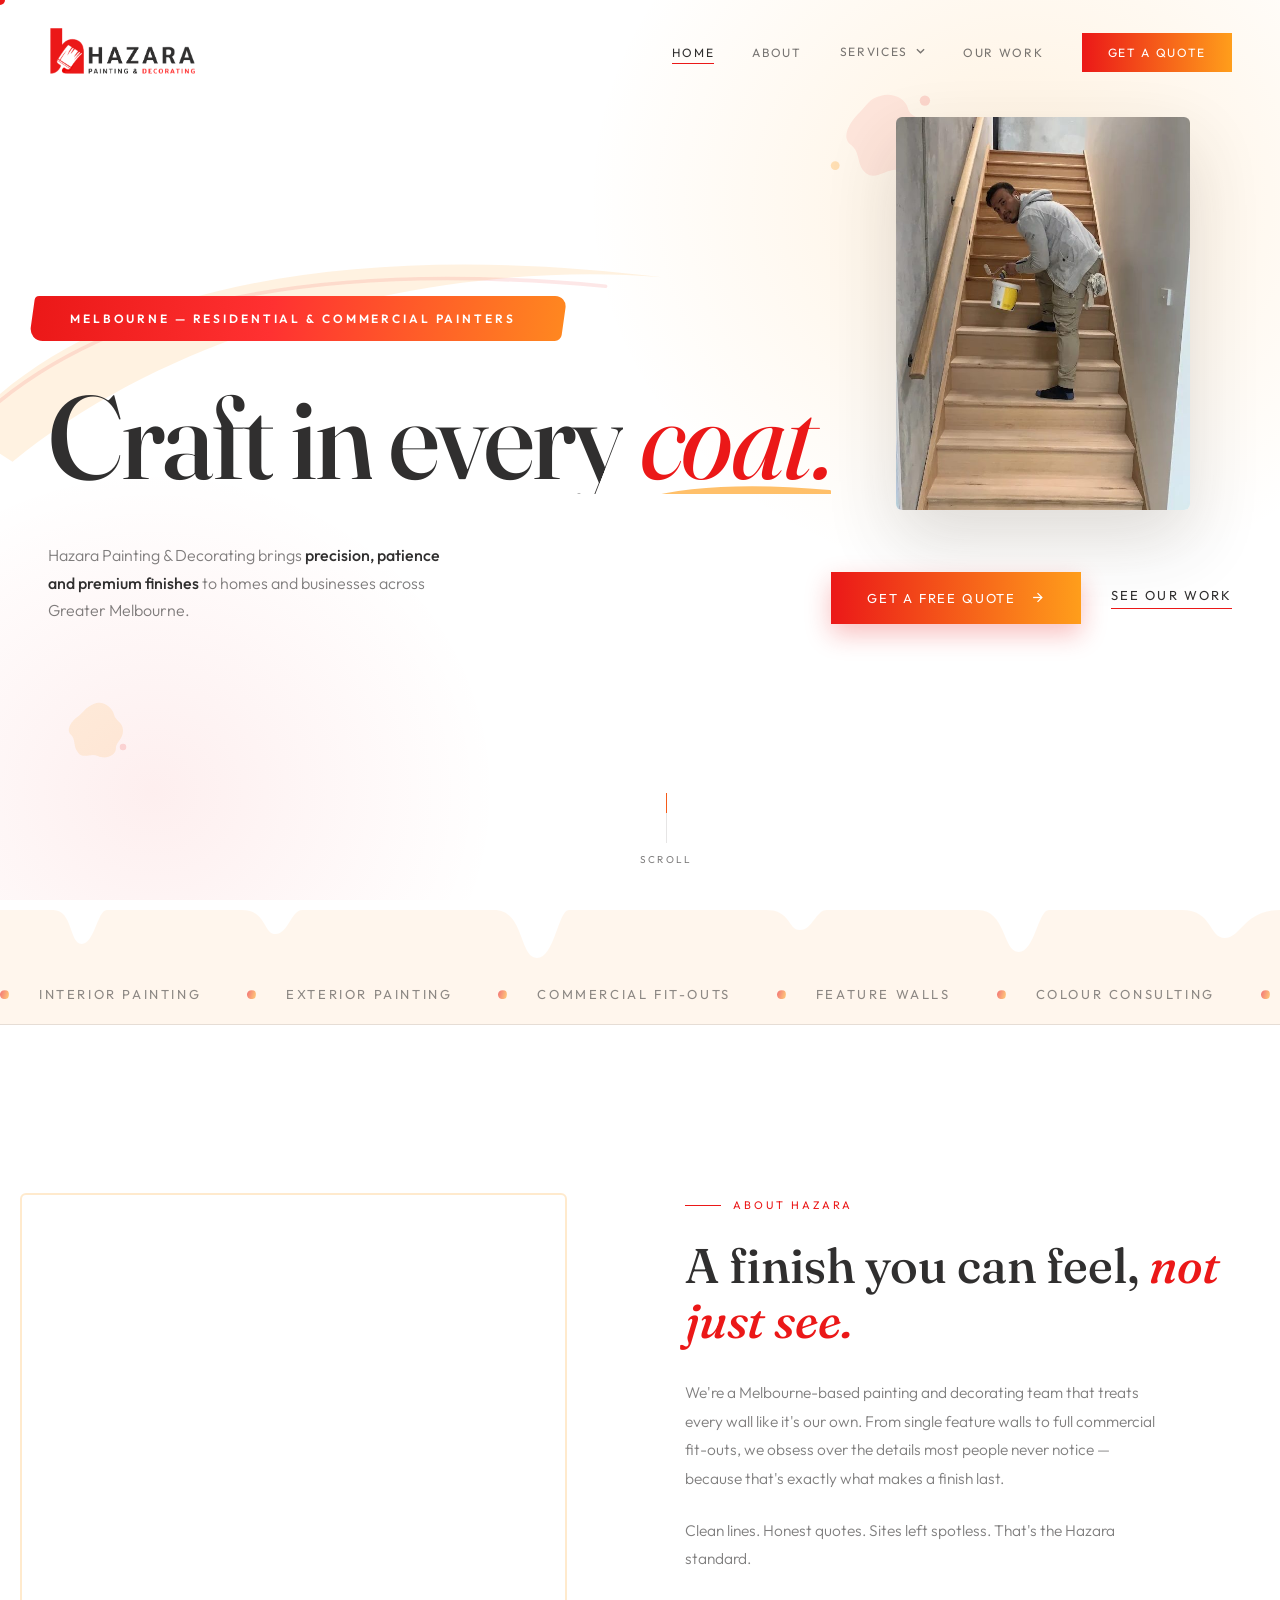
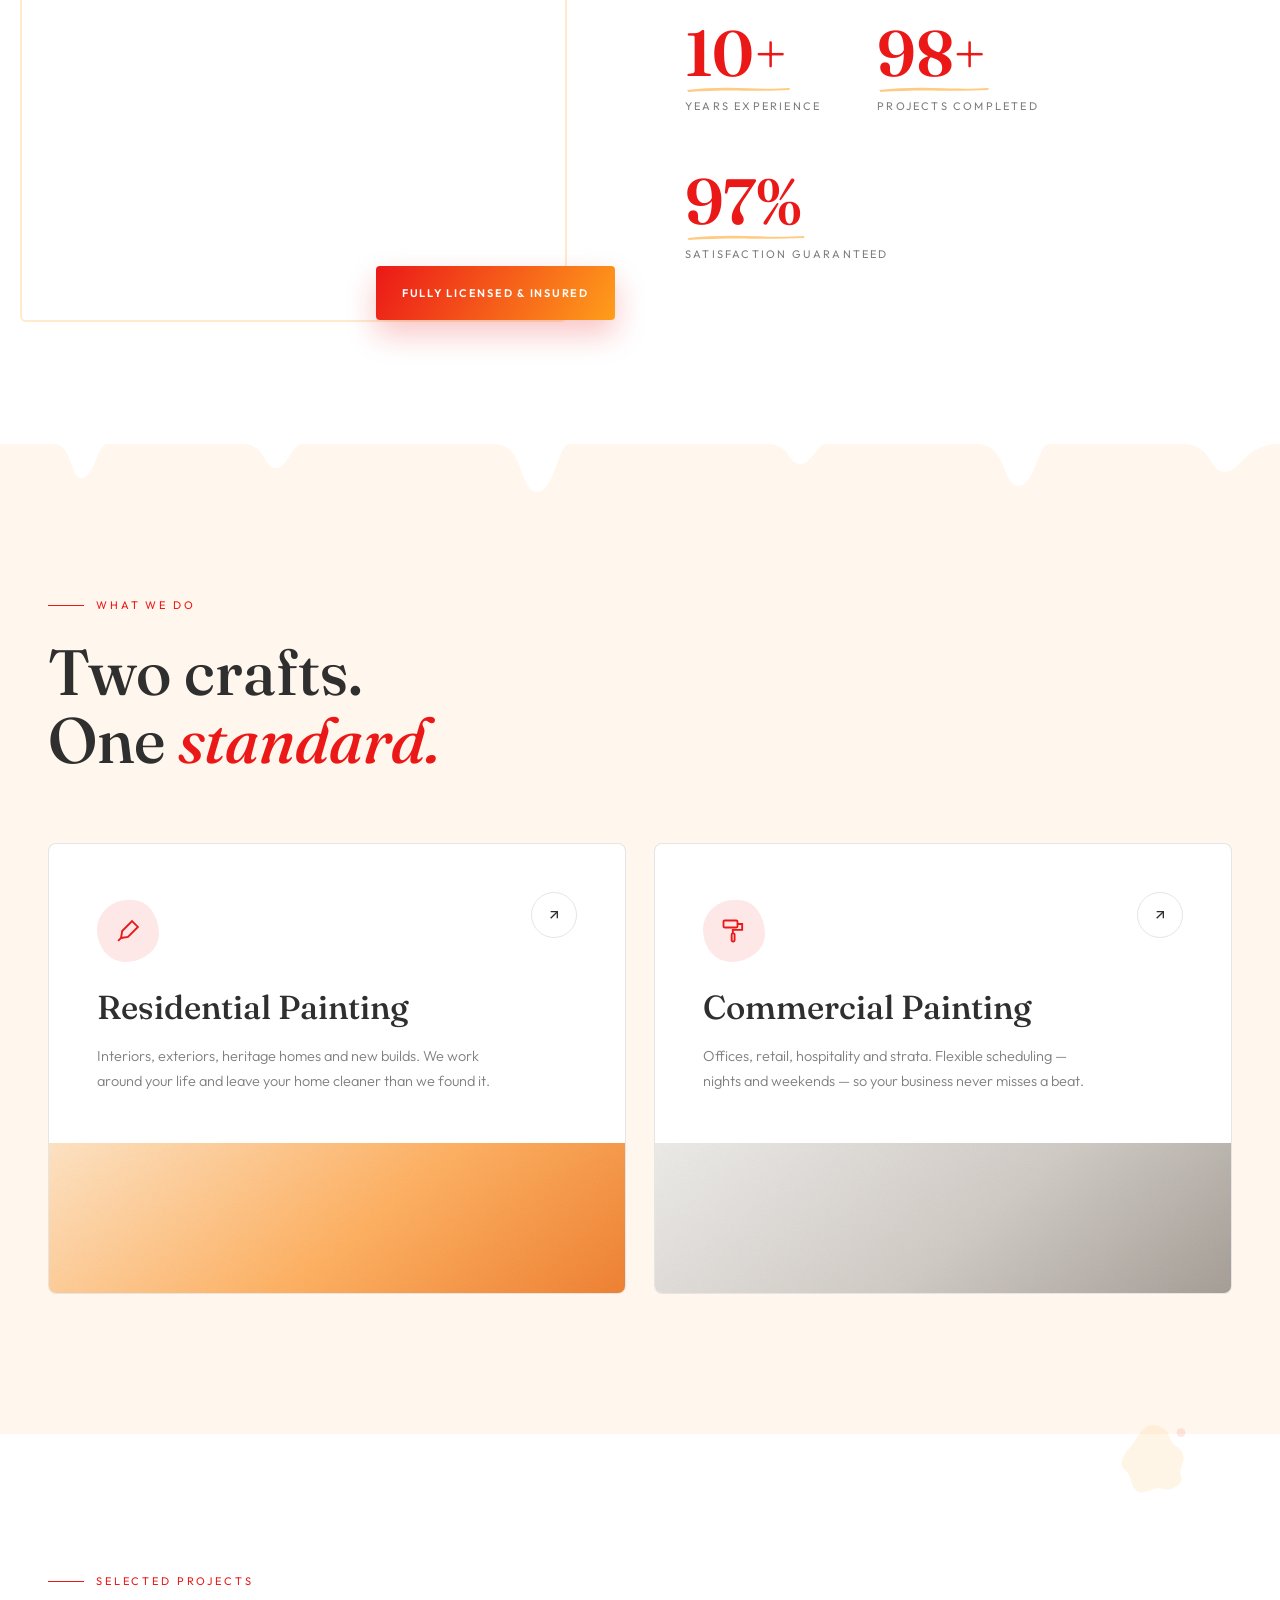
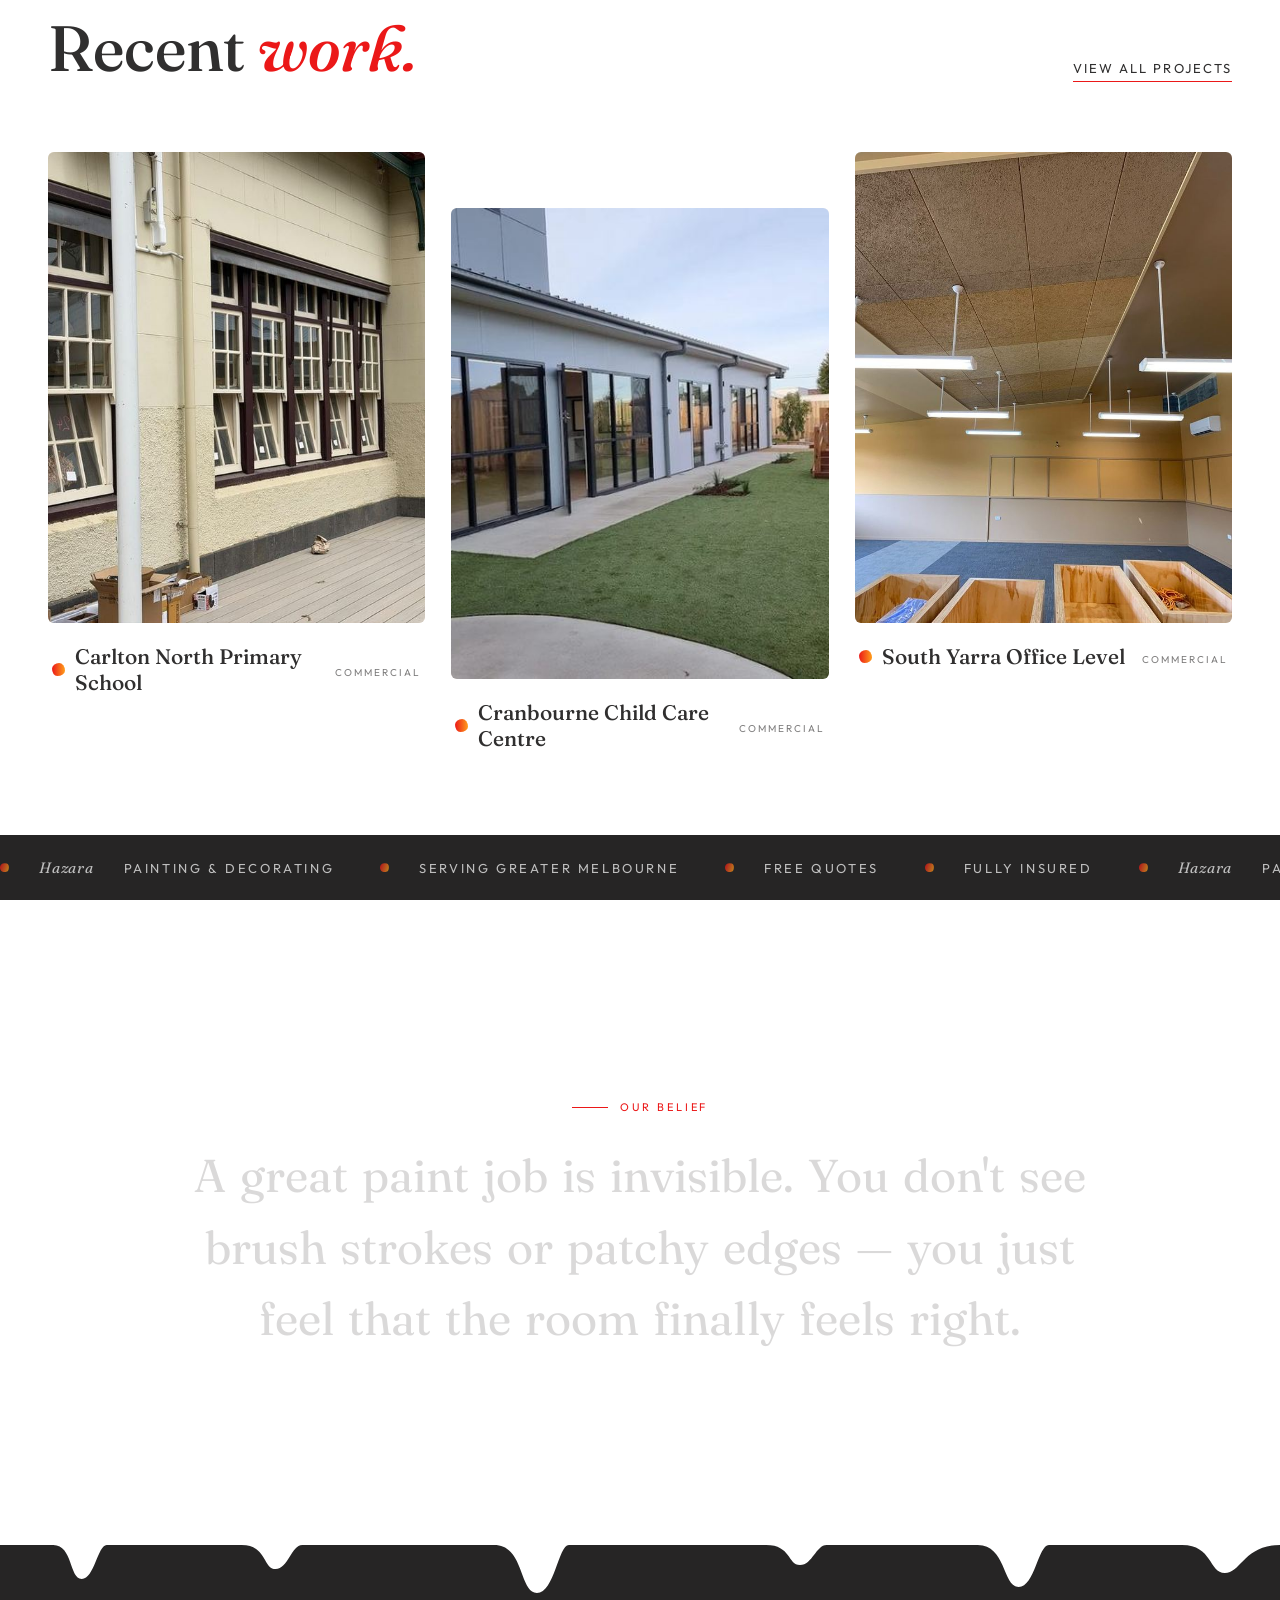
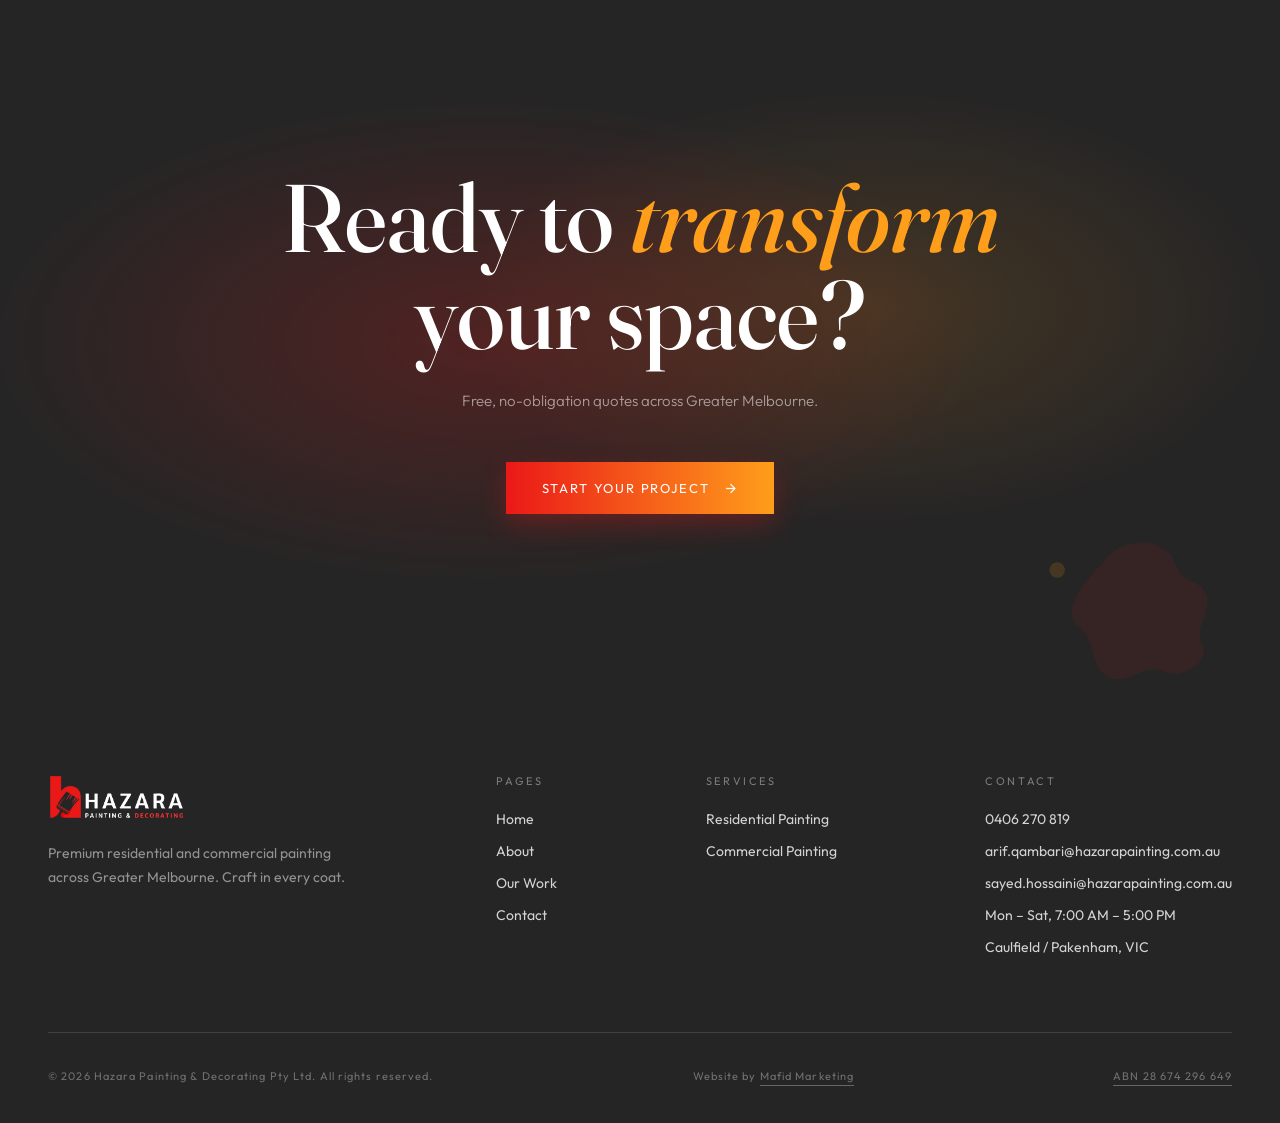
<file: index.html>
<!DOCTYPE html>
<html lang="en">
<head>
<meta charset="UTF-8">
<meta name="viewport" content="width=device-width, initial-scale=1.0">
<title>Hazara Painting &amp; Decorating — Melbourne Painters</title>
<meta name="description" content="Premium residential and commercial painting across Greater Melbourne. Craft in every coat.">
<meta name="theme-color" content="#EB1818">
<link rel="icon" type="image/png" href="/assets/favicon.png">
<link rel="apple-touch-icon" sizes="180x180" href="/assets/apple-touch-icon.png">
<link rel="icon" type="image/png" sizes="32x32" href="/assets/favicon-32.png">
<link rel="canonical" href="https://hazarapainting.com.au/">
<meta property="og:url" content="https://hazarapainting.com.au/">
<meta property="og:type" content="website">
<meta property="og:site_name" content="Hazara Painting &amp; Decorating">
<meta property="og:title" content="Hazara Painting &amp; Decorating — Melbourne Painters">
<meta property="og:description" content="Premium residential and commercial painting across Greater Melbourne. Craft in every coat.">
<meta property="og:image" content="https://hazarapainting.com.au/assets/og-image.jpg">
<meta name="twitter:card" content="summary_large_image">
<meta name="twitter:title" content="Hazara Painting &amp; Decorating — Melbourne Painters">
<meta name="twitter:description" content="Premium residential and commercial painting across Greater Melbourne. Craft in every coat.">
<meta name="twitter:image" content="https://hazarapainting.com.au/assets/og-image.jpg">
<link rel="preconnect" href="https://fonts.googleapis.com">
<link href="https://fonts.googleapis.com/css2?family=Fraunces:ital,opsz,wght@0,9..144,400;0,9..144,500;0,9..144,600;1,9..144,400;1,9..144,500&family=Outfit:wght@300;400;500;600;700&display=swap" rel="stylesheet">
<link rel="stylesheet" href="/css/style.css">
<link rel="stylesheet" href="/css/home-red.css">
<style>
  /* ── HERO ── */
  #hero {
    min-height: 100vh;
    display: flex; flex-direction: column; justify-content: center;
    padding: 130px 48px 110px;
    overflow: hidden;
  }
  .hero-wash {
    position: absolute; inset: 0; pointer-events: none;
    background:
      radial-gradient(ellipse 55% 70% at 80% 22%, rgba(255, 158, 27, 0.14) 0%, transparent 62%),
      radial-gradient(ellipse 45% 60% at 12% 88%, rgba(235, 24, 24, 0.07) 0%, transparent 60%);
  }
  .hero-swoosh {
    position: absolute; left: -60px; top: 22%;
    width: min(58vw, 760px); height: auto;
    transform: rotate(-4deg); z-index: 0;
    pointer-events: none;
  }

  /* (painted stripe + roller styles live in css/home-red.css — shared by all pages) */

  .hero-headline {
    font-family: var(--serif); font-weight: 500;
    font-size: clamp(54px, 9.2vw, 134px);
    line-height: 0.98; letter-spacing: -0.02em;
    position: relative; z-index: 1;
  }
  .hero-headline em {
    font-style: italic; font-weight: 400; color: var(--red);
    position: relative;
  }
  .coat-stroke {
    position: absolute; left: -3%; bottom: -0.1em;
    width: 106%; height: 0.36em;
    overflow: visible; pointer-events: none;
  }
  .coat-stroke path {
    stroke: var(--amber); stroke-width: 11;
    stroke-linecap: round; fill: none; opacity: .65;
    stroke-dasharray: 1; stroke-dashoffset: 1;
    animation: drawStroke .7s 2.6s var(--ease-out) forwards;
  }
  @keyframes drawStroke { to { stroke-dashoffset: 0; } }

  .hero-sub {
    display: flex; justify-content: space-between; align-items: flex-end;
    gap: 40px; flex-wrap: wrap;
    margin-top: 48px; position: relative; z-index: 1;
  }
  .hero-desc {
    max-width: 400px; font-size: 16px; line-height: 1.7;
    color: var(--ink-soft); font-weight: 300;
  }
  .hero-desc strong { color: var(--ink); font-weight: 500; }
  .hero-actions { display: flex; align-items: center; gap: 30px; flex-wrap: wrap; }

  .hero-swatch {
    position: absolute; top: 13%; right: 7%;
    width: clamp(200px, 23vw, 360px); aspect-ratio: 3/4;
    z-index: 0; opacity: 0;
    animation: fadeUp 1.2s 1.9s var(--ease-out) forwards;
    box-shadow: 0 30px 70px rgba(48,47,47,.16);
    border-radius: 6px; overflow: hidden;
  }
  .hero-swatch .ph-inner { position: absolute; inset: 0; }
  .hero-swatch .ph-tag { bottom: auto; top: 12px; }
  .hero-splat-1 { top: 8%; right: 26%; width: 130px; animation: floatY 6s ease-in-out infinite; }
  .hero-splat-2 { bottom: 14%; left: 4%; width: 90px; animation: floatY 7s 1s ease-in-out infinite; }

  .scroll-hint {
    position: absolute; bottom: 34px; left: 50%; transform: translateX(-50%);
    display: flex; flex-direction: column; align-items: center; gap: 10px;
    font-size: 10px; letter-spacing: 0.22em; text-transform: uppercase;
    color: var(--ink-soft); opacity: 0;
    animation: fadeUp 1s 2.9s forwards;
  }
  .scroll-hint-line {
    width: 1px; height: 50px; overflow: hidden; position: relative;
    background: var(--line);
  }
  .scroll-hint-line::after {
    content: ''; position: absolute; top: 0; left: 0; width: 100%; height: 40%;
    background: var(--grad);
    animation: scrollDrop 1.8s var(--ease-inout) infinite;
  }
  @keyframes scrollDrop {
    0% { transform: translateY(-100%); }
    60%, 100% { transform: translateY(260%); }
  }

  /* ── INTRO ── */
  #intro {
    display: grid; grid-template-columns: 1fr 1fr; gap: 90px;
    align-items: center;
  }
  .intro-img { aspect-ratio: 3/4; position: relative; }
  .intro-img .ph { position: absolute; inset: 0; border-radius: 6px; }
  .intro-frame {
    position: absolute; top: 28px; left: -28px; right: 28px; bottom: -28px;
    border: 2px solid var(--amber-soft); border-radius: 6px; z-index: -1;
  }
  .intro-tag {
    position: absolute; bottom: -26px; right: -20px;
    background: linear-gradient(120deg, var(--red), var(--amber));
    color: #fff;
    font-size: 11px; letter-spacing: .16em; text-transform: uppercase; font-weight: 600;
    padding: 20px 26px; z-index: 2; border-radius: 4px;
    box-shadow: 0 14px 30px rgba(235,24,24,.25);
  }
  .intro-headline {
    font-family: var(--serif); font-weight: 500;
    font-size: clamp(36px, 3.8vw, 56px); line-height: 1.12;
    margin-bottom: 28px;
  }
  .intro-headline em { font-style: italic; color: var(--red); }
  .intro-text {
    font-size: 15.5px; line-height: 1.85; color: var(--ink-soft);
    font-weight: 300; margin-bottom: 20px; max-width: 480px;
  }
  .stats-row { display: flex; gap: 56px; margin-top: 48px; flex-wrap: wrap; }
  .stat-num { color: var(--red); position: relative; display: inline-block; padding-bottom: 6px; }
  .stat-num::after {
    content: ''; position: absolute; left: 0; right: -6px; bottom: -2px; height: 8px;
    background: url("data:image/svg+xml,%3Csvg xmlns='http://www.w3.org/2000/svg' viewBox='0 0 200 24' preserveAspectRatio='none'%3E%3Cpath d='M4 15 C40 8 78 7 118 10 C150 12 178 11 196 9 L195 15 C170 17 140 18 108 17 C72 16 36 18 6 21 Z' fill='%23FF9E1B' fill-opacity='0.55'/%3E%3C/svg%3E") no-repeat center / 100% 100%;
  }

  /* ── SERVICES TEASER ── */
  #services-teaser { background: var(--bg-deep); }
  .st-header { display: flex; align-items: flex-end; justify-content: space-between; gap: 30px; flex-wrap: wrap; margin-bottom: 70px; }
  .st-headline {
    font-family: var(--serif); font-weight: 500;
    font-size: clamp(38px, 5vw, 72px); line-height: 1.05;
  }
  .st-headline em { font-style: italic; color: var(--red); }
  .st-grid { display: grid; grid-template-columns: 1fr 1fr; gap: 28px; }
  .st-card {
    position: relative; display: block; text-decoration: none; color: var(--ink);
    background: var(--bg); border: 1px solid var(--line); border-radius: 8px;
    padding: 56px 48px 200px; overflow: hidden;
    transition: border-color .4s, transform .5s var(--ease-out), box-shadow .5s;
  }
  .st-card:hover {
    border-color: rgba(235,24,24,.4);
    transform: translateY(-8px);
    box-shadow: 0 24px 50px rgba(48,47,47,.12);
  }
  .st-icon {
    width: 62px; height: 62px; margin-bottom: 24px;
    border-radius: 50% 42% 55% 45% / 48% 55% 45% 52%;
    background: var(--accent-soft);
    display: flex; align-items: center; justify-content: center;
    transition: transform .5s var(--ease-out), background .4s;
  }
  .st-card:hover .st-icon { transform: rotate(-10deg) scale(1.08); background: var(--amber-soft); }
  .st-icon svg { width: 28px; height: 28px; stroke: var(--red); fill: none; stroke-width: 1.6; }
  .st-card h3 {
    font-family: var(--serif); font-weight: 500;
    font-size: clamp(26px, 2.6vw, 38px); margin-bottom: 16px;
    transition: color .3s;
  }
  .st-card:hover h3 { color: var(--red); }
  .st-card p { font-size: 14.5px; line-height: 1.75; color: var(--ink-soft); font-weight: 300; max-width: 400px; }
  .st-card-arrow {
    position: absolute; top: 48px; right: 48px;
    width: 46px; height: 46px; border: 1px solid var(--line); border-radius: 50%;
    display: flex; align-items: center; justify-content: center;
    transition: background .35s, border-color .35s, transform .45s var(--ease-out);
  }
  .st-card:hover .st-card-arrow {
    background: linear-gradient(120deg, var(--red), var(--amber));
    border-color: transparent;
    transform: rotate(45deg);
  }
  .st-card-arrow svg { width: 16px; height: 16px; stroke: var(--ink); transition: stroke .3s; }
  .st-card:hover .st-card-arrow svg { stroke: #fff; }
  .st-card-strip {
    position: absolute; left: 0; right: 0; bottom: 0; height: 150px;
    transition: height .5s var(--ease-out);
  }
  .st-card:hover .st-card-strip { height: 170px; }

  /* ── FEATURED WORK ── */
  #featured-work { position: relative; }
  .fw-header { display: flex; align-items: flex-end; justify-content: space-between; gap: 30px; flex-wrap: wrap; margin-bottom: 70px; }
  .fw-headline {
    font-family: var(--serif); font-weight: 500;
    font-size: clamp(38px, 5vw, 72px); line-height: 1.05;
  }
  .fw-headline em { font-style: italic; color: var(--red); }
  .fw-grid { display: grid; grid-template-columns: repeat(3, 1fr); gap: 26px; }
  .fw-card { text-decoration: none; color: var(--ink); display: block; }
  .fw-card .ph { aspect-ratio: 4/5; border-radius: 6px; }
  .fw-card:nth-child(2) { transform: translateY(56px); }
  .fw-meta { padding: 20px 4px 0; display: flex; justify-content: space-between; align-items: baseline; gap: 12px; }
  .fw-title { font-family: var(--serif); font-size: 21px; font-weight: 500; display: flex; align-items: center; gap: 10px; }
  .fw-title .swatch {
    width: 13px; height: 13px; flex-shrink: 0;
    background: var(--grad);
    border-radius: 55% 45% 60% 40% / 45% 60% 40% 55%;
  }
  .fw-cat { font-size: 10px; letter-spacing: .2em; text-transform: uppercase; color: var(--ink-soft); white-space: nowrap; }
  .fw-splat { top: -30px; right: 6%; width: 110px; }

  /* ── BELIEF ── */
  #belief { text-align: center; padding-top: 200px; padding-bottom: 180px; }
  .belief-headline {
    font-family: var(--serif); font-weight: 400;
    font-size: clamp(26px, 3.6vw, 50px); line-height: 1.55;
    max-width: 920px; margin: 0 auto;
  }
  .belief-headline .w { color: rgba(48,47,47,0.18); transition: color .35s, background .35s; padding: 0 2px; }
  .belief-headline .w.lit {
    color: var(--ink);
    background: linear-gradient(transparent 58%, var(--amber-soft) 58%, var(--amber-soft) 94%, transparent 94%);
  }
  .belief-headline .w.accent.lit { color: var(--red); font-style: italic; }

  /* ── CTA ── */
  #cta {
    background: #262525; color: #fff;
    text-align: center; overflow: hidden;
    padding: 170px 48px;
  }
  .cta-glow {
    position: absolute; inset: 0;
    background:
      radial-gradient(ellipse 55% 50% at 38% 50%, rgba(235,24,24,.22) 0%, transparent 70%),
      radial-gradient(ellipse 45% 45% at 68% 45%, rgba(255,158,27,.14) 0%, transparent 70%);
    animation: pulseSoft 5s ease-in-out infinite;
  }
  .cta-headline {
    font-family: var(--serif); font-weight: 500;
    font-size: clamp(44px, 7.5vw, 110px); line-height: 1.02;
    margin-bottom: 24px; position: relative;
  }
  .cta-headline em { font-style: italic; color: var(--amber); }
  .cta-sub { font-size: 15px; color: rgba(255,255,255,.55); margin-bottom: 52px; font-weight: 300; position: relative; }
  #cta .btn { position: relative; }
  .cta-splat { bottom: -40px; right: 3%; width: 220px; opacity: .5; }

  @media (max-width: 900px) {
    #hero { padding: 120px 24px 110px; }
    .hero-swatch, .hero-swoosh, .hero-splat-1 { display: none; }
    #intro { grid-template-columns: 1fr; gap: 0; }
    .intro-img { display: none; } /* placeholder panel hidden on mobile until a real photo exists */
    .st-grid { grid-template-columns: 1fr; }
    .st-card { padding: 44px 28px 190px; }
    .fw-grid { grid-template-columns: 1fr; }
    .fw-card:nth-child(2) { transform: none; }
  }
</style>
<script type="application/ld+json">
{
  "@context": "https://schema.org",
  "@type": "HousePainter",
  "name": "Hazara Painting & Decorating Pty Ltd",
  "image": "https://hazarapainting.com.au/assets/logo.png",
  "logo": "https://hazarapainting.com.au/assets/logo.png",
  "telephone": "+61 406 270 819",
  "email": "arif.qambari@hazarapainting.com.au",
  "url": "https://hazarapainting.com.au/",
  "taxID": "28674296649",
  "address": [
    { "@type": "PostalAddress", "addressLocality": "Caulfield", "addressRegion": "VIC", "addressCountry": "AU" },
    { "@type": "PostalAddress", "addressLocality": "Pakenham", "addressRegion": "VIC", "addressCountry": "AU" }
  ],
  "areaServed": "Greater Melbourne",
  "openingHoursSpecification": {
    "@type": "OpeningHoursSpecification",
    "dayOfWeek": ["Monday","Tuesday","Wednesday","Thursday","Friday","Saturday"],
    "opens": "07:00",
    "closes": "17:00"
  },
  "priceRange": "$"
}
</script>
</head>
<body>
<a class="skip-link" href="#hero">Skip to content</a>

<div id="wipe">
  <span class="wipe-word"><img src="/assets/mark.png" alt="" class="wipe-mark"></span>
  <div class="wipe-col"></div>
  <div class="wipe-col"></div>
  <div class="wipe-col"></div>
  <div class="wipe-col"></div>
</div>
<div id="cursor"><span class="cursor-label"></span></div>
<div id="cursor-ring"></div>

<nav>
  <a href="/" class="nav-logo" aria-label="Hazara Painting & Decorating — home">
    <img src="/assets/logo.png" alt="Hazara Painting & Decorating" class="nav-logo-img">
  </a>
  <button class="nav-burger" aria-label="Menu"><span></span><span></span><span></span></button>
  <ul class="nav-links">
    <li><a href="/" class="active">Home</a></li>
    <li><a href="/about/">About</a></li>
    <li class="nav-drop">
      <span class="nav-drop-label">Services
        <svg viewBox="0 0 10 6" fill="none" stroke-width="1.5"><polyline points="1 1 5 5 9 1"/></svg>
      </span>
      <ul class="nav-drop-menu">
        <li><a href="/residential/">Residential Painting</a></li>
        <li><a href="/commercial/">Commercial Painting</a></li>
      </ul>
    </li>
    <li><a href="/work/">Our Work</a></li>
    <li><a href="/contact/" class="nav-cta">Get a Quote</a></li>
  </ul>
</nav>

<!-- ═══ HERO ═══ -->
<section id="hero">
  <div class="hero-wash"></div>

  <svg class="hero-swoosh" viewBox="0 0 600 220" fill="none">
    <path d="M14 168 C120 62 330 34 586 84 C420 58 200 92 52 196 Z" fill="#FF9E1B" opacity="0.13"/>
    <path d="M40 150 C150 70 320 52 540 88" stroke="#EB1818" stroke-opacity="0.10" stroke-width="3" stroke-linecap="round"/>
  </svg>

  <svg class="splat hero-splat-1" viewBox="0 0 100 100">
    <path d="M50 18c8-2 18 2 20 10s12 6 14 14-6 14-2 22-10 16-18 12-18 8-26 2-4-16-12-22 0-18 6-24 8-12 18-14z" fill="#EB1818" opacity=".08"/>
    <circle cx="83" cy="22" r="4" fill="#EB1818" opacity=".14"/>
    <circle cx="14" cy="72" r="3.4" fill="#FF9E1B" opacity=".28"/>
  </svg>
  <svg class="splat hero-splat-2" viewBox="0 0 100 100">
    <path d="M48 22c10-4 20 4 22 12s10 8 10 18-8 12-8 20-12 12-20 8-16 4-22-4-2-14-8-20 2-16 8-20 8-10 18-14z" fill="#FF9E1B" opacity=".13"/>
    <circle cx="80" cy="70" r="3.6" fill="#EB1818" opacity=".14"/>
  </svg>

  <div class="hero-swatch">
    <img src="/assets/hero-painter.jpg" class="ph-img" alt="Hazara painter working on a staircase with a roller">
  </div>

  <!-- roller paints the stripe, then the eyebrow appears on it -->
  <div class="paint-stripe">
    <div class="stripe-fill">
      <svg class="stripe-roller" viewBox="0 0 90 130">
        <defs>
          <linearGradient id="rollGrad" x1="0" y1="0" x2="0" y2="1">
            <stop offset="0" stop-color="#FF3131"/>
            <stop offset="1" stop-color="#FF9E1B"/>
          </linearGradient>
        </defs>
        <path d="M52 44 L76 20 L84 28 L62 52" fill="none" stroke="#5B5757" stroke-width="7" stroke-linejoin="round"/>
        <rect x="66" y="2" width="30" height="13" rx="6.5" transform="rotate(42 81 8)" fill="#302F2F"/>
        <rect x="28" y="36" width="27" height="80" rx="13" fill="url(#rollGrad)" stroke="#B80F0F" stroke-width="1.5"/>
        <rect x="33" y="42" width="6" height="68" rx="3" fill="rgba(255,255,255,.4)"/>
      </svg>
    </div>
    <span class="stripe-text">Melbourne — Residential &amp; Commercial Painters</span>
  </div>

  <h1 class="hero-headline word-reveal">
    <span class="word"><span>Craft</span></span>
    <span class="word"><span>in</span></span>
    <span class="word"><span>every</span></span>
    <span class="word"><span><em>coat.<svg class="coat-stroke" viewBox="0 0 220 30" preserveAspectRatio="none"><path d="M8 20 C60 11 130 9 212 14" pathLength="1"/></svg></em></span></span>
  </h1>

  <div class="hero-sub">
    <p class="hero-desc fade-up-load d1">Hazara Painting &amp; Decorating brings <strong>precision, patience and premium finishes</strong> to homes and businesses across Greater Melbourne.</p>
    <div class="hero-actions fade-up-load d2">
      <a href="/contact/" class="btn btn-grad" data-magnetic>
        <span>Get a Free Quote</span>
        <svg viewBox="0 0 24 24" fill="none" stroke="currentColor" stroke-width="2"><line x1="5" y1="12" x2="19" y2="12"/><polyline points="12 5 19 12 12 19"/></svg>
      </a>
      <a href="/work/" class="link-underline">See Our Work</a>
    </div>
  </div>

  <div class="scroll-hint">
    <div class="scroll-hint-line"></div>
    Scroll
  </div>
</section>

<!-- drip: hero white drips onto the warm marquee band -->
<div class="drip-sep" style="background: var(--bg-deep);">
  <svg viewBox="0 0 1440 64" preserveAspectRatio="none">
    <path fill="#FFFFFF" d="M0 0 H1440 V10 C1400 10 1396 38 1378 38 C1360 38 1364 10 1330 10 H1180 C1168 10 1164 52 1146 52 C1128 52 1132 10 1100 10 H930 C918 10 914 30 900 30 C886 30 890 10 862 10 H640 C628 10 624 58 604 58 C584 58 590 10 556 10 H340 C328 10 324 34 310 34 C296 34 300 10 272 10 H120 C110 10 106 44 92 44 C78 44 82 10 60 10 H0 Z"/>
  </svg>
</div>

<!-- ═══ MARQUEE ═══ -->
<div class="marquee-wrap" style="border-top: none;">
  <div class="marquee-track">
    <div class="marquee-item"><span class="marquee-dot"></span> Interior Painting</div>
    <div class="marquee-item"><span class="marquee-dot"></span> Exterior Painting</div>
    <div class="marquee-item"><span class="marquee-dot"></span> Commercial Fit-Outs</div>
    <div class="marquee-item"><span class="marquee-dot"></span> Feature Walls</div>
    <div class="marquee-item"><span class="marquee-dot"></span> Colour Consulting</div>
    <div class="marquee-item"><span class="marquee-dot"></span> Wallpaper &amp; Finishes</div>
    <div class="marquee-item"><span class="marquee-dot"></span> Interior Painting</div>
    <div class="marquee-item"><span class="marquee-dot"></span> Exterior Painting</div>
    <div class="marquee-item"><span class="marquee-dot"></span> Commercial Fit-Outs</div>
    <div class="marquee-item"><span class="marquee-dot"></span> Feature Walls</div>
    <div class="marquee-item"><span class="marquee-dot"></span> Colour Consulting</div>
    <div class="marquee-item"><span class="marquee-dot"></span> Wallpaper &amp; Finishes</div>
  </div>
</div>

<!-- ═══ INTRO ═══ -->
<section id="intro" class="section-pad">
  <div class="intro-img reveal-left">
    <div class="intro-frame"></div>
    <div class="ph clip-reveal">
      <div class="ph-inner ph-fill-1"></div>
      <div class="ph-noise"></div>
    </div>
    <div class="intro-tag">Fully Licensed &amp; Insured</div>
  </div>

  <div class="intro-right">
    <p class="section-label roll-reveal">About Hazara</p>
    <h2 class="intro-headline roll-reveal">A finish you can feel, <em>not just see.</em></h2>
    <p class="intro-text roll-reveal">We're a Melbourne-based painting and decorating team that treats every wall like it's our own. From single feature walls to full commercial fit-outs, we obsess over the details most people never notice — because that's exactly what makes a finish last.</p>
    <p class="intro-text roll-reveal">Clean lines. Honest quotes. Sites left spotless. That's the Hazara standard.</p>
    <div class="stats-row reveal" data-delay="3">
      <div class="stat">
        <div class="stat-num" data-count="10" data-suffix="+">0</div>
        <div class="stat-label">Years Experience</div>
      </div>
      <div class="stat">
        <div class="stat-num" data-count="100" data-suffix="+">0</div>
        <div class="stat-label">Projects Completed</div>
      </div>
      <div class="stat">
        <div class="stat-num" data-count="100" data-suffix="%">0</div>
        <div class="stat-label">Satisfaction Guaranteed</div>
      </div>
    </div>
  </div>
</section>

<!-- drip: white intro drips onto the warm services band -->
<div class="drip-sep" style="background: var(--bg-deep);">
  <svg viewBox="0 0 1440 64" preserveAspectRatio="none">
    <path fill="#FFFFFF" d="M0 0 H1440 V10 C1400 10 1396 38 1378 38 C1360 38 1364 10 1330 10 H1180 C1168 10 1164 52 1146 52 C1128 52 1132 10 1100 10 H930 C918 10 914 30 900 30 C886 30 890 10 862 10 H640 C628 10 624 58 604 58 C584 58 590 10 556 10 H340 C328 10 324 34 310 34 C296 34 300 10 272 10 H120 C110 10 106 44 92 44 C78 44 82 10 60 10 H0 Z"/>
  </svg>
</div>

<!-- ═══ SERVICES TEASER ═══ -->
<section id="services-teaser" class="section-pad" style="padding-top: 100px;">
  <div class="st-header">
    <div>
      <p class="section-label roll-reveal">What We Do</p>
      <h2 class="st-headline roll-reveal">Two crafts.<br>One <em>standard.</em></h2>
    </div>
  </div>

  <div class="st-grid">
    <a href="/residential/" class="st-card reveal" data-delay="1" data-cursor="view" data-cursor-label="Explore">
      <div class="st-icon">
        <svg viewBox="0 0 24 24"><path d="M15.5 3.5l5 5-8.5 8.5-6 1 1-6 8.5-8.5z"/><path d="M7 17l-3.5 3.5"/></svg>
      </div>
      <h3>Residential Painting</h3>
      <p>Interiors, exteriors, heritage homes and new builds. We work around your life and leave your home cleaner than we found it.</p>
      <div class="st-card-arrow">
        <svg viewBox="0 0 24 24" fill="none" stroke-width="2"><line x1="7" y1="17" x2="17" y2="7"/><polyline points="7 7 17 7 17 17"/></svg>
      </div>
      <div class="st-card-strip ph">
        <div class="ph-inner ph-fill-3"></div>
        <div class="ph-noise"></div>
      </div>
    </a>

    <a href="/commercial/" class="st-card reveal" data-delay="2" data-cursor="view" data-cursor-label="Explore">
      <div class="st-icon">
        <svg viewBox="0 0 24 24"><rect x="3" y="3" width="12" height="6" rx="1"/><path d="M15 6h4v5h-8v3"/><rect x="10" y="14" width="2.5" height="7" rx="1"/></svg>
      </div>
      <h3>Commercial Painting</h3>
      <p>Offices, retail, hospitality and strata. Flexible scheduling — nights and weekends — so your business never misses a beat.</p>
      <div class="st-card-arrow">
        <svg viewBox="0 0 24 24" fill="none" stroke-width="2"><line x1="7" y1="17" x2="17" y2="7"/><polyline points="7 7 17 7 17 17"/></svg>
      </div>
      <div class="st-card-strip ph">
        <div class="ph-inner ph-fill-4"></div>
        <div class="ph-noise"></div>
      </div>
    </a>
  </div>
</section>

<!-- ═══ FEATURED WORK ═══ -->
<section id="featured-work" class="section-pad">
  <svg class="splat fw-splat" viewBox="0 0 100 100">
    <path d="M50 20c9-3 18 3 20 11s10 7 12 15-5 13-2 20-9 14-17 11-16 7-23 2-4-14-11-19 0-16 5-21 7-14 16-19z" fill="#FF9E1B" opacity=".1"/>
    <circle cx="80" cy="26" r="4" fill="#EB1818" opacity=".1"/>
  </svg>

  <div class="fw-header">
    <div>
      <p class="section-label roll-reveal">Selected Projects</p>
      <h2 class="fw-headline roll-reveal">Recent <em>work.</em></h2>
    </div>
    <a href="/work/" class="link-underline reveal" data-delay="2">View All Projects</a>
  </div>

  <div class="fw-grid">
    <a href="/work/" class="fw-card reveal" data-delay="1" data-cursor="view" data-cursor-label="View">
      <div class="ph"><img src="/assets/work-heritage.jpg" class="ph-img" alt="Carlton North Primary School — heritage exterior repaint" loading="lazy" decoding="async"></div>
      <div class="fw-meta">
        <span class="fw-title"><span class="swatch"></span>Carlton North Primary School</span>
        <span class="fw-cat">Commercial</span>
      </div>
    </a>
    <a href="/work/" class="fw-card reveal" data-delay="2" data-cursor="view" data-cursor-label="View">
      <div class="ph"><img src="/assets/work-childcare.jpg" class="ph-img" alt="Freshly painted child care centre and courtyard" loading="lazy" decoding="async"></div>
      <div class="fw-meta">
        <span class="fw-title"><span class="swatch"></span>Cranbourne Child Care Centre</span>
        <span class="fw-cat">Commercial</span>
      </div>
    </a>
    <a href="/work/" class="fw-card reveal" data-delay="3" data-cursor="view" data-cursor-label="View">
      <div class="ph"><img src="/assets/work-office.jpg" class="ph-img" alt="Commercial fit-out with acoustic ceiling panels" loading="lazy" decoding="async"></div>
      <div class="fw-meta">
        <span class="fw-title"><span class="swatch"></span>South Yarra Office Level</span>
        <span class="fw-cat">Commercial</span>
      </div>
    </a>
  </div>
</section>

<!-- ═══ MARQUEE 2 ═══ -->
<div class="marquee-wrap dark reverse">
  <div class="marquee-track">
    <div class="marquee-item"><span class="marquee-dot"></span> <em>Hazara</em> Painting &amp; Decorating</div>
    <div class="marquee-item"><span class="marquee-dot"></span> Serving Greater Melbourne</div>
    <div class="marquee-item"><span class="marquee-dot"></span> Free Quotes</div>
    <div class="marquee-item"><span class="marquee-dot"></span> Fully Insured</div>
    <div class="marquee-item"><span class="marquee-dot"></span> <em>Hazara</em> Painting &amp; Decorating</div>
    <div class="marquee-item"><span class="marquee-dot"></span> Serving Greater Melbourne</div>
    <div class="marquee-item"><span class="marquee-dot"></span> Free Quotes</div>
    <div class="marquee-item"><span class="marquee-dot"></span> Fully Insured</div>
  </div>
</div>

<!-- ═══ BELIEF ═══ -->
<section id="belief" class="section-pad">
  <p class="section-label reveal" style="justify-content:center;">Our Belief</p>
  <p class="belief-headline words-highlight">
    <span class="w">A</span> <span class="w">great</span> <span class="w">paint</span> <span class="w">job</span>
    <span class="w">is</span> <span class="w">invisible.</span>
    <span class="w">You</span> <span class="w">don't</span> <span class="w">see</span> <span class="w">brush</span> <span class="w">strokes</span>
    <span class="w">or</span> <span class="w">patchy</span> <span class="w">edges</span> <span class="w">—</span>
    <span class="w">you</span> <span class="w">just</span> <span class="w">feel</span>
    <span class="w">that</span> <span class="w">the</span> <span class="w">room</span>
    <span class="w accent">finally</span> <span class="w accent">feels</span> <span class="w accent">right.</span>
  </p>
</section>

<!-- drip: white belief section drips onto the charcoal CTA -->
<div class="drip-sep" style="background: #262525;">
  <svg viewBox="0 0 1440 64" preserveAspectRatio="none">
    <path fill="#FFFFFF" d="M0 0 H1440 V10 C1400 10 1396 38 1378 38 C1360 38 1364 10 1330 10 H1180 C1168 10 1164 52 1146 52 C1128 52 1132 10 1100 10 H930 C918 10 914 30 900 30 C886 30 890 10 862 10 H640 C628 10 624 58 604 58 C584 58 590 10 556 10 H340 C328 10 324 34 310 34 C296 34 300 10 272 10 H120 C110 10 106 44 92 44 C78 44 82 10 60 10 H0 Z"/>
  </svg>
</div>

<!-- ═══ CTA ═══ -->
<section id="cta">
  <div class="cta-glow"></div>
  <svg class="splat cta-splat" viewBox="0 0 100 100">
    <path d="M50 18c8-2 18 2 20 10s12 6 14 14-6 14-2 22-10 16-18 12-18 8-26 2-4-16-12-22 0-18 6-24 8-12 18-14z" fill="#EB1818" opacity=".16"/>
    <circle cx="16" cy="30" r="3.5" fill="#FF9E1B" opacity=".3"/>
  </svg>
  <h2 class="cta-headline roll-reveal">Ready to <em>transform</em><br>your space?</h2>
  <p class="cta-sub roll-reveal">Free, no-obligation quotes across Greater Melbourne.</p>
  <a href="/contact/" class="btn btn-grad reveal" data-delay="2" data-magnetic>
    <span>Start Your Project</span>
    <svg viewBox="0 0 24 24" fill="none" stroke="currentColor" stroke-width="2"><line x1="5" y1="12" x2="19" y2="12"/><polyline points="12 5 19 12 12 19"/></svg>
  </a>
</section>

<!-- ═══ FOOTER ═══ -->
<footer>
  <div class="footer-top">
    <div class="footer-brand">
      <img src="/assets/logo-white.png" alt="Hazara Painting & Decorating" class="footer-logo-img" loading="lazy" decoding="async">
      <p>Premium residential and commercial painting across Greater Melbourne. Craft in every coat.</p>
    </div>
    <div class="footer-col">
      <h4>Pages</h4>
      <ul>
        <li><a href="/">Home</a></li>
        <li><a href="/about/">About</a></li>
        <li><a href="/work/">Our Work</a></li>
        <li><a href="/contact/">Contact</a></li>
      </ul>
    </div>
    <div class="footer-col">
      <h4>Services</h4>
      <ul>
        <li><a href="/residential/">Residential Painting</a></li>
        <li><a href="/commercial/">Commercial Painting</a></li>
      </ul>
    </div>
    <div class="footer-col">
      <h4>Contact</h4>
      <ul>
        <li><a href="tel:+61406270819">0406 270 819</a></li>
        <li><a href="mailto:arif.qambari@hazarapainting.com.au">arif.qambari@hazarapainting.com.au</a></li>
        <li><a href="mailto:sayed.hossaini@hazarapainting.com.au">sayed.hossaini@hazarapainting.com.au</a></li>
        <li><span>Mon – Sat, 7:00 AM – 5:00 PM</span></li>
        <li><span>Caulfield / Pakenham, VIC</span></li>
      </ul>
    </div>
  </div>
  <div class="footer-bottom">
    <span>© 2026 Hazara Painting &amp; Decorating Pty Ltd. All rights reserved.</span>
    <span>Website by <a href="https://mafidmarketing.com.au/" target="_blank" rel="noopener">Mafid Marketing</a></span>
    <span><a href="https://abr.business.gov.au/ABN/View/28674296649" target="_blank" rel="noopener">ABN 28 674 296 649</a></span>
  </div>
</footer>

<script src="/js/main.js"></script>
<script>
// ── ROLLER TEXT REVEAL: mini roller paints text on as it scrolls into view ──
(function () {
  const els = document.querySelectorAll('.roll-reveal');
  if (!els.length) return;
  // fail-safe: no IntersectionObserver → never wrap, text stays plainly visible
  if (!('IntersectionObserver' in window)) return;

  const ROLLER_SVG =
    '<svg viewBox="0 0 90 130" aria-hidden="true">' +
    '<path d="M52 44 L76 20 L84 28 L62 52" fill="none" stroke="#5B5757" stroke-width="7" stroke-linejoin="round"/>' +
    '<rect x="66" y="2" width="30" height="13" rx="6.5" transform="rotate(42 81 8)" fill="#302F2F"/>' +
    '<rect x="28" y="36" width="27" height="80" rx="13" fill="#EB1818" stroke="#B80F0F" stroke-width="1.5"/>' +
    '<rect x="33" y="42" width="6" height="68" rx="3" fill="rgba(255,255,255,.45)"/>' +
    '</svg>';

  els.forEach(el => {
    // paragraphs spanning multiple lines get a full-height roller
    const lh = parseFloat(getComputedStyle(el).lineHeight) || 26;
    const tall = el.offsetHeight > lh * 1.7;

    // move the element's content into a clip wrapper (keeps the roller
    // itself outside the clipped region so it never gets cut off)
    const clip = document.createElement('span');
    clip.className = 'rr-clip';
    while (el.firstChild) clip.appendChild(el.firstChild);
    el.appendChild(clip);

    const r = document.createElement('span');
    r.className = 'rr-roller' + (tall ? ' rr-tall' : '');
    r.innerHTML = ROLLER_SVG;
    el.appendChild(r);
  });

  const io = new IntersectionObserver(entries => {
    entries.forEach(e => {
      if (e.isIntersecting) {
        e.target.classList.add('visible');
        io.unobserve(e.target);
      }
    });
  }, { threshold: 0.15 });

  els.forEach(el => io.observe(el));
})();
</script>
</body>
</html>
</file>
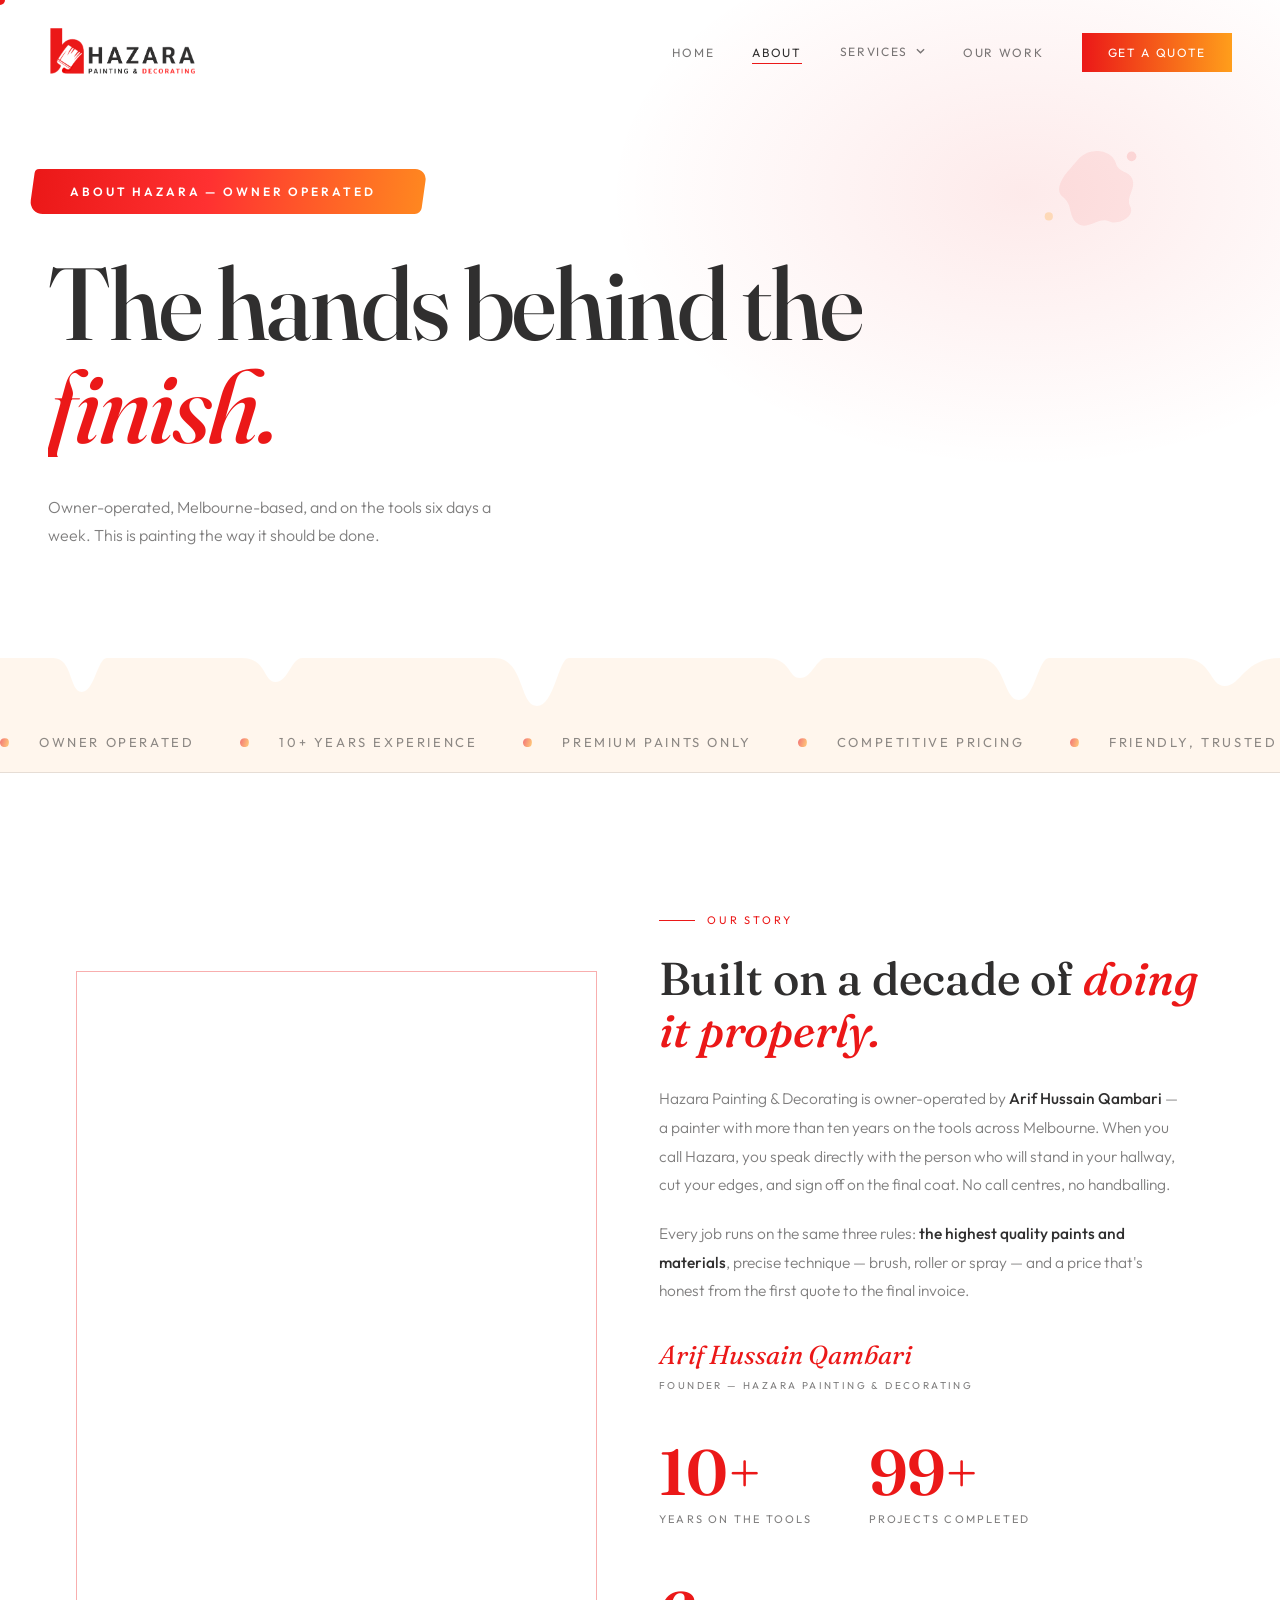
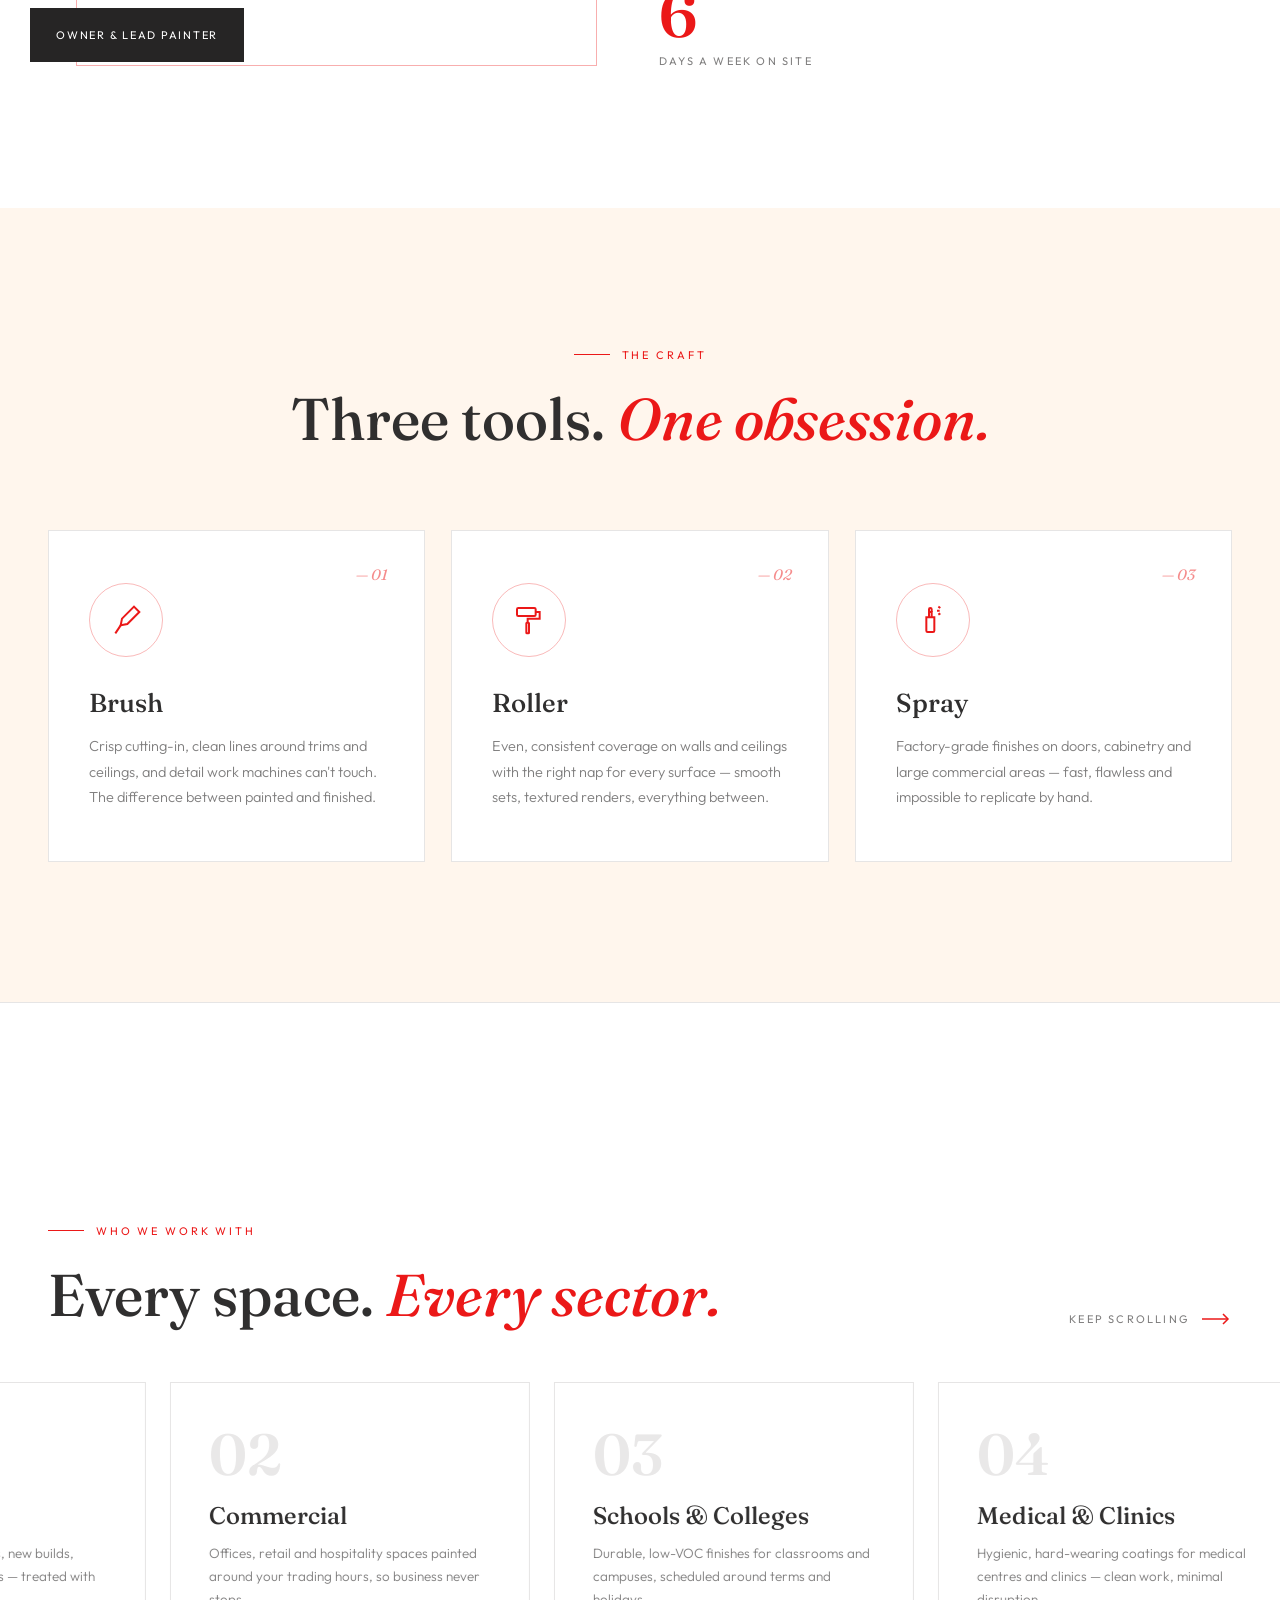
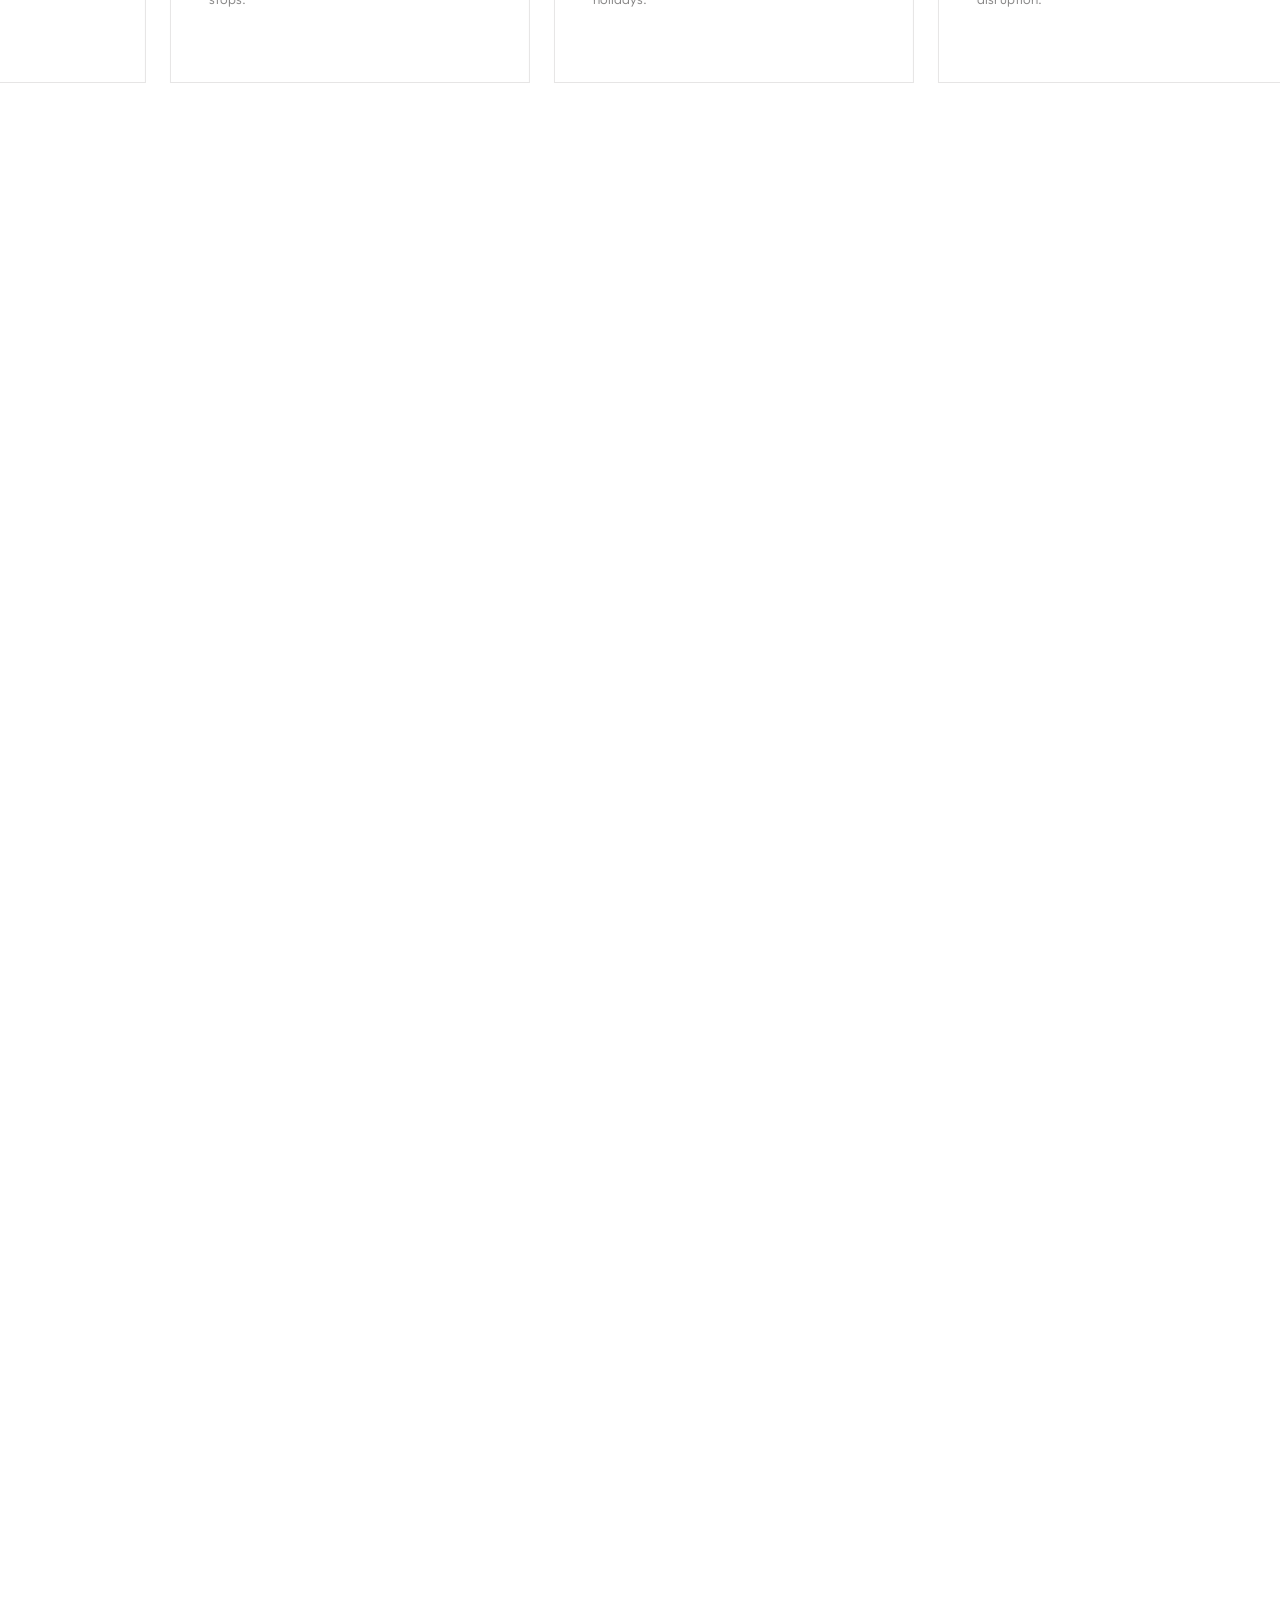
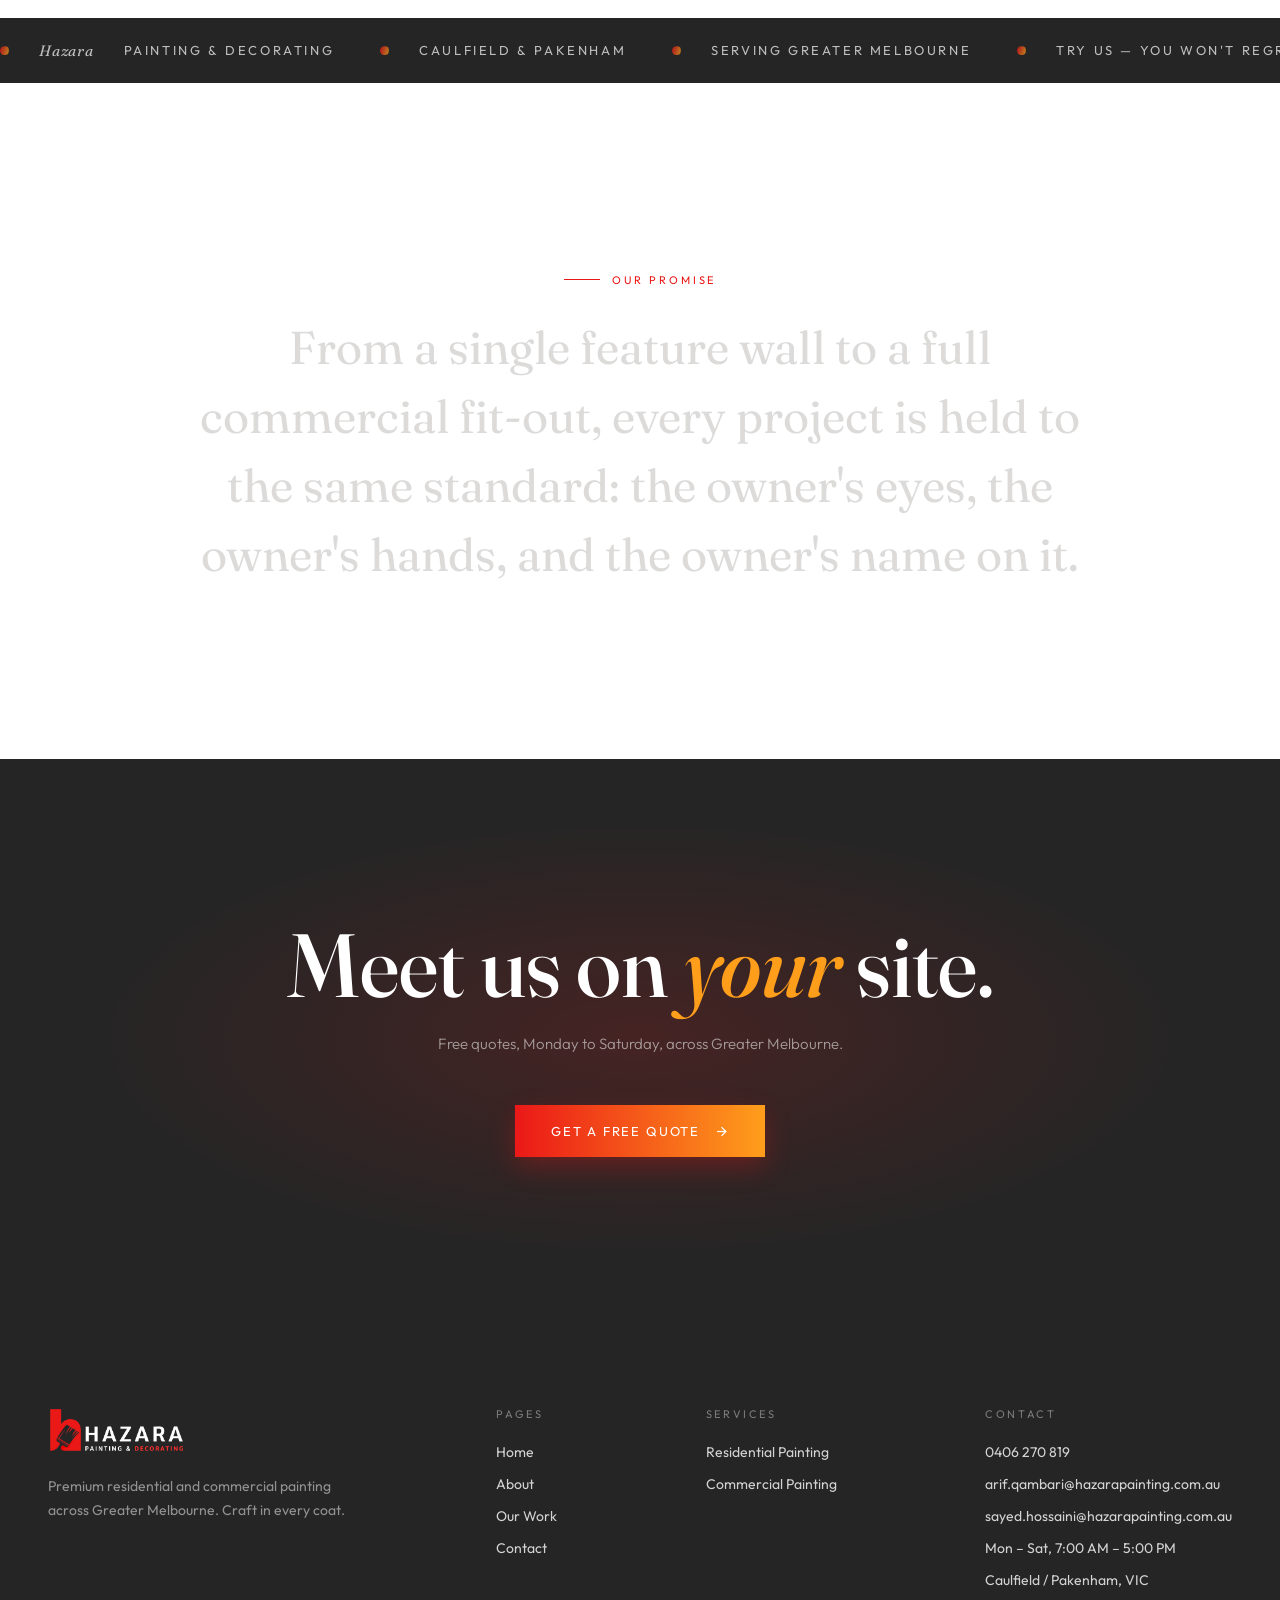
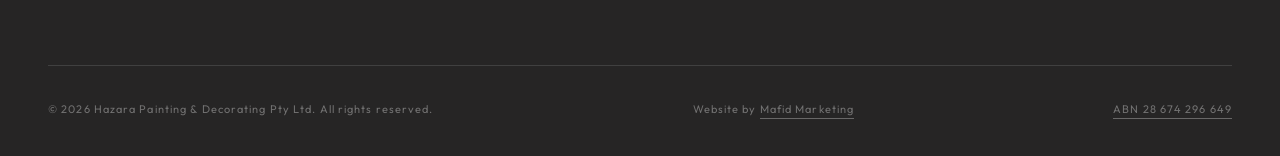
<file: about/index.html>
<!DOCTYPE html>
<html lang="en">
<head>
<meta charset="UTF-8">
<meta name="viewport" content="width=device-width, initial-scale=1.0">
<title>About — Hazara Painting &amp; Decorating</title>
<meta name="description" content="Owner-operated by Arif Hussain Qambari with over 10 years on the tools. Premium painting across Greater Melbourne.">
<link rel="preconnect" href="https://fonts.googleapis.com">
<link href="https://fonts.googleapis.com/css2?family=Fraunces:ital,opsz,wght@0,9..144,400;0,9..144,500;0,9..144,600;1,9..144,400;1,9..144,500&family=Outfit:wght@300;400;500;600&display=swap" rel="stylesheet">
<link rel="stylesheet" href="/css/style.css">
<link rel="stylesheet" href="/css/home-red.css">
<meta name="theme-color" content="#EB1818">
<link rel="icon" type="image/png" href="/assets/favicon.png">
<link rel="apple-touch-icon" sizes="180x180" href="/assets/apple-touch-icon.png">
<link rel="icon" type="image/png" sizes="32x32" href="/assets/favicon-32.png">
<link rel="canonical" href="https://hazarapainting.com.au/about/">
<meta property="og:url" content="https://hazarapainting.com.au/about/">
<meta property="og:type" content="website">
<meta property="og:site_name" content="Hazara Painting &amp; Decorating">
<meta property="og:title" content="About — Hazara Painting &amp; Decorating">
<meta property="og:description" content="Owner-operated by Arif Hussain Qambari with over 10 years on the tools. Premium painting across Greater Melbourne.">
<meta property="og:image" content="https://hazarapainting.com.au/assets/og-image.jpg">
<meta name="twitter:card" content="summary_large_image">
<meta name="twitter:title" content="About — Hazara Painting &amp; Decorating">
<meta name="twitter:description" content="Owner-operated by Arif Hussain Qambari with over 10 years on the tools. Premium painting across Greater Melbourne.">
<meta name="twitter:image" content="https://hazarapainting.com.au/assets/og-image.jpg">
<style>
  /* ── PAGE HERO ── */
  #page-hero {
    min-height: 72vh;
    display: flex; flex-direction: column; justify-content: center;
    padding: 160px 48px 90px;
    overflow: hidden;
  }
  .ph-wash {
    position: absolute; inset: 0; pointer-events: none;
    background: radial-gradient(ellipse 50% 65% at 80% 30%, rgba(235,24,24,0.09) 0%, transparent 65%);
  }
  .page-eyebrow {
    font-size: 11px; letter-spacing: 0.24em; text-transform: uppercase;
    color: var(--accent); margin-bottom: 28px;
    opacity: 0; animation: fadeUp .8s 1.1s forwards;
  }
  .page-headline {
    font-family: var(--serif); font-weight: 500;
    font-size: clamp(48px, 8vw, 116px);
    line-height: 1.0; letter-spacing: -0.02em;
    max-width: 1000px;
  }
  .page-headline em { font-style: italic; color: var(--accent); }
  .page-sub {
    margin-top: 36px; max-width: 460px;
    font-size: 16px; line-height: 1.75; color: var(--ink-soft); font-weight: 300;
    opacity: 0; animation: fadeUp .9s 1.9s forwards;
  }

  /* ── STORY ── */
  #story {
    display: grid; grid-template-columns: 1fr 1.1fr; gap: 90px;
    align-items: center;
  }
  .story-img { aspect-ratio: 3/4; position: relative; }
  .story-img .ph { position: absolute; inset: 0; }
  .story-frame {
    position: absolute; top: 28px; right: -28px; left: 28px; bottom: -28px;
    border: 1px solid rgba(235,24,24,.35); z-index: -1;
  }
  .story-tag {
    position: absolute; bottom: -24px; left: -18px;
    background: #262525; color: var(--bg);
    font-size: 11px; letter-spacing: .16em; text-transform: uppercase;
    padding: 20px 26px; z-index: 2;
  }
  .story-headline {
    font-family: var(--serif); font-weight: 500;
    font-size: clamp(34px, 3.6vw, 54px); line-height: 1.12;
    margin-bottom: 28px;
  }
  .story-headline em { font-style: italic; color: var(--accent); }
  .story-text {
    font-size: 15.5px; line-height: 1.85; color: var(--ink-soft);
    font-weight: 300; margin-bottom: 20px; max-width: 520px;
  }
  .story-text strong { color: var(--ink); font-weight: 500; }
  .story-sign {
    font-family: var(--serif); font-style: italic; font-size: 26px;
    color: var(--accent); margin-top: 34px;
  }
  .story-sign span {
    display: block; font-family: var(--sans); font-style: normal;
    font-size: 10px; letter-spacing: .24em; text-transform: uppercase;
    color: var(--ink-soft); margin-top: 8px;
  }
  .stats-row { display: flex; gap: 56px; margin-top: 48px; flex-wrap: wrap; }

  /* ── CRAFT / TECHNIQUES ── */
  #craft { background: var(--bg-deep); }
  .craft-header { text-align: center; margin-bottom: 80px; }
  .craft-header .section-label { justify-content: center; }
  .craft-headline {
    font-family: var(--serif); font-weight: 500;
    font-size: clamp(36px, 4.6vw, 66px); line-height: 1.06;
  }
  .craft-headline em { font-style: italic; color: var(--accent); }
  .craft-grid { display: grid; grid-template-columns: repeat(3, 1fr); gap: 26px; }
  .craft-card {
    background: var(--bg); border: 1px solid var(--line);
    padding: 52px 40px; position: relative; overflow: hidden;
    transition: border-color .4s, transform .5s var(--ease-out);
  }
  .craft-card:hover { border-color: rgba(235,24,24,.45); transform: translateY(-10px); }
  .craft-icon {
    width: 74px; height: 74px; margin-bottom: 30px;
    display: flex; align-items: center; justify-content: center;
    border: 1px solid rgba(235,24,24,.3); border-radius: 50%;
    transition: background .4s, transform .6s var(--ease-out);
  }
  .craft-card:hover .craft-icon { background: var(--accent-soft); transform: rotate(-8deg) scale(1.06); }
  .craft-icon svg { width: 32px; height: 32px; stroke: var(--accent); }
  .craft-card h3 { font-family: var(--serif); font-weight: 500; font-size: 26px; margin-bottom: 14px; }
  .craft-card p { font-size: 14.5px; line-height: 1.75; color: var(--ink-soft); font-weight: 300; }
  .craft-num {
    position: absolute; top: 34px; right: 36px;
    font-family: var(--serif); font-style: italic;
    font-size: 15px; color: rgba(235,24,24,.5);
  }

  /* ── SECTORS — pinned scroll-driven horizontal strip ──
     The section is given extra height by JS; the inner block sticks
     at top of viewport and vertical scroll drives horizontal movement. */
  #sectors { border-top: 1px solid var(--line); position: relative; }
  .sectors-sticky {
    position: sticky; top: 0; height: 100vh;
    display: flex; flex-direction: column; justify-content: center;
    overflow: hidden;
  }
  .sectors-header {
    display: flex; align-items: flex-end; justify-content: space-between;
    gap: 30px; flex-wrap: wrap;
    padding: 0 48px; margin-bottom: 56px;
  }
  .sectors-headline {
    font-family: var(--serif); font-weight: 500;
    font-size: clamp(36px, 4.6vw, 66px); line-height: 1.06;
  }
  .sectors-headline em { font-style: italic; color: var(--accent); }
  .drag-hint {
    display: flex; align-items: center; gap: 12px;
    font-size: 11px; letter-spacing: .2em; text-transform: uppercase;
    color: var(--ink-soft);
  }
  .drag-hint svg { width: 30px; height: 12px; stroke: var(--accent); animation: nudgeX 1.8s ease-in-out infinite; }
  @keyframes nudgeX {
    0%, 100% { transform: translateX(0); }
    50% { transform: translateX(8px); }
  }
  .hscroll-track {
    display: flex; gap: 24px;
    width: max-content;
    padding: 0 48px;
    will-change: transform;
  }
  .hscroll-card {
    width: 360px; min-height: 250px; flex-shrink: 0;
    background: var(--bg); padding: 42px 38px;
    border: 1px solid var(--line);
    position: relative; overflow: hidden;
    transition: border-color .3s, transform .3s, background .4s;
    user-select: none;
  }
  .hscroll-card:hover { border-color: rgba(235,24,24,.4); transform: translateY(-8px); }
  .hscroll-card-num {
    font-family: var(--serif); font-weight: 600; font-size: 58px;
    color: rgba(36,31,26,.1); line-height: 1; margin-bottom: 18px;
    transition: color .3s;
  }
  .hscroll-card:hover .hscroll-card-num { color: rgba(235,24,24,.35); }
  .hscroll-card-title { font-family: var(--serif); font-size: 24px; font-weight: 500; margin-bottom: 12px; }
  .hscroll-card-text { font-size: 13.5px; color: var(--ink-soft); line-height: 1.7; font-weight: 300; }

  /* ── PROMISE (word highlight) ── */
  #promise { text-align: center; padding-top: 190px; padding-bottom: 170px; }
  .promise-headline {
    font-family: var(--serif); font-weight: 400;
    font-size: clamp(26px, 3.6vw, 50px); line-height: 1.5;
    max-width: 920px; margin: 0 auto;
  }
  .promise-headline .w { color: rgba(36,31,26,0.16); transition: color .35s; }
  .promise-headline .w.lit { color: var(--ink); }
  .promise-headline .w.accent.lit { color: var(--accent); font-style: italic; }

  /* ── CTA ── */
  #cta {
    background: #262525; color: var(--bg);
    text-align: center; overflow: hidden;
    padding: 160px 48px;
  }
  .cta-glow {
    position: absolute; inset: 0;
    background: radial-gradient(ellipse 60% 55% at 50% 50%, rgba(235,24,24,.16) 0%, transparent 70%);
    animation: pulseSoft 5s ease-in-out infinite;
  }
  .cta-headline {
    font-family: var(--serif); font-weight: 500;
    font-size: clamp(42px, 7vw, 104px); line-height: 1.02;
    margin-bottom: 24px; position: relative;
  }
  .cta-headline em { font-style: italic; color: var(--amber); }
  .cta-sub { font-size: 15px; color: rgba(255,255,255,.55); margin-bottom: 52px; font-weight: 300; position: relative; }
  #cta .btn { position: relative; }

  @media (max-width: 900px) {
    #page-hero { padding: 140px 24px 70px; }
    #story { grid-template-columns: 1fr; gap: 0; }
    .story-img { display: none; } /* placeholder panel hidden on mobile until a real photo exists */
    .craft-grid { grid-template-columns: 1fr; }
    .sectors-header { padding: 0 24px; }
    .hscroll-track { padding: 0 24px; }
    .hscroll-card { width: 300px; }
  }
</style>
</head>
<body>
<a class="skip-link" href="#page-hero">Skip to content</a>

<div id="wipe">
  <span class="wipe-word"><img src="/assets/mark.png" alt="" class="wipe-mark"></span>
  <div class="wipe-col"></div>
  <div class="wipe-col"></div>
  <div class="wipe-col"></div>
  <div class="wipe-col"></div>
</div>
<div id="cursor"><span class="cursor-label"></span></div>
<div id="cursor-ring"></div>

<nav>
  <a href="/" class="nav-logo" aria-label="Hazara Painting & Decorating — home">
    <img src="/assets/logo.png" alt="Hazara Painting & Decorating" class="nav-logo-img">
  </a>
  <button class="nav-burger" aria-label="Menu"><span></span><span></span><span></span></button>
  <ul class="nav-links">
    <li><a href="/">Home</a></li>
    <li><a href="/about/" class="active">About</a></li>
    <li class="nav-drop">
      <span class="nav-drop-label">Services
        <svg viewBox="0 0 10 6" fill="none" stroke-width="1.5"><polyline points="1 1 5 5 9 1"/></svg>
      </span>
      <ul class="nav-drop-menu">
        <li><a href="/residential/">Residential Painting</a></li>
        <li><a href="/commercial/">Commercial Painting</a></li>
      </ul>
    </li>
    <li><a href="/work/">Our Work</a></li>
    <li><a href="/contact/" class="nav-cta">Get a Quote</a></li>
  </ul>
</nav>

<!-- ═══ PAGE HERO ═══ -->
<section id="page-hero">
  <div class="ph-wash"></div>
  <svg class="splat" style="top:20%; right:10%; width:120px; animation: floatY 6s ease-in-out infinite;" viewBox="0 0 100 100"><path d="M50 18c8-2 18 2 20 10s12 6 14 14-6 14-2 22-10 16-18 12-18 8-26 2-4-16-12-22 0-18 6-24 8-12 18-14z" fill="#EB1818" opacity=".07"/><circle cx="83" cy="22" r="4" fill="#EB1818" opacity=".12"/><circle cx="14" cy="72" r="3.4" fill="#FF9E1B" opacity=".25"/></svg>
  <div class="paint-stripe">
    <div class="stripe-fill">
      <svg class="stripe-roller" viewBox="0 0 90 130">
        <defs>
          <linearGradient id="rollGrad" x1="0" y1="0" x2="0" y2="1">
            <stop offset="0" stop-color="#FF3131"/>
            <stop offset="1" stop-color="#FF9E1B"/>
          </linearGradient>
        </defs>
        <path d="M52 44 L76 20 L84 28 L62 52" fill="none" stroke="#5B5757" stroke-width="7" stroke-linejoin="round"/>
        <rect x="66" y="2" width="30" height="13" rx="6.5" transform="rotate(42 81 8)" fill="#302F2F"/>
        <rect x="28" y="36" width="27" height="80" rx="13" fill="url(#rollGrad)" stroke="#B80F0F" stroke-width="1.5"/>
        <rect x="33" y="42" width="6" height="68" rx="3" fill="rgba(255,255,255,.4)"/>
      </svg>
    </div>
    <span class="stripe-text">About Hazara — Owner Operated</span>
  </div>
  <h1 class="page-headline word-reveal">
    <span class="word"><span>The</span></span>
    <span class="word"><span>hands</span></span>
    <span class="word"><span>behind</span></span>
    <span class="word"><span>the</span></span>
    <span class="word"><span><em>finish.</em></span></span>
  </h1>
  <p class="page-sub">Owner-operated, Melbourne-based, and on the tools six days a week. This is painting the way it should be done.</p>
</section>

<div class="drip-sep" style="background: var(--bg-deep);">
  <svg viewBox="0 0 1440 64" preserveAspectRatio="none">
    <path fill="#FFFFFF" d="M0 0 H1440 V10 C1400 10 1396 38 1378 38 C1360 38 1364 10 1330 10 H1180 C1168 10 1164 52 1146 52 C1128 52 1132 10 1100 10 H930 C918 10 914 30 900 30 C886 30 890 10 862 10 H640 C628 10 624 58 604 58 C584 58 590 10 556 10 H340 C328 10 324 34 310 34 C296 34 300 10 272 10 H120 C110 10 106 44 92 44 C78 44 82 10 60 10 H0 Z"/>
  </svg>
</div>

<!-- ═══ MARQUEE ═══ -->
<div class="marquee-wrap" style="border-top: none;">
  <div class="marquee-track">
    <div class="marquee-item"><span class="marquee-dot"></span> Owner Operated</div>
    <div class="marquee-item"><span class="marquee-dot"></span> 10+ Years Experience</div>
    <div class="marquee-item"><span class="marquee-dot"></span> Premium Paints Only</div>
    <div class="marquee-item"><span class="marquee-dot"></span> Competitive Pricing</div>
    <div class="marquee-item"><span class="marquee-dot"></span> Friendly, Trusted Team</div>
    <div class="marquee-item"><span class="marquee-dot"></span> Owner Operated</div>
    <div class="marquee-item"><span class="marquee-dot"></span> 10+ Years Experience</div>
    <div class="marquee-item"><span class="marquee-dot"></span> Premium Paints Only</div>
    <div class="marquee-item"><span class="marquee-dot"></span> Competitive Pricing</div>
    <div class="marquee-item"><span class="marquee-dot"></span> Friendly, Trusted Team</div>
  </div>
</div>

<!-- ═══ STORY ═══ -->
<section id="story" class="section-pad">
  <div class="story-img reveal-left">
    <div class="story-frame"></div>
    <div class="ph clip-reveal">
      <div class="ph-inner ph-fill-3"></div>
      <div class="ph-noise"></div>
    </div>
    <div class="story-tag">Owner &amp; Lead Painter</div>
  </div>

  <div class="story-right">
    <p class="section-label reveal">Our Story</p>
    <h2 class="story-headline reveal" data-delay="1">Built on a decade of <em>doing it properly.</em></h2>
    <p class="story-text reveal" data-delay="2">Hazara Painting &amp; Decorating is owner-operated by <strong>Arif Hussain Qambari</strong> — a painter with more than ten years on the tools across Melbourne. When you call Hazara, you speak directly with the person who will stand in your hallway, cut your edges, and sign off on the final coat. No call centres, no handballing.</p>
    <p class="story-text reveal" data-delay="3">Every job runs on the same three rules: <strong>the highest quality paints and materials</strong>, precise technique — brush, roller or spray — and a price that's honest from the first quote to the final invoice.</p>
    <div class="story-sign reveal" data-delay="4">
      Arif Hussain Qambari
      <span>Founder — Hazara Painting &amp; Decorating</span>
    </div>
    <div class="stats-row reveal" data-delay="4">
      <div class="stat">
        <div class="stat-num" data-count="10" data-suffix="+">0</div>
        <div class="stat-label">Years on the Tools</div>
      </div>
      <div class="stat">
        <div class="stat-num" data-count="100" data-suffix="+">0</div>
        <div class="stat-label">Projects Completed</div>
      </div>
      <div class="stat">
        <div class="stat-num" data-count="6">0</div>
        <div class="stat-label">Days a Week On Site</div>
      </div>
    </div>
  </div>
</section>

<!-- ═══ CRAFT ═══ -->
<section id="craft" class="section-pad">
  <div class="craft-header">
    <p class="section-label reveal">The Craft</p>
    <h2 class="craft-headline reveal" data-delay="1">Three tools. <em>One obsession.</em></h2>
  </div>

  <div class="craft-grid">
    <div class="craft-card reveal" data-delay="1">
      <span class="craft-num">— 01</span>
      <div class="craft-icon">
        <svg viewBox="0 0 24 24" fill="none" stroke-width="1.5"><path d="M18 2l4 4-9 9-5 1 1-5 9-9z"/><path d="M8 16l-4 6"/></svg>
      </div>
      <h3>Brush</h3>
      <p>Crisp cutting-in, clean lines around trims and ceilings, and detail work machines can't touch. The difference between painted and finished.</p>
    </div>
    <div class="craft-card reveal" data-delay="2">
      <span class="craft-num">— 02</span>
      <div class="craft-icon">
        <svg viewBox="0 0 24 24" fill="none" stroke-width="1.5"><rect x="3" y="3" width="14" height="6" rx="1"/><path d="M17 6h3v5h-9v3"/><rect x="10" y="14" width="2" height="8" rx="0.5"/></svg>
      </div>
      <h3>Roller</h3>
      <p>Even, consistent coverage on walls and ceilings with the right nap for every surface — smooth sets, textured renders, everything between.</p>
    </div>
    <div class="craft-card reveal" data-delay="3">
      <span class="craft-num">— 03</span>
      <div class="craft-icon">
        <svg viewBox="0 0 24 24" fill="none" stroke-width="1.5"><path d="M7 10h6v10a1 1 0 01-1 1H8a1 1 0 01-1-1V10z"/><path d="M9 10V6h2v4"/><path d="M9 6V4a1 1 0 011-1h0a1 1 0 011 1v2"/><path d="M15 5h2M16 8l1.5-1M16 2l1.5 1"/></svg>
      </div>
      <h3>Spray</h3>
      <p>Factory-grade finishes on doors, cabinetry and large commercial areas — fast, flawless and impossible to replicate by hand.</p>
    </div>
  </div>
</section>

<!-- ═══ SECTORS — drag strip ═══ -->
<section id="sectors">
  <div class="sectors-sticky">
  <div class="sectors-header">
    <div>
      <p class="section-label reveal">Who We Work With</p>
      <h2 class="sectors-headline reveal" data-delay="1">Every space. <em>Every sector.</em></h2>
    </div>
    <div class="drag-hint reveal" data-delay="2">
      Keep Scrolling
      <svg viewBox="0 0 30 12" fill="none" stroke="currentColor" stroke-width="1.5"><line x1="0" y1="6" x2="26" y2="6"/><polyline points="21 1 26 6 21 11"/></svg>
    </div>
  </div>

  <div class="hscroll-track" id="hscrollTrack">
    <div class="hscroll-card">
      <div class="hscroll-card-num">01</div>
      <h3 class="hscroll-card-title">Homes</h3>
      <p class="hscroll-card-text">Interior and exterior repaints, new builds, renovations and feature walls — treated with the care we'd give our own.</p>
    </div>
    <div class="hscroll-card">
      <div class="hscroll-card-num">02</div>
      <h3 class="hscroll-card-title">Commercial</h3>
      <p class="hscroll-card-text">Offices, retail and hospitality spaces painted around your trading hours, so business never stops.</p>
    </div>
    <div class="hscroll-card">
      <div class="hscroll-card-num">03</div>
      <h3 class="hscroll-card-title">Schools &amp; Colleges</h3>
      <p class="hscroll-card-text">Durable, low-VOC finishes for classrooms and campuses, scheduled around terms and holidays.</p>
    </div>
    <div class="hscroll-card">
      <div class="hscroll-card-num">04</div>
      <h3 class="hscroll-card-title">Medical &amp; Clinics</h3>
      <p class="hscroll-card-text">Hygienic, hard-wearing coatings for medical centres and clinics — clean work, minimal disruption.</p>
    </div>
    <div class="hscroll-card">
      <div class="hscroll-card-num">05</div>
      <h3 class="hscroll-card-title">Child Care &amp; Early Learning</h3>
      <p class="hscroll-card-text">Safe, washable, child-friendly paints in bright, welcoming palettes — done to strict safety standards.</p>
    </div>
    <div class="hscroll-card">
      <div class="hscroll-card-num">06</div>
      <h3 class="hscroll-card-title">Aged Care</h3>
      <p class="hscroll-card-text">Respectful, quiet, tidy work in occupied facilities, with schedules built around residents first.</p>
    </div>
  </div>
  </div>
</section>

<!-- ═══ MARQUEE 2 ═══ -->
<div class="marquee-wrap dark reverse">
  <div class="marquee-track">
    <div class="marquee-item"><span class="marquee-dot"></span> <em>Hazara</em> Painting &amp; Decorating</div>
    <div class="marquee-item"><span class="marquee-dot"></span> Caulfield &amp; Pakenham</div>
    <div class="marquee-item"><span class="marquee-dot"></span> Serving Greater Melbourne</div>
    <div class="marquee-item"><span class="marquee-dot"></span> Try Us — You Won't Regret It</div>
    <div class="marquee-item"><span class="marquee-dot"></span> <em>Hazara</em> Painting &amp; Decorating</div>
    <div class="marquee-item"><span class="marquee-dot"></span> Caulfield &amp; Pakenham</div>
    <div class="marquee-item"><span class="marquee-dot"></span> Serving Greater Melbourne</div>
    <div class="marquee-item"><span class="marquee-dot"></span> Try Us — You Won't Regret It</div>
  </div>
</div>

<!-- ═══ PROMISE ═══ -->
<section id="promise" class="section-pad">
  <p class="section-label reveal" style="justify-content:center;">Our Promise</p>
  <p class="promise-headline words-highlight">
    <span class="w">From</span> <span class="w">a</span> <span class="w">single</span> <span class="w">feature</span> <span class="w">wall</span>
    <span class="w">to</span> <span class="w">a</span> <span class="w">full</span> <span class="w">commercial</span> <span class="w">fit-out,</span>
    <span class="w">every</span> <span class="w">project</span> <span class="w">is</span> <span class="w">held</span>
    <span class="w">to</span> <span class="w">the</span> <span class="w">same</span> <span class="w">standard:</span>
    <span class="w">the</span> <span class="w">owner's</span> <span class="w">eyes,</span>
    <span class="w">the</span> <span class="w">owner's</span> <span class="w">hands,</span>
    <span class="w">and</span> <span class="w">the</span> <span class="w accent">owner's</span> <span class="w accent">name</span>
    <span class="w accent">on</span> <span class="w accent">it.</span>
  </p>
</section>

<!-- ═══ CTA ═══ -->
<section id="cta">
  <div class="cta-glow"></div>
  <h2 class="cta-headline reveal">Meet us on <em>your</em> site.</h2>
  <p class="cta-sub reveal" data-delay="1">Free quotes, Monday to Saturday, across Greater Melbourne.</p>
  <a href="/contact/" class="btn btn-grad reveal" data-delay="2" data-magnetic>
    <span>Get a Free Quote</span>
    <svg viewBox="0 0 24 24" fill="none" stroke="currentColor" stroke-width="2"><line x1="5" y1="12" x2="19" y2="12"/><polyline points="12 5 19 12 12 19"/></svg>
  </a>
</section>

<!-- ═══ FOOTER ═══ -->
<footer>
  <div class="footer-top">
    <div class="footer-brand">
      <img src="/assets/logo-white.png" alt="Hazara Painting & Decorating" class="footer-logo-img" loading="lazy" decoding="async">
      <p>Premium residential and commercial painting across Greater Melbourne. Craft in every coat.</p>
    </div>
    <div class="footer-col">
      <h4>Pages</h4>
      <ul>
        <li><a href="/">Home</a></li>
        <li><a href="/about/">About</a></li>
        <li><a href="/work/">Our Work</a></li>
        <li><a href="/contact/">Contact</a></li>
      </ul>
    </div>
    <div class="footer-col">
      <h4>Services</h4>
      <ul>
        <li><a href="/residential/">Residential Painting</a></li>
        <li><a href="/commercial/">Commercial Painting</a></li>
      </ul>
    </div>
    <div class="footer-col">
      <h4>Contact</h4>
      <ul>
        <li><a href="tel:+61406270819">0406 270 819</a></li>
        <li><a href="mailto:arif.qambari@hazarapainting.com.au">arif.qambari@hazarapainting.com.au</a></li>
        <li><a href="mailto:sayed.hossaini@hazarapainting.com.au">sayed.hossaini@hazarapainting.com.au</a></li>
        <li><span>Mon – Sat, 7:00 AM – 5:00 PM</span></li>
        <li><span>Caulfield / Pakenham, VIC</span></li>
      </ul>
    </div>
  </div>
  <div class="footer-bottom">
    <span>© 2026 Hazara Painting &amp; Decorating Pty Ltd. All rights reserved.</span>
    <span>Website by <a href="https://mafidmarketing.com.au/" target="_blank" rel="noopener">Mafid Marketing</a></span>
    <span><a href="https://abr.business.gov.au/ABN/View/28674296649" target="_blank" rel="noopener">ABN 28 674 296 649</a></span>
  </div>
</footer>

<script src="/js/main.js"></script>
<script>
// ── SECTORS: pinned scroll-driven horizontal strip ──
// The section only moves horizontally while it is pinned full-screen;
// vertical page scroll drives the strip, then the page continues normally.
(function () {
  const section = document.getElementById('sectors');
  const track = document.getElementById('hscrollTrack');
  if (!section || !track) return;

  let pos = 0, target = 0;

  const distance = () => Math.max(0, track.scrollWidth - window.innerWidth);

  // give the section enough height to "hold" the viewer while the strip plays
  function setHeight() {
    section.style.height = (window.innerHeight + distance() * 1.2) + 'px';
  }

  function update() {
    const total = section.offsetHeight - window.innerHeight;
    if (total <= 0) { target = 0; return; }
    const scrolled = Math.max(0, Math.min(total, -section.getBoundingClientRect().top));
    target = -(scrolled / total) * distance();
  }

  setHeight();
  update();
  window.addEventListener('resize', () => { setHeight(); update(); });
  window.addEventListener('scroll', update, { passive: true });

  (function loop() {
    pos += (target - pos) * 0.1;
    track.style.transform = `translateX(${pos}px)`;
    requestAnimationFrame(loop);
  })();
})();
</script>
</body>
</html>
</file>
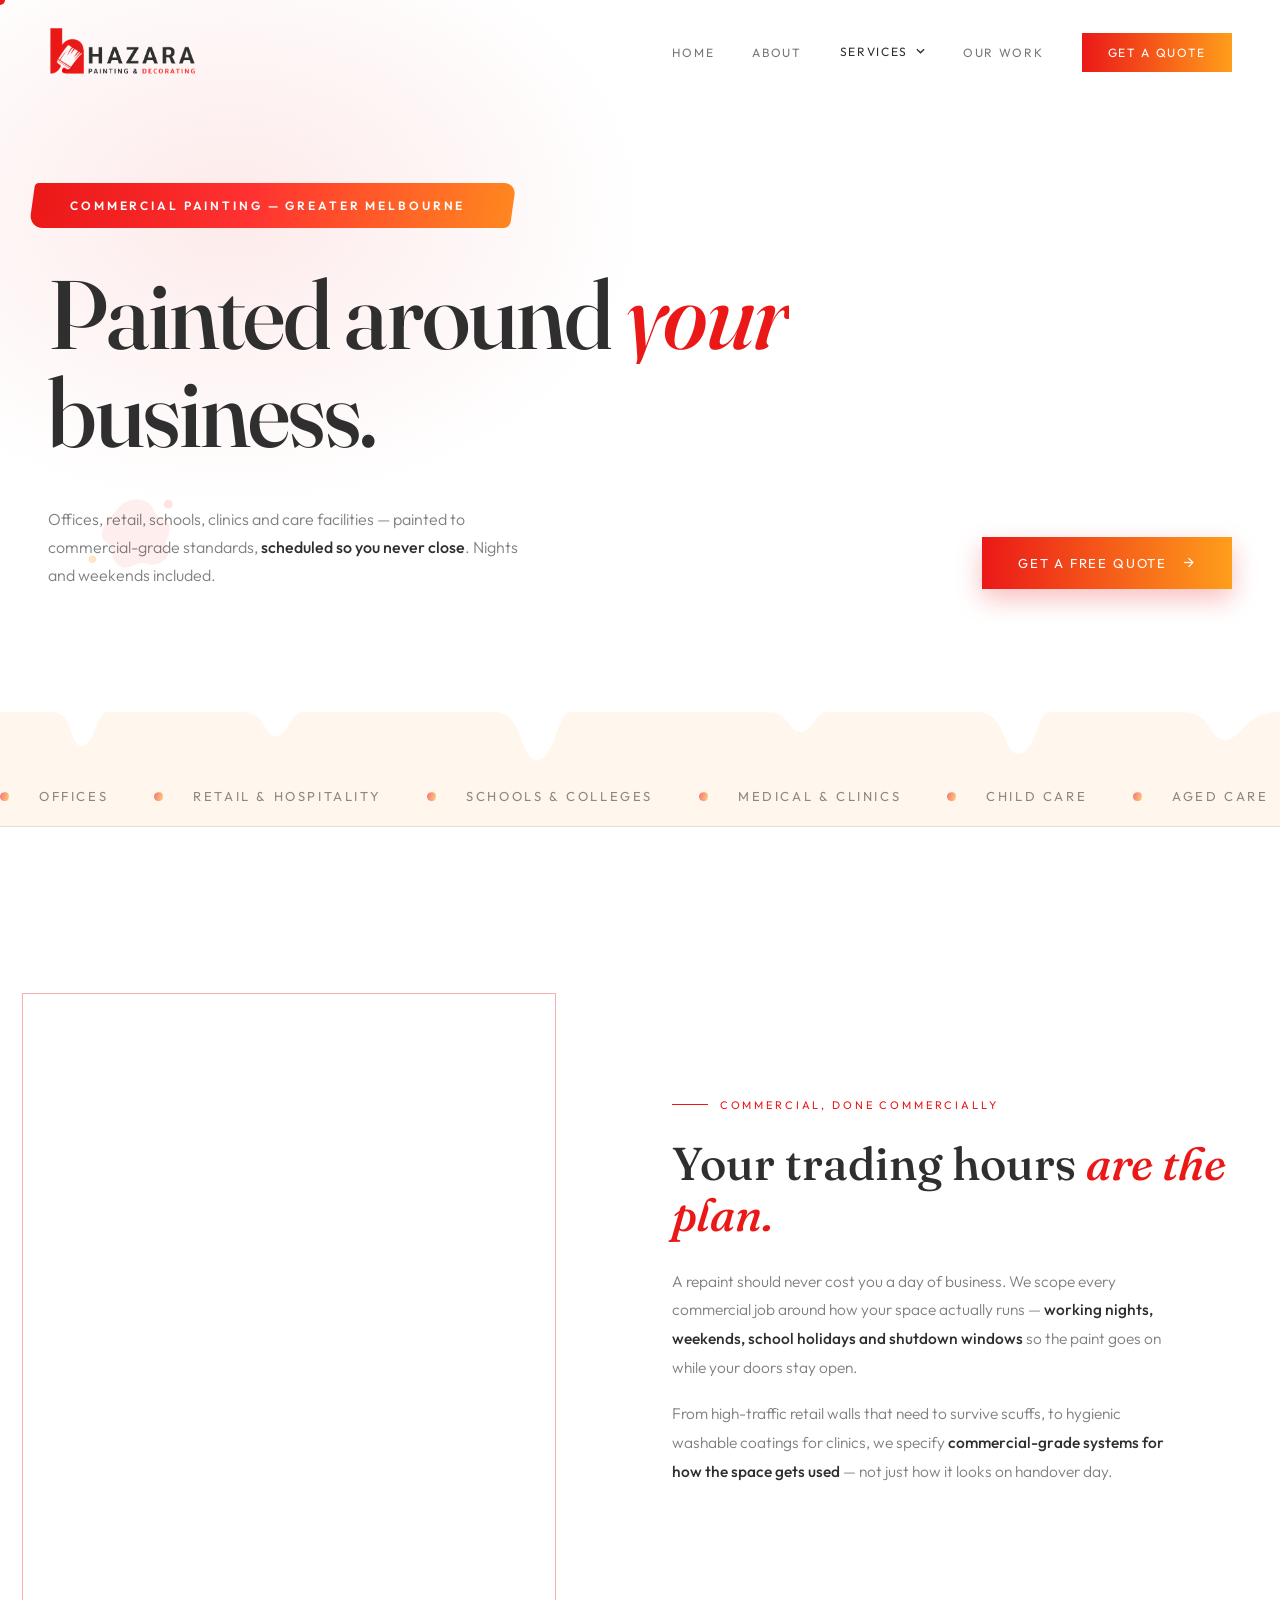
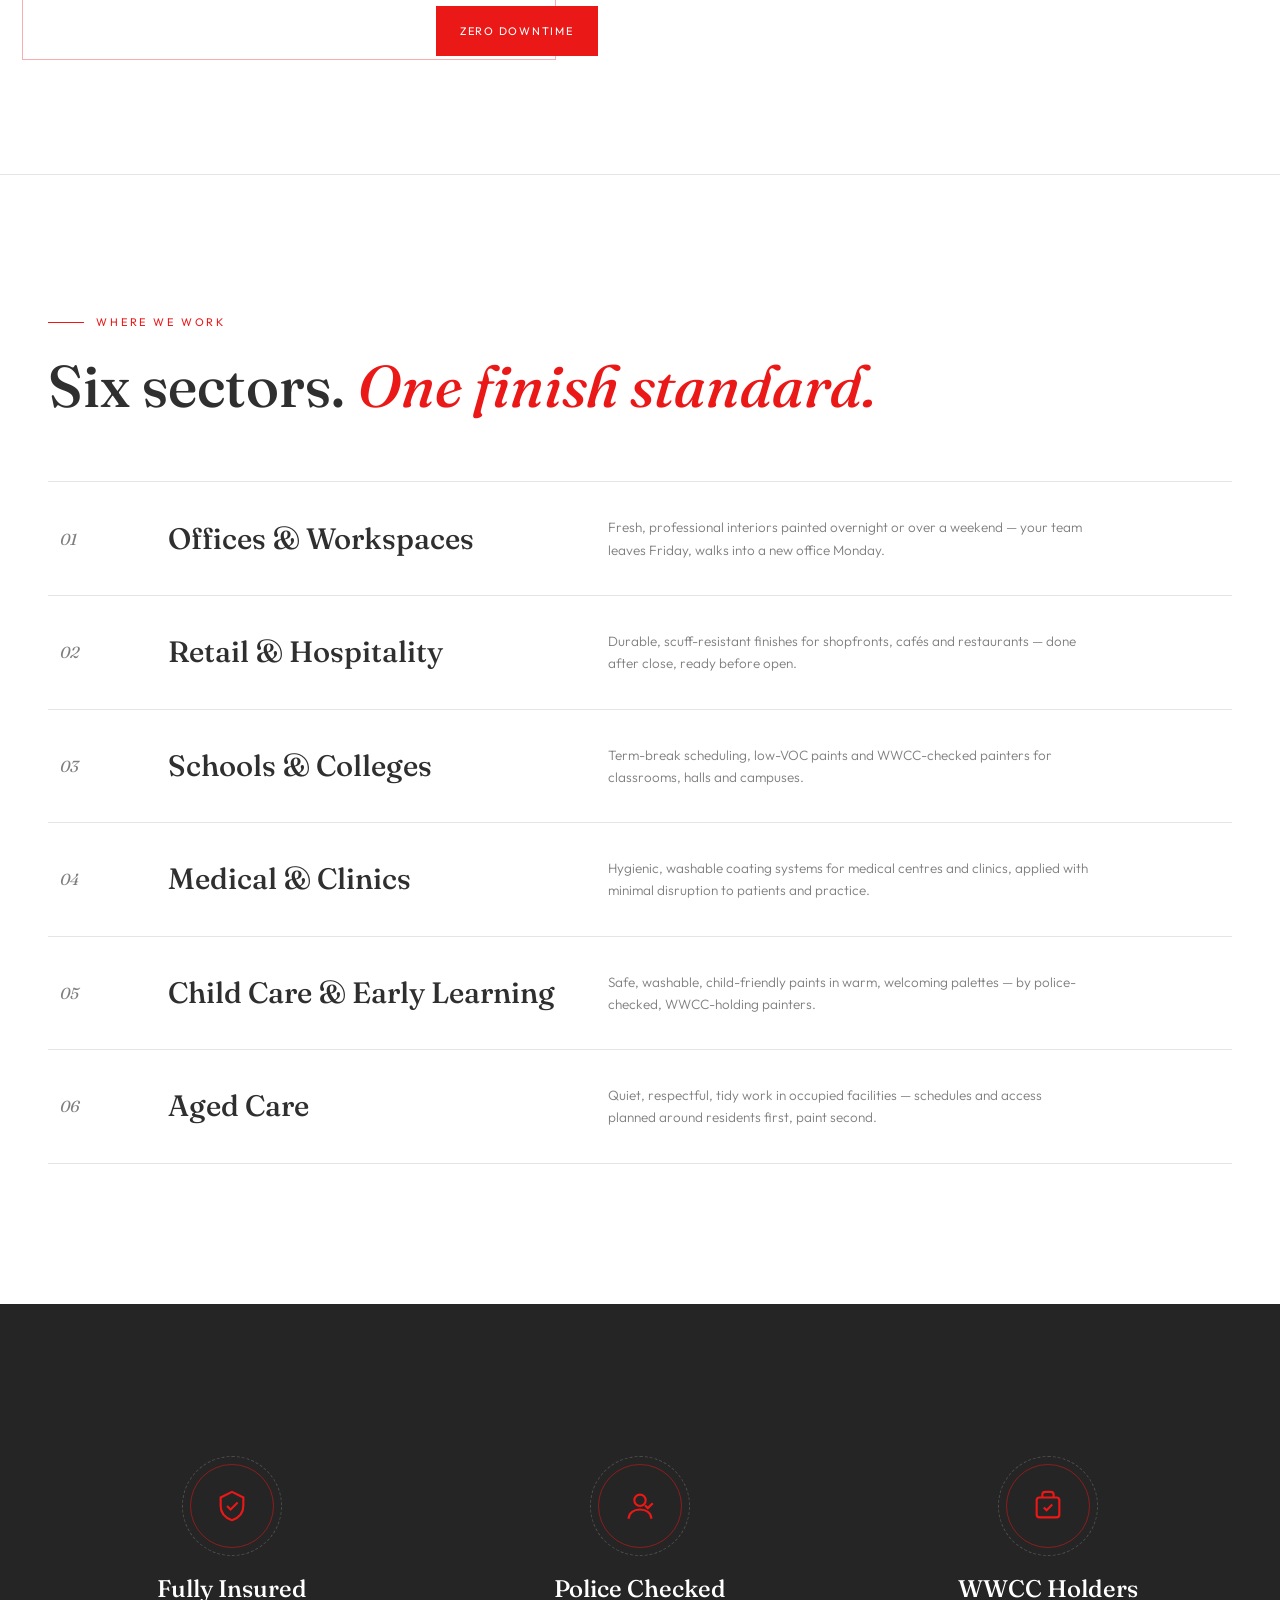
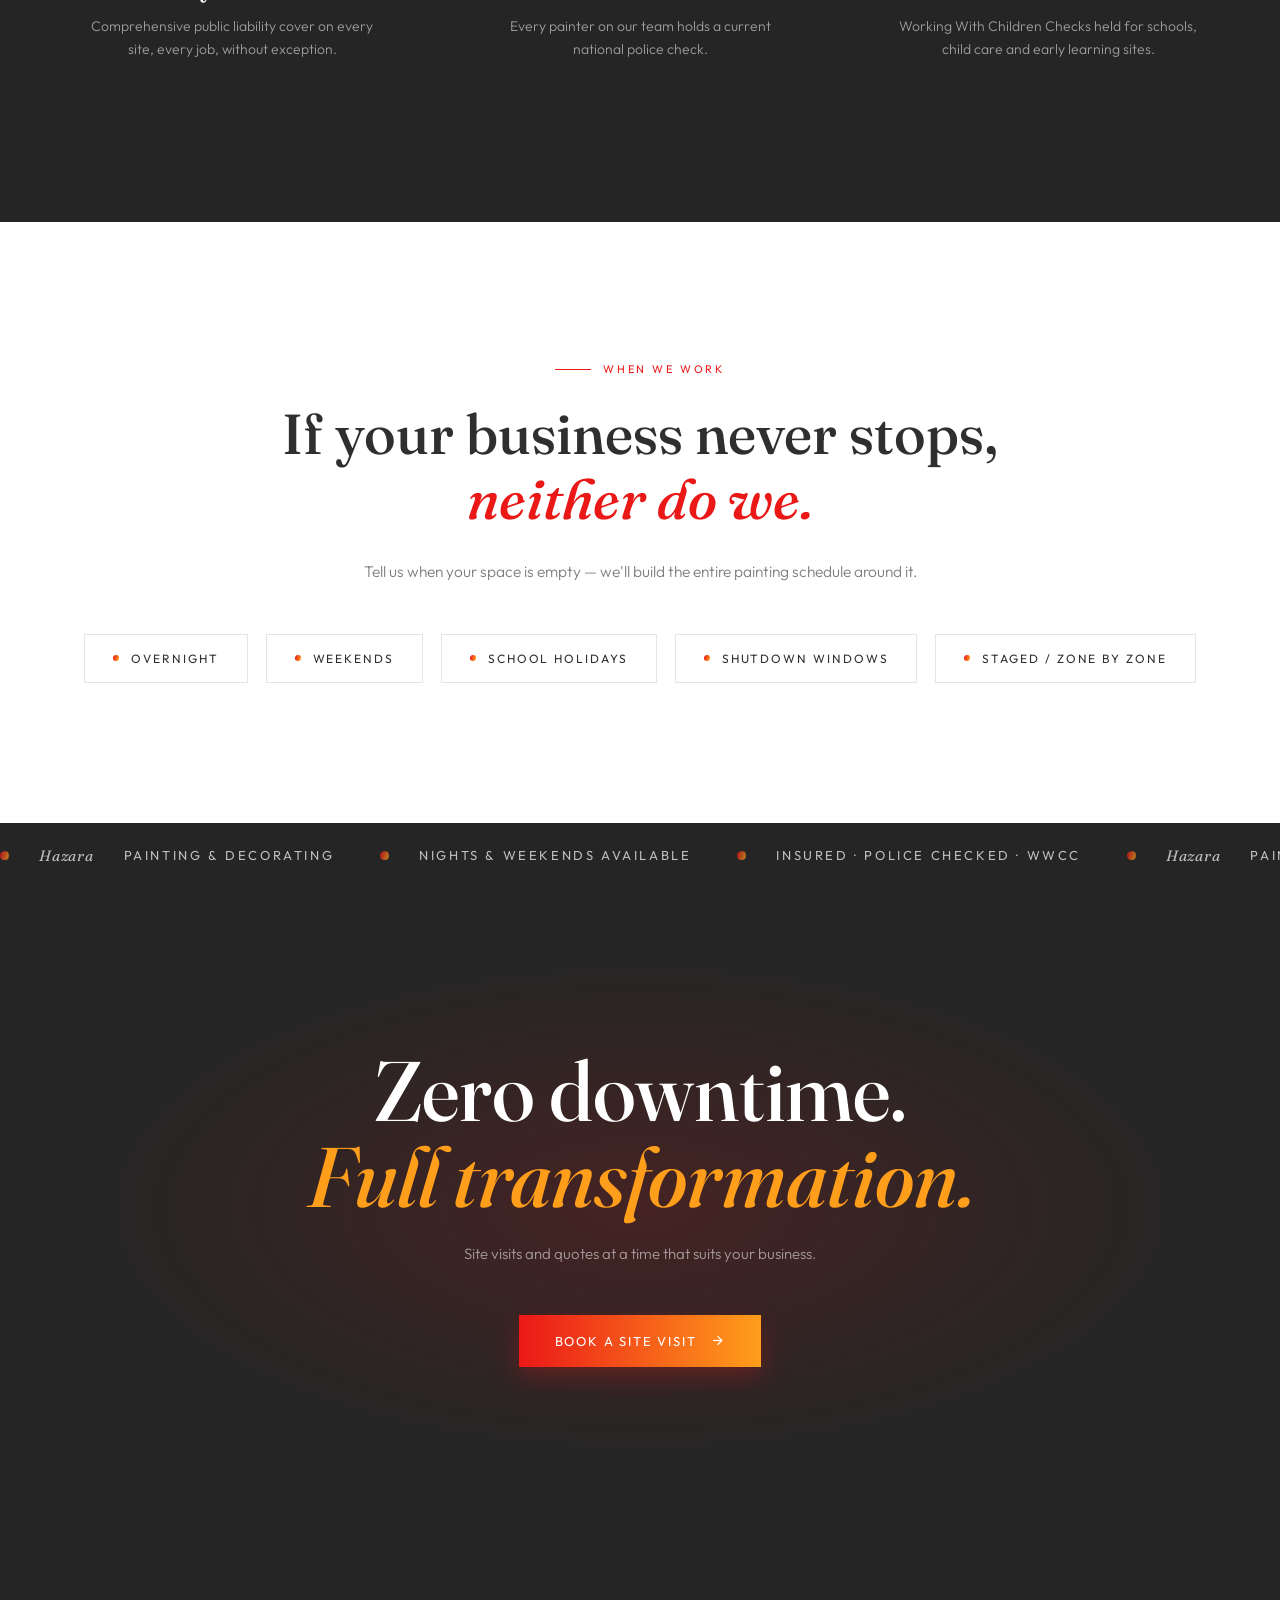
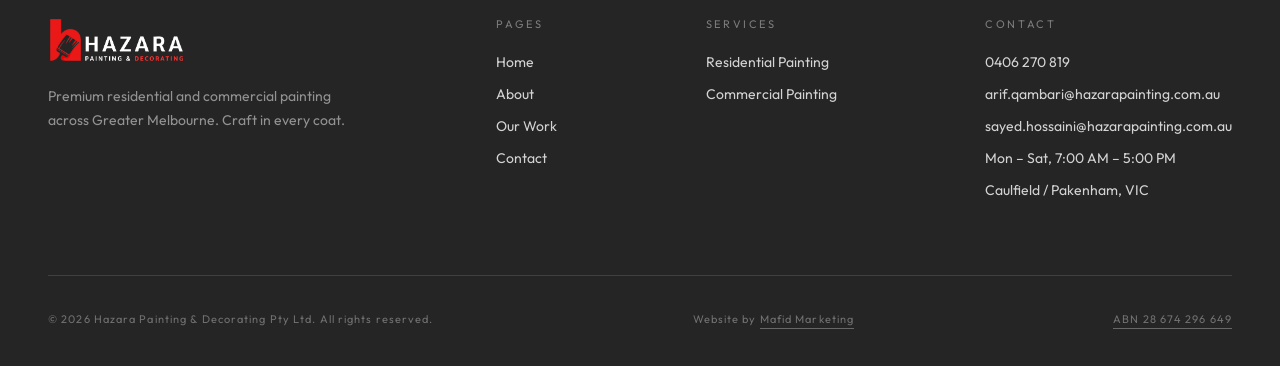
<file: commercial/index.html>
<!DOCTYPE html>
<html lang="en">
<head>
<meta charset="UTF-8">
<meta name="viewport" content="width=device-width, initial-scale=1.0">
<title>Commercial Painting — Hazara Painting &amp; Decorating</title>
<meta name="description" content="Commercial painting for offices, retail, schools, medical, child care and aged care across Greater Melbourne. Scheduled around your business — nights and weekends included.">
<link rel="preconnect" href="https://fonts.googleapis.com">
<link href="https://fonts.googleapis.com/css2?family=Fraunces:ital,opsz,wght@0,9..144,400;0,9..144,500;0,9..144,600;1,9..144,400;1,9..144,500&family=Outfit:wght@300;400;500;600&display=swap" rel="stylesheet">
<link rel="stylesheet" href="/css/style.css">
<link rel="stylesheet" href="/css/home-red.css">
<meta name="theme-color" content="#EB1818">
<link rel="icon" type="image/png" href="/assets/favicon.png">
<link rel="apple-touch-icon" sizes="180x180" href="/assets/apple-touch-icon.png">
<link rel="icon" type="image/png" sizes="32x32" href="/assets/favicon-32.png">
<link rel="canonical" href="https://hazarapainting.com.au/commercial/">
<meta property="og:url" content="https://hazarapainting.com.au/commercial/">
<meta property="og:type" content="website">
<meta property="og:site_name" content="Hazara Painting &amp; Decorating">
<meta property="og:title" content="Commercial Painting — Hazara Painting &amp; Decorating">
<meta property="og:description" content="Commercial painting for offices, retail, schools, medical, child care and aged care across Greater Melbourne. Scheduled around your business — nights and weekends included.">
<meta property="og:image" content="https://hazarapainting.com.au/assets/og-image.jpg">
<meta name="twitter:card" content="summary_large_image">
<meta name="twitter:title" content="Commercial Painting — Hazara Painting &amp; Decorating">
<meta name="twitter:description" content="Commercial painting for offices, retail, schools, medical, child care and aged care across Greater Melbourne. Scheduled around your business — nights and weekends included.">
<meta name="twitter:image" content="https://hazarapainting.com.au/assets/og-image.jpg">
<style>
  /* ── PAGE HERO ── */
  #page-hero {
    min-height: 78vh;
    display: flex; flex-direction: column; justify-content: center;
    padding: 160px 48px 90px;
    overflow: hidden;
  }
  .hero-wash {
    position: absolute; inset: 0; pointer-events: none;
    background: radial-gradient(ellipse 50% 65% at 18% 30%, rgba(235,24,24,0.09) 0%, transparent 65%);
  }
  .page-eyebrow {
    font-size: 11px; letter-spacing: 0.24em; text-transform: uppercase;
    color: var(--accent); margin-bottom: 28px;
    opacity: 0; animation: fadeUp .8s 1.1s forwards;
  }
  .page-headline {
    font-family: var(--serif); font-weight: 500;
    font-size: clamp(46px, 7.6vw, 112px);
    line-height: 1.0; letter-spacing: -0.02em;
    max-width: 1080px;
  }
  .page-headline em { font-style: italic; color: var(--accent); }
  .hero-foot {
    display: flex; justify-content: space-between; align-items: flex-end;
    gap: 40px; flex-wrap: wrap; margin-top: 44px;
  }
  .page-sub {
    max-width: 490px;
    font-size: 16px; line-height: 1.75; color: var(--ink-soft); font-weight: 300;
    opacity: 0; animation: fadeUp .9s 1.9s forwards;
  }
  .page-sub strong { color: var(--ink); font-weight: 500; }
  .hero-foot .btn { opacity: 0; animation: fadeUp .9s 2.1s forwards; }

  /* ── INTRO SPLIT ── */
  #com-intro {
    display: grid; grid-template-columns: 1fr 1.05fr; gap: 90px;
    align-items: center;
  }
  .ci-img { aspect-ratio: 4/5; position: relative; }
  .ci-img .ph { position: absolute; inset: 0; }
  .ci-frame {
    position: absolute; top: 26px; left: -26px; right: 26px; bottom: -26px;
    border: 1px solid rgba(235,24,24,.35); z-index: -1;
  }
  .ci-tag {
    position: absolute; bottom: -22px; right: -16px;
    background: var(--accent); color: var(--bg);
    font-size: 11px; letter-spacing: .16em; text-transform: uppercase;
    padding: 18px 24px; z-index: 2;
  }
  .ci-headline {
    font-family: var(--serif); font-weight: 500;
    font-size: clamp(34px, 3.6vw, 54px); line-height: 1.12;
    margin-bottom: 26px;
  }
  .ci-headline em { font-style: italic; color: var(--accent); }
  .ci-text {
    font-size: 15.5px; line-height: 1.85; color: var(--ink-soft);
    font-weight: 300; margin-bottom: 18px; max-width: 500px;
  }
  .ci-text strong { color: var(--ink); font-weight: 500; }

  /* ── SECTORS — hover image-reveal list ── */
  #sector-list-sec { border-top: 1px solid var(--line); position: relative; }
  .sl-header { padding: 0 0 64px; }
  .sl-headline {
    font-family: var(--serif); font-weight: 500;
    font-size: clamp(36px, 4.6vw, 66px); line-height: 1.06;
  }
  .sl-headline em { font-style: italic; color: var(--accent); }
  .sector-row {
    display: grid;
    grid-template-columns: 80px 1.1fr 1.4fr 60px;
    align-items: center; gap: 28px;
    padding: 34px 12px;
    border-top: 1px solid var(--line);
    position: relative;
    transition: background .4s, padding-left .5s var(--ease-out);
  }
  .sector-row:last-child { border-bottom: 1px solid var(--line); }
  .sector-row:hover { background: var(--bg-deep); padding-left: 30px; }
  .sr-num {
    font-family: var(--serif); font-style: italic;
    font-size: 16px; color: var(--ink-soft);
    transition: color .3s;
  }
  .sector-row:hover .sr-num { color: var(--accent); }
  .sr-title {
    font-family: var(--serif); font-weight: 500;
    font-size: clamp(22px, 2.3vw, 34px); line-height: 1.1;
    transition: transform .5s var(--ease-out);
  }
  .sector-row:hover .sr-title { transform: translateX(8px); }
  .sr-desc {
    font-size: 13.5px; line-height: 1.65; color: var(--ink-soft); font-weight: 300;
    max-width: 480px;
  }
  .sr-arrow {
    width: 44px; height: 44px; border: 1px solid var(--line); border-radius: 50%;
    display: flex; align-items: center; justify-content: center;
    opacity: 0; transform: translateX(-10px);
    transition: opacity .35s, transform .45s var(--ease-out), background .3s, border-color .3s;
  }
  .sector-row:hover .sr-arrow {
    opacity: 1; transform: none;
    background: var(--accent); border-color: var(--accent);
  }
  .sr-arrow svg { width: 15px; height: 15px; stroke: var(--bg); }

  /* floating preview that follows the cursor */
  #sectorPreview {
    position: fixed; top: 0; left: 0;
    width: 330px; height: 230px;
    pointer-events: none; z-index: 90;
    opacity: 0; transform: translate(-50%, -50%) scale(.85) rotate(0deg);
    transition: opacity .35s, scale .35s;
    will-change: transform;
  }
  #sectorPreview.on { opacity: 1; }
  .sp-img {
    position: absolute; inset: 0; overflow: hidden;
    opacity: 0; transition: opacity .3s;
    box-shadow: 0 30px 60px rgba(36,31,26,.22);
  }
  .sp-img.active { opacity: 1; }
  .sp-img .ph { position: absolute; inset: 0; }
  .sp-label {
    position: absolute; bottom: 12px; left: 12px; z-index: 2;
    background: rgba(255,255,255,.92);
    font-size: 9px; letter-spacing: .18em; text-transform: uppercase;
    padding: 7px 12px; color: var(--ink);
  }

  /* ── TRUST BAND ── */
  #trust { background: #262525; color: var(--bg); overflow: hidden; }
  .trust-inner { display: grid; grid-template-columns: repeat(3, 1fr); gap: 40px; }
  .trust-item { text-align: center; padding: 20px; }
  .trust-badge {
    width: 84px; height: 84px; margin: 0 auto 26px;
    border: 1px solid rgba(235,24,24,.5); border-radius: 50%;
    display: flex; align-items: center; justify-content: center;
    position: relative;
  }
  .trust-badge::after {
    content: ''; position: absolute; inset: -9px;
    border: 1px dashed rgba(255,255,255,.18); border-radius: 50%;
    animation: spinSlow 26s linear infinite;
  }
  .trust-badge svg { width: 34px; height: 34px; stroke: var(--accent); fill: none; stroke-width: 1.5; }
  .trust-item h3 { font-family: var(--serif); font-weight: 500; font-size: 24px; margin-bottom: 12px; }
  .trust-item p { font-size: 14px; line-height: 1.7; color: rgba(255,255,255,.55); font-weight: 300; max-width: 300px; margin: 0 auto; }

  /* ── SCHEDULE STRIP ── */
  #schedule { text-align: center; }
  .sched-headline {
    font-family: var(--serif); font-weight: 500;
    font-size: clamp(32px, 4.4vw, 62px); line-height: 1.15;
    max-width: 900px; margin: 0 auto 26px;
  }
  .sched-headline em { font-style: italic; color: var(--accent); }
  .sched-sub {
    font-size: 15.5px; color: var(--ink-soft); font-weight: 300;
    max-width: 560px; margin: 0 auto; line-height: 1.8;
  }
  .sched-times {
    display: flex; justify-content: center; gap: 18px; flex-wrap: wrap;
    margin-top: 48px;
  }
  .sched-chip {
    border: 1px solid var(--line); padding: 16px 28px;
    font-size: 12px; letter-spacing: .16em; text-transform: uppercase;
    display: inline-flex; align-items: center; gap: 12px;
    transition: border-color .3s, background .3s, transform .3s;
  }
  .sched-chip:hover { border-color: var(--accent); background: var(--accent-soft); transform: translateY(-4px); }
  .sched-chip .marquee-dot { width: 6px; height: 6px; }

  /* ── CTA ── */
  #cta {
    background: #262525; color: var(--bg);
    text-align: center; overflow: hidden;
    padding: 160px 48px;
  }
  .cta-glow {
    position: absolute; inset: 0;
    background: radial-gradient(ellipse 60% 55% at 50% 50%, rgba(235,24,24,.16) 0%, transparent 70%);
    animation: pulseSoft 5s ease-in-out infinite;
  }
  .cta-headline {
    font-family: var(--serif); font-weight: 500;
    font-size: clamp(40px, 6.6vw, 98px); line-height: 1.02;
    margin-bottom: 24px; position: relative;
  }
  .cta-headline em { font-style: italic; color: var(--amber); }
  .cta-sub { font-size: 15px; color: rgba(255,255,255,.55); margin-bottom: 52px; font-weight: 300; position: relative; }
  #cta .btn { position: relative; }

  @media (max-width: 900px) {
    #page-hero { padding: 140px 24px 70px; }
    #com-intro { grid-template-columns: 1fr; gap: 0; }
    .ci-img { display: none; } /* placeholder panel hidden on mobile until a real photo exists */
    .sector-row { grid-template-columns: 44px 1fr; gap: 14px; padding: 26px 4px; }
    .sr-desc { grid-column: 2; }
    .sr-arrow { display: none; }
    .sector-row:hover { padding-left: 4px; }
    #sectorPreview { display: none; }
    .trust-inner { grid-template-columns: 1fr; gap: 30px; }
  }
</style>
</head>
<body>
<a class="skip-link" href="#page-hero">Skip to content</a>

<div id="wipe">
  <span class="wipe-word"><img src="/assets/mark.png" alt="" class="wipe-mark"></span>
  <div class="wipe-col"></div>
  <div class="wipe-col"></div>
  <div class="wipe-col"></div>
  <div class="wipe-col"></div>
</div>
<div id="cursor"><span class="cursor-label"></span></div>
<div id="cursor-ring"></div>

<nav>
  <a href="/" class="nav-logo" aria-label="Hazara Painting & Decorating — home">
    <img src="/assets/logo.png" alt="Hazara Painting & Decorating" class="nav-logo-img">
  </a>
  <button class="nav-burger" aria-label="Menu"><span></span><span></span><span></span></button>
  <ul class="nav-links">
    <li><a href="/">Home</a></li>
    <li><a href="/about/">About</a></li>
    <li class="nav-drop">
      <span class="nav-drop-label active">Services
        <svg viewBox="0 0 10 6" fill="none" stroke-width="1.5"><polyline points="1 1 5 5 9 1"/></svg>
      </span>
      <ul class="nav-drop-menu">
        <li><a href="/residential/">Residential Painting</a></li>
        <li><a href="/commercial/" class="active">Commercial Painting</a></li>
      </ul>
    </li>
    <li><a href="/work/">Our Work</a></li>
    <li><a href="/contact/" class="nav-cta">Get a Quote</a></li>
  </ul>
</nav>

<!-- ═══ PAGE HERO ═══ -->
<section id="page-hero">
  <div class="hero-wash"></div>
  <svg class="splat" style="bottom:16%; left:6%; width:110px; animation: floatY 7s ease-in-out infinite;" viewBox="0 0 100 100"><path d="M50 18c8-2 18 2 20 10s12 6 14 14-6 14-2 22-10 16-18 12-18 8-26 2-4-16-12-22 0-18 6-24 8-12 18-14z" fill="#EB1818" opacity=".07"/><circle cx="83" cy="22" r="4" fill="#EB1818" opacity=".12"/><circle cx="14" cy="72" r="3.4" fill="#FF9E1B" opacity=".25"/></svg>
  <div class="paint-stripe">
    <div class="stripe-fill">
      <svg class="stripe-roller" viewBox="0 0 90 130">
        <defs>
          <linearGradient id="rollGrad" x1="0" y1="0" x2="0" y2="1">
            <stop offset="0" stop-color="#FF3131"/>
            <stop offset="1" stop-color="#FF9E1B"/>
          </linearGradient>
        </defs>
        <path d="M52 44 L76 20 L84 28 L62 52" fill="none" stroke="#5B5757" stroke-width="7" stroke-linejoin="round"/>
        <rect x="66" y="2" width="30" height="13" rx="6.5" transform="rotate(42 81 8)" fill="#302F2F"/>
        <rect x="28" y="36" width="27" height="80" rx="13" fill="url(#rollGrad)" stroke="#B80F0F" stroke-width="1.5"/>
        <rect x="33" y="42" width="6" height="68" rx="3" fill="rgba(255,255,255,.4)"/>
      </svg>
    </div>
    <span class="stripe-text">Commercial Painting — Greater Melbourne</span>
  </div>
  <h1 class="page-headline word-reveal">
    <span class="word"><span>Painted</span></span>
    <span class="word"><span>around</span></span>
    <span class="word"><span><em>your</em></span></span>
    <span class="word"><span>business.</span></span>
  </h1>
  <div class="hero-foot">
    <p class="page-sub">Offices, retail, schools, clinics and care facilities — painted to commercial-grade standards, <strong>scheduled so you never close</strong>. Nights and weekends included.</p>
    <a href="/contact/" class="btn btn-grad" data-magnetic>
      <span>Get a Free Quote</span>
      <svg viewBox="0 0 24 24" fill="none" stroke="currentColor" stroke-width="2"><line x1="5" y1="12" x2="19" y2="12"/><polyline points="12 5 19 12 12 19"/></svg>
    </a>
  </div>
</section>

<div class="drip-sep" style="background: var(--bg-deep);">
  <svg viewBox="0 0 1440 64" preserveAspectRatio="none">
    <path fill="#FFFFFF" d="M0 0 H1440 V10 C1400 10 1396 38 1378 38 C1360 38 1364 10 1330 10 H1180 C1168 10 1164 52 1146 52 C1128 52 1132 10 1100 10 H930 C918 10 914 30 900 30 C886 30 890 10 862 10 H640 C628 10 624 58 604 58 C584 58 590 10 556 10 H340 C328 10 324 34 310 34 C296 34 300 10 272 10 H120 C110 10 106 44 92 44 C78 44 82 10 60 10 H0 Z"/>
  </svg>
</div>

<!-- ═══ MARQUEE ═══ -->
<div class="marquee-wrap" style="border-top: none;">
  <div class="marquee-track">
    <div class="marquee-item"><span class="marquee-dot"></span> Offices</div>
    <div class="marquee-item"><span class="marquee-dot"></span> Retail &amp; Hospitality</div>
    <div class="marquee-item"><span class="marquee-dot"></span> Schools &amp; Colleges</div>
    <div class="marquee-item"><span class="marquee-dot"></span> Medical &amp; Clinics</div>
    <div class="marquee-item"><span class="marquee-dot"></span> Child Care</div>
    <div class="marquee-item"><span class="marquee-dot"></span> Aged Care</div>
    <div class="marquee-item"><span class="marquee-dot"></span> Offices</div>
    <div class="marquee-item"><span class="marquee-dot"></span> Retail &amp; Hospitality</div>
    <div class="marquee-item"><span class="marquee-dot"></span> Schools &amp; Colleges</div>
    <div class="marquee-item"><span class="marquee-dot"></span> Medical &amp; Clinics</div>
    <div class="marquee-item"><span class="marquee-dot"></span> Child Care</div>
    <div class="marquee-item"><span class="marquee-dot"></span> Aged Care</div>
  </div>
</div>

<!-- ═══ INTRO ═══ -->
<section id="com-intro" class="section-pad">
  <div class="ci-img reveal-left">
    <div class="ci-frame"></div>
    <div class="ph clip-reveal">
      <div class="ph-inner ph-fill-4"></div>
      <div class="ph-noise"></div>
    </div>
    <div class="ci-tag">Zero Downtime</div>
  </div>

  <div>
    <p class="section-label reveal">Commercial, Done Commercially</p>
    <h2 class="ci-headline reveal" data-delay="1">Your trading hours <em>are the plan.</em></h2>
    <p class="ci-text reveal" data-delay="2">A repaint should never cost you a day of business. We scope every commercial job around how your space actually runs — <strong>working nights, weekends, school holidays and shutdown windows</strong> so the paint goes on while your doors stay open.</p>
    <p class="ci-text reveal" data-delay="3">From high-traffic retail walls that need to survive scuffs, to hygienic washable coatings for clinics, we specify <strong>commercial-grade systems for how the space gets used</strong> — not just how it looks on handover day.</p>
  </div>
</section>

<!-- ═══ SECTORS — hover image-reveal list ═══ -->
<section id="sector-list-sec" class="section-pad">
  <div class="sl-header">
    <p class="section-label reveal">Where We Work</p>
    <h2 class="sl-headline reveal" data-delay="1">Six sectors. <em>One finish standard.</em></h2>
  </div>

  <div class="sector-list" id="sectorList">
    <div class="sector-row reveal" data-cursor data-img="0">
      <span class="sr-num">01</span>
      <h3 class="sr-title">Offices &amp; Workspaces</h3>
      <p class="sr-desc">Fresh, professional interiors painted overnight or over a weekend — your team leaves Friday, walks into a new office Monday.</p>
      <span class="sr-arrow"><svg viewBox="0 0 24 24" fill="none" stroke-width="2"><line x1="7" y1="17" x2="17" y2="7"/><polyline points="7 7 17 7 17 17"/></svg></span>
    </div>
    <div class="sector-row reveal" data-cursor data-img="1">
      <span class="sr-num">02</span>
      <h3 class="sr-title">Retail &amp; Hospitality</h3>
      <p class="sr-desc">Durable, scuff-resistant finishes for shopfronts, cafés and restaurants — done after close, ready before open.</p>
      <span class="sr-arrow"><svg viewBox="0 0 24 24" fill="none" stroke-width="2"><line x1="7" y1="17" x2="17" y2="7"/><polyline points="7 7 17 7 17 17"/></svg></span>
    </div>
    <div class="sector-row reveal" data-cursor data-img="2">
      <span class="sr-num">03</span>
      <h3 class="sr-title">Schools &amp; Colleges</h3>
      <p class="sr-desc">Term-break scheduling, low-VOC paints and WWCC-checked painters for classrooms, halls and campuses.</p>
      <span class="sr-arrow"><svg viewBox="0 0 24 24" fill="none" stroke-width="2"><line x1="7" y1="17" x2="17" y2="7"/><polyline points="7 7 17 7 17 17"/></svg></span>
    </div>
    <div class="sector-row reveal" data-cursor data-img="3">
      <span class="sr-num">04</span>
      <h3 class="sr-title">Medical &amp; Clinics</h3>
      <p class="sr-desc">Hygienic, washable coating systems for medical centres and clinics, applied with minimal disruption to patients and practice.</p>
      <span class="sr-arrow"><svg viewBox="0 0 24 24" fill="none" stroke-width="2"><line x1="7" y1="17" x2="17" y2="7"/><polyline points="7 7 17 7 17 17"/></svg></span>
    </div>
    <div class="sector-row reveal" data-cursor data-img="4">
      <span class="sr-num">05</span>
      <h3 class="sr-title">Child Care &amp; Early Learning</h3>
      <p class="sr-desc">Safe, washable, child-friendly paints in warm, welcoming palettes — by police-checked, WWCC-holding painters.</p>
      <span class="sr-arrow"><svg viewBox="0 0 24 24" fill="none" stroke-width="2"><line x1="7" y1="17" x2="17" y2="7"/><polyline points="7 7 17 7 17 17"/></svg></span>
    </div>
    <div class="sector-row reveal" data-cursor data-img="5">
      <span class="sr-num">06</span>
      <h3 class="sr-title">Aged Care</h3>
      <p class="sr-desc">Quiet, respectful, tidy work in occupied facilities — schedules and access planned around residents first, paint second.</p>
      <span class="sr-arrow"><svg viewBox="0 0 24 24" fill="none" stroke-width="2"><line x1="7" y1="17" x2="17" y2="7"/><polyline points="7 7 17 7 17 17"/></svg></span>
    </div>
  </div>

  <!-- floating preview -->
  <div id="sectorPreview">
    <div class="sp-img" data-preview="0">
      <div class="ph"><div class="ph-inner ph-fill-4"></div><div class="ph-noise"></div></div>
    </div>
    <div class="sp-img" data-preview="1">
      <div class="ph"><div class="ph-inner ph-fill-3"></div><div class="ph-noise"></div></div>
    </div>
    <div class="sp-img" data-preview="2">
      <div class="ph"><div class="ph-inner ph-fill-5"></div><div class="ph-noise"></div></div>
    </div>
    <div class="sp-img" data-preview="3">
      <div class="ph"><div class="ph-inner ph-fill-1"></div><div class="ph-noise"></div></div>
    </div>
    <div class="sp-img" data-preview="4">
      <div class="ph"><div class="ph-inner ph-fill-2"></div><div class="ph-noise"></div></div>
    </div>
    <div class="sp-img" data-preview="5">
      <div class="ph"><div class="ph-inner ph-fill-6"></div><div class="ph-noise"></div></div>
    </div>
  </div>
</section>

<!-- ═══ TRUST BAND ═══ -->
<section id="trust" class="section-pad">
  <div class="trust-inner">
    <div class="trust-item reveal" data-delay="1">
      <div class="trust-badge">
        <svg viewBox="0 0 24 24"><path d="M12 2l8 4v6c0 5-3.5 8.5-8 10-4.5-1.5-8-5-8-10V6l8-4z"/><path d="M8.5 12l2.5 2.5 5-5"/></svg>
      </div>
      <h3>Fully Insured</h3>
      <p>Comprehensive public liability cover on every site, every job, without exception.</p>
    </div>
    <div class="trust-item reveal" data-delay="2">
      <div class="trust-badge">
        <svg viewBox="0 0 24 24"><circle cx="12" cy="8" r="4"/><path d="M4 21c0-4 3.5-6.5 8-6.5s8 2.5 8 6.5"/><path d="M15.5 11.5l2 2 3.5-3.5"/></svg>
      </div>
      <h3>Police Checked</h3>
      <p>Every painter on our team holds a current national police check.</p>
    </div>
    <div class="trust-item reveal" data-delay="3">
      <div class="trust-badge">
        <svg viewBox="0 0 24 24"><rect x="4" y="6" width="16" height="14" rx="2"/><path d="M8 6V4a2 2 0 012-2h4a2 2 0 012 2v2"/><path d="M9 13l2 2 4-4"/></svg>
      </div>
      <h3>WWCC Holders</h3>
      <p>Working With Children Checks held for schools, child care and early learning sites.</p>
    </div>
  </div>
</section>

<!-- ═══ SCHEDULE ═══ -->
<section id="schedule" class="section-pad">
  <p class="section-label reveal" style="justify-content:center;">When We Work</p>
  <h2 class="sched-headline reveal" data-delay="1">If your business never stops,<br><em>neither do we.</em></h2>
  <p class="sched-sub reveal" data-delay="2">Tell us when your space is empty — we'll build the entire painting schedule around it.</p>
  <div class="sched-times">
    <span class="sched-chip reveal" data-delay="1"><span class="marquee-dot"></span> Overnight</span>
    <span class="sched-chip reveal" data-delay="2"><span class="marquee-dot"></span> Weekends</span>
    <span class="sched-chip reveal" data-delay="3"><span class="marquee-dot"></span> School Holidays</span>
    <span class="sched-chip reveal" data-delay="4"><span class="marquee-dot"></span> Shutdown Windows</span>
    <span class="sched-chip reveal" data-delay="5"><span class="marquee-dot"></span> Staged / Zone by Zone</span>
  </div>
</section>

<!-- ═══ MARQUEE 2 ═══ -->
<div class="marquee-wrap dark reverse">
  <div class="marquee-track">
    <div class="marquee-item"><span class="marquee-dot"></span> <em>Hazara</em> Painting &amp; Decorating</div>
    <div class="marquee-item"><span class="marquee-dot"></span> Nights &amp; Weekends Available</div>
    <div class="marquee-item"><span class="marquee-dot"></span> Insured · Police Checked · WWCC</div>
    <div class="marquee-item"><span class="marquee-dot"></span> <em>Hazara</em> Painting &amp; Decorating</div>
    <div class="marquee-item"><span class="marquee-dot"></span> Nights &amp; Weekends Available</div>
    <div class="marquee-item"><span class="marquee-dot"></span> Insured · Police Checked · WWCC</div>
  </div>
</div>

<!-- ═══ CTA ═══ -->
<section id="cta">
  <div class="cta-glow"></div>
  <h2 class="cta-headline reveal">Zero downtime.<br><em>Full transformation.</em></h2>
  <p class="cta-sub reveal" data-delay="1">Site visits and quotes at a time that suits your business.</p>
  <a href="/contact/" class="btn btn-grad reveal" data-delay="2" data-magnetic>
    <span>Book a Site Visit</span>
    <svg viewBox="0 0 24 24" fill="none" stroke="currentColor" stroke-width="2"><line x1="5" y1="12" x2="19" y2="12"/><polyline points="12 5 19 12 12 19"/></svg>
  </a>
</section>

<!-- ═══ FOOTER ═══ -->
<footer>
  <div class="footer-top">
    <div class="footer-brand">
      <img src="/assets/logo-white.png" alt="Hazara Painting & Decorating" class="footer-logo-img" loading="lazy" decoding="async">
      <p>Premium residential and commercial painting across Greater Melbourne. Craft in every coat.</p>
    </div>
    <div class="footer-col">
      <h4>Pages</h4>
      <ul>
        <li><a href="/">Home</a></li>
        <li><a href="/about/">About</a></li>
        <li><a href="/work/">Our Work</a></li>
        <li><a href="/contact/">Contact</a></li>
      </ul>
    </div>
    <div class="footer-col">
      <h4>Services</h4>
      <ul>
        <li><a href="/residential/">Residential Painting</a></li>
        <li><a href="/commercial/">Commercial Painting</a></li>
      </ul>
    </div>
    <div class="footer-col">
      <h4>Contact</h4>
      <ul>
        <li><a href="tel:+61406270819">0406 270 819</a></li>
        <li><a href="mailto:arif.qambari@hazarapainting.com.au">arif.qambari@hazarapainting.com.au</a></li>
        <li><a href="mailto:sayed.hossaini@hazarapainting.com.au">sayed.hossaini@hazarapainting.com.au</a></li>
        <li><span>Mon – Sat, 7:00 AM – 5:00 PM</span></li>
        <li><span>Caulfield / Pakenham, VIC</span></li>
      </ul>
    </div>
  </div>
  <div class="footer-bottom">
    <span>© 2026 Hazara Painting &amp; Decorating Pty Ltd. All rights reserved.</span>
    <span>Website by <a href="https://mafidmarketing.com.au/" target="_blank" rel="noopener">Mafid Marketing</a></span>
    <span><a href="https://abr.business.gov.au/ABN/View/28674296649" target="_blank" rel="noopener">ABN 28 674 296 649</a></span>
  </div>
</footer>

<script src="/js/main.js"></script>
<script>
// ── SECTOR LIST: floating image preview follows the cursor ──
(function () {
  const list = document.getElementById('sectorList');
  const preview = document.getElementById('sectorPreview');
  if (!list || !preview) return;
  const imgs = preview.querySelectorAll('.sp-img');
  const rows = list.querySelectorAll('.sector-row');

  let px = 0, py = 0, tx = 0, ty = 0, lastX = 0, rot = 0;
  let active = false;

  document.addEventListener('mousemove', e => {
    tx = e.clientX; ty = e.clientY;
  });

  rows.forEach(row => {
    row.addEventListener('mouseenter', () => {
      const i = row.dataset.img;
      imgs.forEach(img => img.classList.toggle('active', img.dataset.preview === i));
      if (!active) { px = tx; py = ty; } // appear at cursor, no fly-in from corner
      active = true;
      preview.classList.add('on');
    });
    row.addEventListener('mouseleave', () => {
      active = false;
      preview.classList.remove('on');
    });
  });

  (function loop() {
    px += (tx - px) * 0.14;
    py += (ty - py) * 0.14;
    // subtle tilt based on horizontal velocity
    const vel = tx - lastX;
    rot += ((Math.max(-10, Math.min(10, vel * 0.4))) - rot) * 0.08;
    lastX = tx;
    preview.style.transform =
      `translate(${px}px, ${py}px) translate(-50%, -58%) rotate(${rot}deg) scale(${active ? 1 : .85})`;
    requestAnimationFrame(loop);
  })();
})();
</script>
</body>
</html>
</file>
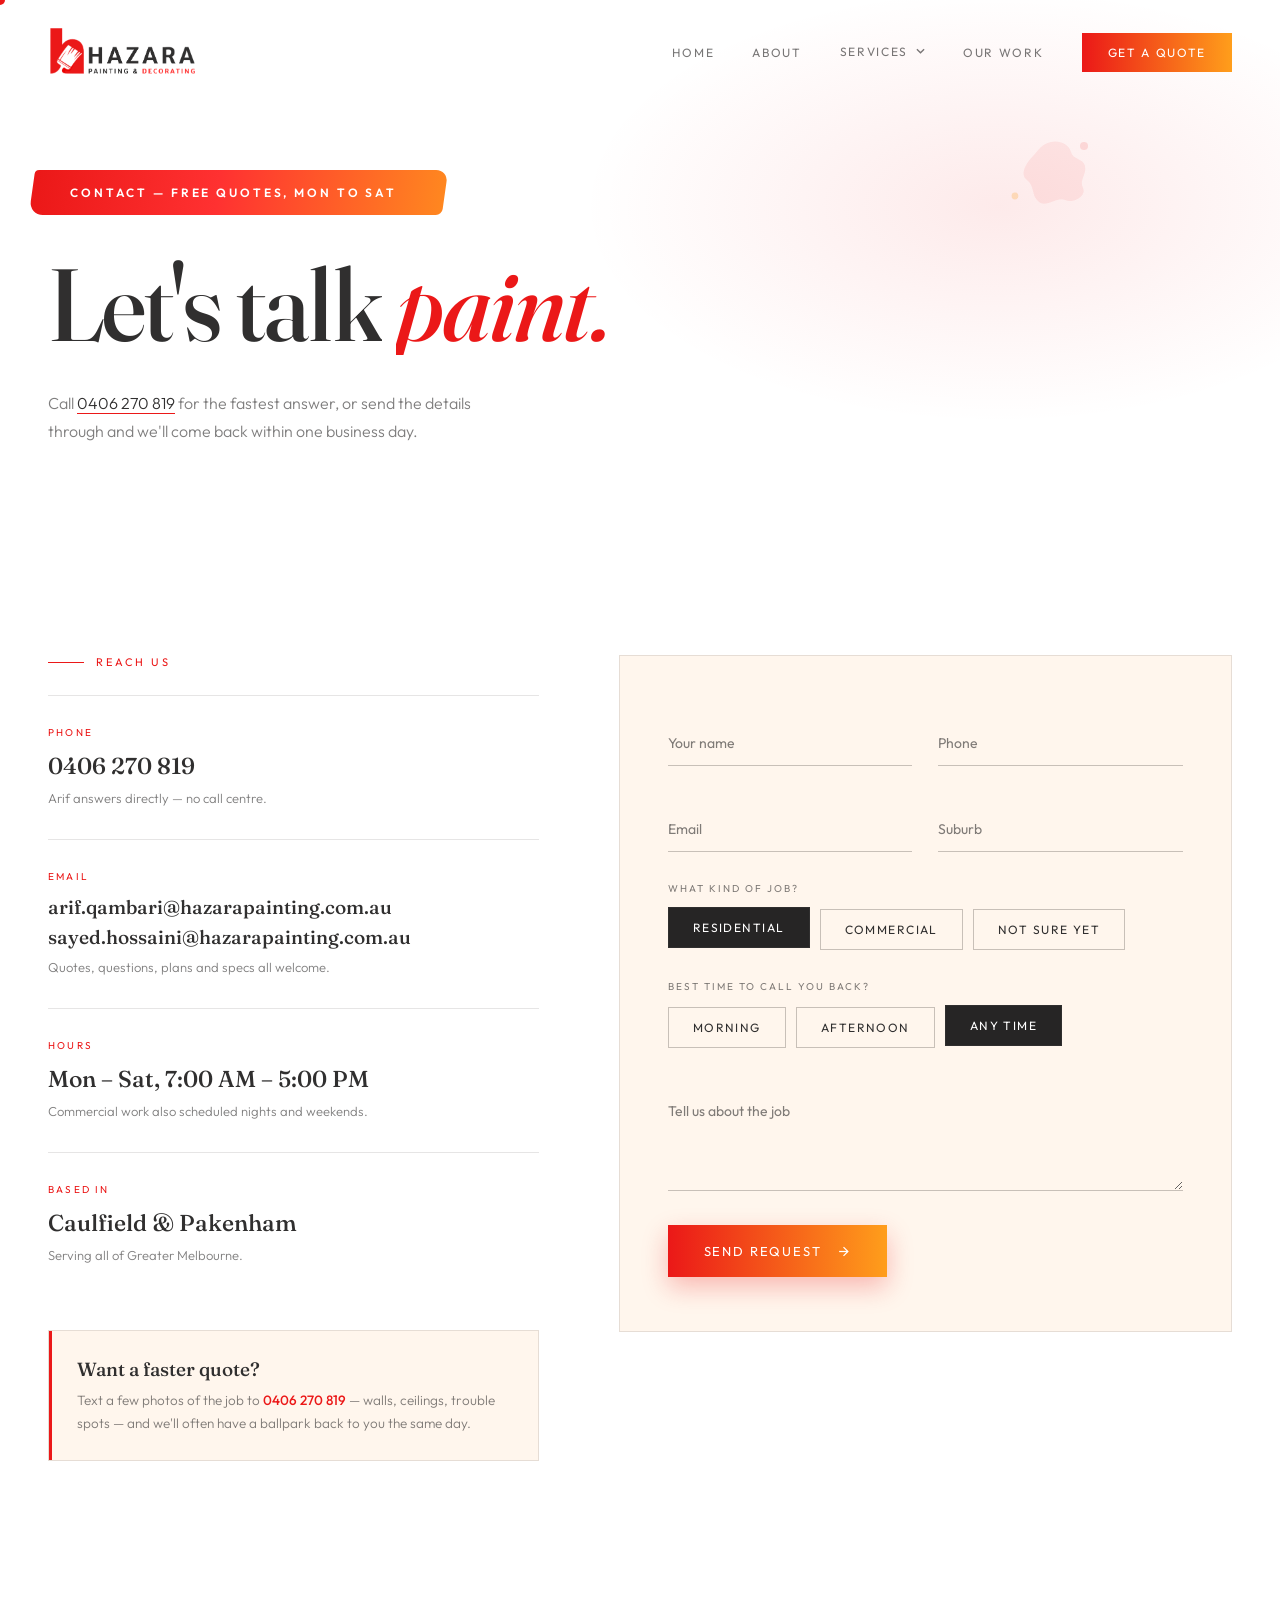
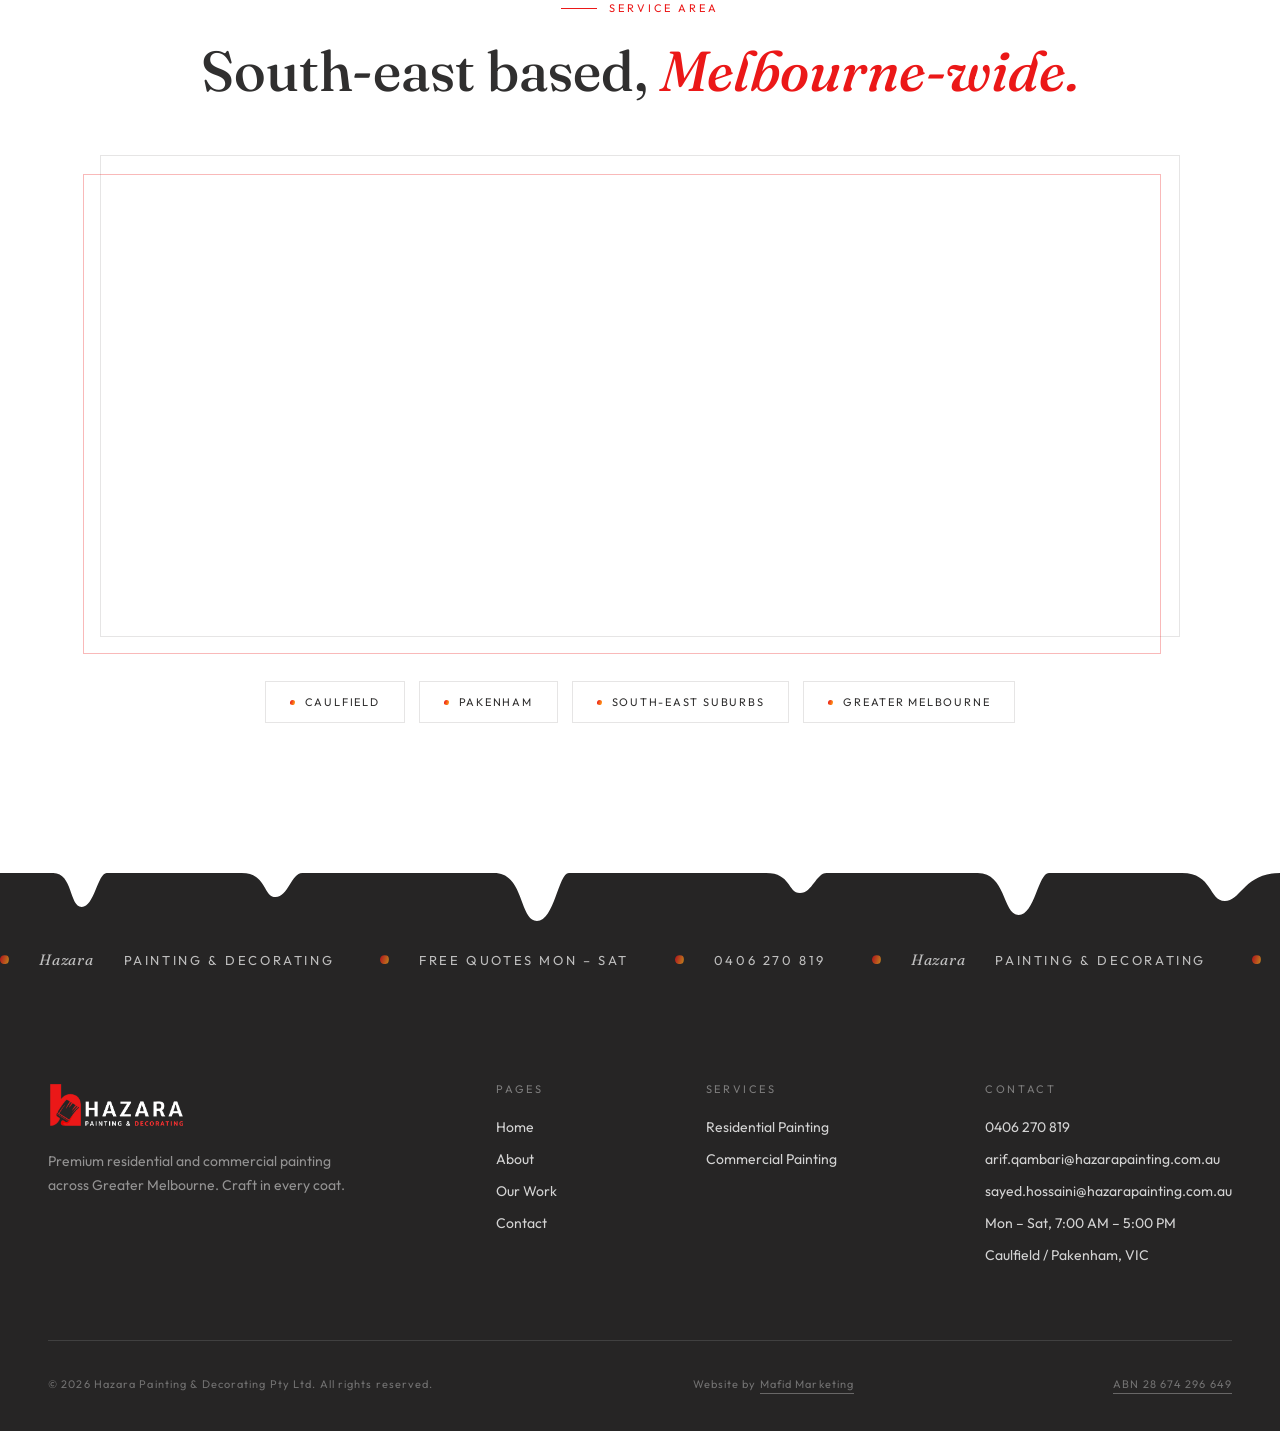
<file: contact/index.html>
<!DOCTYPE html>
<html lang="en">
<head>
<meta charset="UTF-8">
<meta name="viewport" content="width=device-width, initial-scale=1.0">
<title>Contact — Hazara Painting &amp; Decorating</title>
<meta name="description" content="Get a free painting quote across Greater Melbourne. Call 0406 270 819 or send through the details — Monday to Saturday, 7am to 5pm.">
<link rel="preconnect" href="https://fonts.googleapis.com">
<link href="https://fonts.googleapis.com/css2?family=Fraunces:ital,opsz,wght@0,9..144,400;0,9..144,500;0,9..144,600;1,9..144,400;1,9..144,500&family=Outfit:wght@300;400;500;600&display=swap" rel="stylesheet">
<link rel="stylesheet" href="/css/style.css">
<link rel="stylesheet" href="/css/home-red.css">
<meta name="theme-color" content="#EB1818">
<link rel="icon" type="image/png" href="/assets/favicon.png">
<link rel="apple-touch-icon" sizes="180x180" href="/assets/apple-touch-icon.png">
<link rel="icon" type="image/png" sizes="32x32" href="/assets/favicon-32.png">
<link rel="canonical" href="https://hazarapainting.com.au/contact/">
<meta property="og:url" content="https://hazarapainting.com.au/contact/">
<meta property="og:type" content="website">
<meta property="og:site_name" content="Hazara Painting &amp; Decorating">
<meta property="og:title" content="Contact — Hazara Painting &amp; Decorating">
<meta property="og:description" content="Get a free painting quote across Greater Melbourne. Call 0406 270 819 or send through the details — Monday to Saturday, 7am to 5pm.">
<meta property="og:image" content="https://hazarapainting.com.au/assets/og-image.jpg">
<meta name="twitter:card" content="summary_large_image">
<meta name="twitter:title" content="Contact — Hazara Painting &amp; Decorating">
<meta name="twitter:description" content="Get a free painting quote across Greater Melbourne. Call 0406 270 819 or send through the details — Monday to Saturday, 7am to 5pm.">
<meta name="twitter:image" content="https://hazarapainting.com.au/assets/og-image.jpg">
<style>
  /* ── PAGE HERO ── */
  #page-hero {
    min-height: 52vh;
    display: flex; flex-direction: column; justify-content: center;
    padding: 170px 48px 70px;
    overflow: hidden;
  }
  .hero-wash {
    position: absolute; inset: 0; pointer-events: none;
    background: radial-gradient(ellipse 50% 65% at 78% 40%, rgba(235,24,24,0.09) 0%, transparent 65%);
  }
  .page-eyebrow {
    font-size: 11px; letter-spacing: 0.24em; text-transform: uppercase;
    color: var(--accent); margin-bottom: 28px;
    opacity: 0; animation: fadeUp .8s 1.1s forwards;
  }
  .page-headline {
    font-family: var(--serif); font-weight: 500;
    font-size: clamp(48px, 8vw, 116px);
    line-height: 1.0; letter-spacing: -0.02em;
  }
  .page-headline em { font-style: italic; color: var(--accent); }
  .page-sub {
    margin-top: 34px; max-width: 480px;
    font-size: 16px; line-height: 1.75; color: var(--ink-soft); font-weight: 300;
    opacity: 0; animation: fadeUp .9s 1.9s forwards;
  }
  .page-sub a { color: var(--ink); text-decoration: none; border-bottom: 1px solid var(--accent); }

  /* ── CONTACT SPLIT ── */
  #contact-main { display: grid; grid-template-columns: 1fr 1.25fr; gap: 80px; align-items: start; }

  /* details column */
  .cd-block { border-top: 1px solid var(--line); padding: 30px 0; }
  .cd-label { font-size: 10px; letter-spacing: .22em; text-transform: uppercase; color: var(--accent); margin-bottom: 12px; }
  .cd-value { font-family: var(--serif); font-size: clamp(20px, 1.8vw, 27px); font-weight: 500; }
  .cd-value a { color: var(--ink); text-decoration: none; transition: color .3s; }
  .cd-value a:hover { color: var(--accent); }
  .cd-sub { font-size: 13px; color: var(--ink-soft); margin-top: 8px; font-weight: 300; line-height: 1.6; }
  .photo-tip {
    margin-top: 34px; padding: 26px 28px;
    background: var(--bg-deep); border: 1px solid var(--line);
    position: relative; overflow: hidden;
  }
  .photo-tip::before {
    content: ''; position: absolute; left: 0; top: 0; bottom: 0; width: 3px;
    background: var(--accent);
  }
  .photo-tip h4 { font-family: var(--serif); font-size: 19px; font-weight: 500; margin-bottom: 8px; }
  .photo-tip p { font-size: 13.5px; line-height: 1.7; color: var(--ink-soft); font-weight: 300; }
  .photo-tip a { color: var(--accent); text-decoration: none; font-weight: 500; }

  /* form column */
  .form-wrap {
    background: var(--bg-deep); border: 1px solid var(--line);
    padding: 54px 48px;
    position: relative;
  }
  .form-note {
    width: fit-content; margin-bottom: 30px;
    font-size: 10px; letter-spacing: .18em; text-transform: uppercase;
    color: rgba(36,31,26,.45); background: var(--bg);
    border: 1px dashed var(--line); padding: 8px 14px;
  }
  .f-row { display: grid; grid-template-columns: 1fr 1fr; gap: 26px; }
  .f-field { position: relative; margin-bottom: 30px; }
  .f-field input, .f-field textarea {
    width: 100%; background: none; border: none;
    border-bottom: 1px solid rgba(36,31,26,.25);
    padding: 24px 0 12px; font-family: var(--sans);
    font-size: 15px; color: var(--ink); outline: none;
    resize: vertical;
  }
  .f-field label {
    position: absolute; left: 0; top: 24px;
    font-size: 14px; color: var(--ink-soft);
    pointer-events: none;
    transition: top .3s var(--ease-out), font-size .3s, color .3s, letter-spacing .3s;
  }
  .f-field input:focus + label, .f-field input:not(:placeholder-shown) + label,
  .f-field textarea:focus + label, .f-field textarea:not(:placeholder-shown) + label {
    top: 0; font-size: 10px; letter-spacing: .18em; text-transform: uppercase; color: var(--accent);
  }
  .f-field .f-line {
    position: absolute; bottom: 0; left: 0; right: 0; height: 1px;
    background: var(--accent); transform: scaleX(0); transform-origin: left;
    transition: transform .5s var(--ease-out);
  }
  .f-field input:focus ~ .f-line, .f-field textarea:focus ~ .f-line { transform: scaleX(1); }

  .f-group { margin-bottom: 30px; }
  .f-group-label {
    font-size: 10px; letter-spacing: .2em; text-transform: uppercase;
    color: var(--ink-soft); margin-bottom: 14px;
  }
  .pill-row { display: flex; gap: 10px; flex-wrap: wrap; }
  .pill { position: relative; }
  .pill input { position: absolute; opacity: 0; pointer-events: none; }
  .pill label {
    display: inline-block; padding: 12px 24px;
    border: 1px solid rgba(36,31,26,.25);
    font-size: 12px; letter-spacing: .12em; text-transform: uppercase;
    transition: background .3s, color .3s, border-color .3s, transform .2s;
    user-select: none;
  }
  .pill label:hover { border-color: var(--accent); color: var(--accent); }
  .pill input:checked + label {
    background: #262525; color: var(--bg); border-color: var(--ink);
    transform: translateY(-2px);
  }
  .f-submit { display: flex; align-items: center; gap: 24px; flex-wrap: wrap; }
  .f-status { font-size: 13px; color: var(--ink-soft); }
  .f-status.err { color: #C81414; }

  /* success state */
  #formSuccess {
    display: none; text-align: center; padding: 60px 20px;
  }
  #formSuccess.show { display: block; }
  .fs-check {
    width: 92px; height: 92px; margin: 0 auto 30px;
    border: 1px solid rgba(235,24,24,.45); border-radius: 50%;
    display: flex; align-items: center; justify-content: center;
  }
  .fs-check svg { width: 40px; height: 40px; stroke: var(--accent); stroke-width: 2; fill: none; }
  .fs-check svg path {
    stroke-dasharray: 48; stroke-dashoffset: 48;
    animation: drawCheck .8s .2s var(--ease-out) forwards;
  }
  @keyframes drawCheck { to { stroke-dashoffset: 0; } }
  #formSuccess h3 { font-family: var(--serif); font-size: 32px; font-weight: 500; margin-bottom: 12px; }
  #formSuccess h3 em { font-style: italic; color: var(--accent); }
  #formSuccess p { font-size: 14.5px; color: var(--ink-soft); line-height: 1.7; max-width: 380px; margin: 0 auto; }

  /* ── MAP ── */
  #map-sec { padding-top: 0; }
  .map-header { text-align: center; margin-bottom: 54px; }
  .map-header .section-label { justify-content: center; }
  .map-headline {
    font-family: var(--serif); font-weight: 500;
    font-size: clamp(34px, 4.4vw, 62px); line-height: 1.06;
  }
  .map-headline em { font-style: italic; color: var(--accent); }
  .map-frame {
    position: relative; max-width: 1080px; margin: 0 auto;
    border: 1px solid var(--line);
  }
  .map-frame::before {
    content: ''; position: absolute; top: 18px; left: -18px; right: 18px; bottom: -18px;
    border: 1px solid rgba(235,24,24,.3); z-index: -1;
  }
  .map-frame iframe {
    display: block; width: 100%; height: 480px; border: 0;
    filter: grayscale(.85) contrast(.95) sepia(.12);
    transition: filter .6s;
  }
  .map-frame:hover iframe { filter: grayscale(.2) contrast(1) sepia(0); }
  .map-chips {
    display: flex; justify-content: center; gap: 14px; flex-wrap: wrap;
    margin-top: 44px;
  }
  .map-chip {
    border: 1px solid var(--line); padding: 13px 24px;
    font-size: 11px; letter-spacing: .16em; text-transform: uppercase;
    display: inline-flex; align-items: center; gap: 10px;
    transition: border-color .3s, background .3s, transform .3s;
  }
  .map-chip:hover { border-color: var(--accent); background: var(--accent-soft); transform: translateY(-3px); }
  .map-chip .marquee-dot { width: 5px; height: 5px; }

  @media (max-width: 900px) {
    #page-hero { padding: 150px 24px 50px; }
    #contact-main { grid-template-columns: 1fr; gap: 60px; }
    .form-wrap { padding: 40px 24px; }
    .f-row { grid-template-columns: 1fr; gap: 0; }
    .map-frame { margin: 0 12px; }
    .map-frame iframe { height: 380px; }
  }
</style>
</head>
<body>
<a class="skip-link" href="#page-hero">Skip to content</a>

<div id="wipe">
  <span class="wipe-word"><img src="/assets/mark.png" alt="" class="wipe-mark"></span>
  <div class="wipe-col"></div>
  <div class="wipe-col"></div>
  <div class="wipe-col"></div>
  <div class="wipe-col"></div>
</div>
<div id="cursor"><span class="cursor-label"></span></div>
<div id="cursor-ring"></div>

<nav>
  <a href="/" class="nav-logo" aria-label="Hazara Painting & Decorating — home">
    <img src="/assets/logo.png" alt="Hazara Painting & Decorating" class="nav-logo-img">
  </a>
  <button class="nav-burger" aria-label="Menu"><span></span><span></span><span></span></button>
  <ul class="nav-links">
    <li><a href="/">Home</a></li>
    <li><a href="/about/">About</a></li>
    <li class="nav-drop">
      <span class="nav-drop-label">Services
        <svg viewBox="0 0 10 6" fill="none" stroke-width="1.5"><polyline points="1 1 5 5 9 1"/></svg>
      </span>
      <ul class="nav-drop-menu">
        <li><a href="/residential/">Residential Painting</a></li>
        <li><a href="/commercial/">Commercial Painting</a></li>
      </ul>
    </li>
    <li><a href="/work/">Our Work</a></li>
    <li><a href="/contact/" class="nav-cta">Get a Quote</a></li>
  </ul>
</nav>

<!-- ═══ PAGE HERO ═══ -->
<section id="page-hero">
  <div class="hero-wash"></div>
  <svg class="splat" style="top:24%; right:14%; width:100px; animation: floatY 6.5s ease-in-out infinite;" viewBox="0 0 100 100"><path d="M50 18c8-2 18 2 20 10s12 6 14 14-6 14-2 22-10 16-18 12-18 8-26 2-4-16-12-22 0-18 6-24 8-12 18-14z" fill="#EB1818" opacity=".07"/><circle cx="83" cy="22" r="4" fill="#EB1818" opacity=".12"/><circle cx="14" cy="72" r="3.4" fill="#FF9E1B" opacity=".25"/></svg>
  <div class="paint-stripe">
    <div class="stripe-fill">
      <svg class="stripe-roller" viewBox="0 0 90 130">
        <defs>
          <linearGradient id="rollGrad" x1="0" y1="0" x2="0" y2="1">
            <stop offset="0" stop-color="#FF3131"/>
            <stop offset="1" stop-color="#FF9E1B"/>
          </linearGradient>
        </defs>
        <path d="M52 44 L76 20 L84 28 L62 52" fill="none" stroke="#5B5757" stroke-width="7" stroke-linejoin="round"/>
        <rect x="66" y="2" width="30" height="13" rx="6.5" transform="rotate(42 81 8)" fill="#302F2F"/>
        <rect x="28" y="36" width="27" height="80" rx="13" fill="url(#rollGrad)" stroke="#B80F0F" stroke-width="1.5"/>
        <rect x="33" y="42" width="6" height="68" rx="3" fill="rgba(255,255,255,.4)"/>
      </svg>
    </div>
    <span class="stripe-text">Contact — Free Quotes, Mon to Sat</span>
  </div>
  <h1 class="page-headline word-reveal">
    <span class="word"><span>Let's</span></span>
    <span class="word"><span>talk</span></span>
    <span class="word"><span><em>paint.</em></span></span>
  </h1>
  <p class="page-sub">Call <a href="tel:+61406270819">0406 270 819</a> for the fastest answer, or send the details through and we'll come back within one business day.</p>
</section>

<!-- ═══ CONTACT MAIN ═══ -->
<section id="contact-main" class="section-pad">
  <!-- DETAILS -->
  <div class="contact-details">
    <p class="section-label reveal">Reach Us</p>

    <div class="cd-block reveal" data-delay="1">
      <p class="cd-label">Phone</p>
      <p class="cd-value"><a href="tel:+61406270819">0406 270 819</a></p>
      <p class="cd-sub">Arif answers directly — no call centre.</p>
    </div>

    <div class="cd-block reveal" data-delay="2">
      <p class="cd-label">Email</p>
      <p class="cd-value" style="font-size: clamp(16px, 1.5vw, 21px); word-break: break-word;"><a href="mailto:arif.qambari@hazarapainting.com.au">arif.qambari@hazarapainting.com.au</a></p>
      <p class="cd-value" style="font-size: clamp(16px, 1.5vw, 21px); word-break: break-word; margin-top: 6px;"><a href="mailto:sayed.hossaini@hazarapainting.com.au">sayed.hossaini@hazarapainting.com.au</a></p>
      <p class="cd-sub">Quotes, questions, plans and specs all welcome.</p>
    </div>

    <div class="cd-block reveal" data-delay="3">
      <p class="cd-label">Hours</p>
      <p class="cd-value">Mon – Sat, 7:00 AM – 5:00 PM</p>
      <p class="cd-sub">Commercial work also scheduled nights and weekends.</p>
    </div>

    <div class="cd-block reveal" data-delay="4">
      <p class="cd-label">Based In</p>
      <p class="cd-value">Caulfield &amp; Pakenham</p>
      <p class="cd-sub">Serving all of Greater Melbourne.</p>
    </div>

    <div class="photo-tip reveal" data-delay="5">
      <h4>Want a faster quote?</h4>
      <p>Text a few photos of the job to <a href="tel:+61406270819">0406 270 819</a> — walls, ceilings, trouble spots — and we'll often have a ballpark back to you the same day.</p>
    </div>
  </div>

  <!-- FORM -->
  <div class="form-wrap reveal-scale" data-delay="2">

    <form id="quoteForm" novalidate>
      <input type="hidden" name="access_key" value="8b070312-46d7-4d95-8347-680780f58b84">
      <input type="hidden" name="subject" value="New quote request — Hazara website">
      <input type="hidden" name="from_name" value="Hazara Website">
      <input type="checkbox" name="botcheck" style="display:none" tabindex="-1" autocomplete="off">

      <div class="f-row">
        <div class="f-field">
          <input type="text" name="name" id="fName" placeholder=" " required>
          <label for="fName">Your name</label>
          <span class="f-line"></span>
        </div>
        <div class="f-field">
          <input type="tel" name="phone" id="fPhone" placeholder=" " required>
          <label for="fPhone">Phone</label>
          <span class="f-line"></span>
        </div>
      </div>

      <div class="f-row">
        <div class="f-field">
          <input type="email" name="email" id="fEmail" placeholder=" " required>
          <label for="fEmail">Email</label>
          <span class="f-line"></span>
        </div>
        <div class="f-field">
          <input type="text" name="suburb" id="fSuburb" placeholder=" " required>
          <label for="fSuburb">Suburb</label>
          <span class="f-line"></span>
        </div>
      </div>

      <div class="f-group">
        <p class="f-group-label">What kind of job?</p>
        <div class="pill-row">
          <span class="pill">
            <input type="radio" name="service_type" id="stRes" value="Residential" checked>
            <label for="stRes">Residential</label>
          </span>
          <span class="pill">
            <input type="radio" name="service_type" id="stCom" value="Commercial">
            <label for="stCom">Commercial</label>
          </span>
          <span class="pill">
            <input type="radio" name="service_type" id="stNS" value="Not sure yet">
            <label for="stNS">Not Sure Yet</label>
          </span>
        </div>
      </div>

      <div class="f-group">
        <p class="f-group-label">Best time to call you back?</p>
        <div class="pill-row">
          <span class="pill">
            <input type="radio" name="preferred_time" id="ptMorn" value="Morning">
            <label for="ptMorn">Morning</label>
          </span>
          <span class="pill">
            <input type="radio" name="preferred_time" id="ptAft" value="Afternoon">
            <label for="ptAft">Afternoon</label>
          </span>
          <span class="pill">
            <input type="radio" name="preferred_time" id="ptAny" value="Any time" checked>
            <label for="ptAny">Any Time</label>
          </span>
        </div>
      </div>

      <div class="f-field">
        <textarea name="message" id="fMsg" rows="4" placeholder=" " required></textarea>
        <label for="fMsg">Tell us about the job</label>
        <span class="f-line"></span>
      </div>

      <div class="f-submit">
        <button type="submit" class="btn btn-grad" id="submitBtn" data-magnetic>
          <span id="submitLabel">Send Request</span>
          <svg viewBox="0 0 24 24" fill="none" stroke="currentColor" stroke-width="2"><line x1="5" y1="12" x2="19" y2="12"/><polyline points="12 5 19 12 12 19"/></svg>
        </button>
        <p class="f-status" id="formStatus" role="status" aria-live="polite"></p>
      </div>
    </form>

    <div id="formSuccess">
      <div class="fs-check">
        <svg viewBox="0 0 32 32"><path d="M7 17l6 6 12-14"/></svg>
      </div>
      <h3>Request <em>sent.</em></h3>
      <p>Thanks — we've got it. Expect a call or email back within one business day, usually sooner.</p>
    </div>
  </div>
</section>

<!-- ═══ MAP ═══ -->
<section id="map-sec" class="section-pad">
  <div class="map-header">
    <p class="section-label reveal">Service Area</p>
    <h2 class="map-headline reveal" data-delay="1">South-east based, <em>Melbourne-wide.</em></h2>
  </div>

  <div class="map-frame reveal-scale" data-delay="2">
    <iframe
      src="https://maps.google.com/maps?q=Dandenong+VIC&z=10&output=embed"
      title="Hazara Painting & Decorating service area — south-east Melbourne"
      loading="lazy"
      referrerpolicy="no-referrer-when-downgrade"></iframe>
  </div>

  <div class="map-chips">
    <span class="map-chip reveal" data-delay="1"><span class="marquee-dot"></span> Caulfield</span>
    <span class="map-chip reveal" data-delay="2"><span class="marquee-dot"></span> Pakenham</span>
    <span class="map-chip reveal" data-delay="3"><span class="marquee-dot"></span> South-East Suburbs</span>
    <span class="map-chip reveal" data-delay="4"><span class="marquee-dot"></span> Greater Melbourne</span>
  </div>
</section>

<div class="drip-sep" style="background: #262525;">
  <svg viewBox="0 0 1440 64" preserveAspectRatio="none">
    <path fill="#FFFFFF" d="M0 0 H1440 V10 C1400 10 1396 38 1378 38 C1360 38 1364 10 1330 10 H1180 C1168 10 1164 52 1146 52 C1128 52 1132 10 1100 10 H930 C918 10 914 30 900 30 C886 30 890 10 862 10 H640 C628 10 624 58 604 58 C584 58 590 10 556 10 H340 C328 10 324 34 310 34 C296 34 300 10 272 10 H120 C110 10 106 44 92 44 C78 44 82 10 60 10 H0 Z"/>
  </svg>
</div>

<!-- ═══ MARQUEE ═══ -->
<div class="marquee-wrap dark reverse">
  <div class="marquee-track">
    <div class="marquee-item"><span class="marquee-dot"></span> <em>Hazara</em> Painting &amp; Decorating</div>
    <div class="marquee-item"><span class="marquee-dot"></span> Free Quotes Mon – Sat</div>
    <div class="marquee-item"><span class="marquee-dot"></span> 0406 270 819</div>
    <div class="marquee-item"><span class="marquee-dot"></span> <em>Hazara</em> Painting &amp; Decorating</div>
    <div class="marquee-item"><span class="marquee-dot"></span> Free Quotes Mon – Sat</div>
    <div class="marquee-item"><span class="marquee-dot"></span> 0406 270 819</div>
  </div>
</div>

<!-- ═══ FOOTER ═══ -->
<footer>
  <div class="footer-top">
    <div class="footer-brand">
      <img src="/assets/logo-white.png" alt="Hazara Painting & Decorating" class="footer-logo-img" loading="lazy" decoding="async">
      <p>Premium residential and commercial painting across Greater Melbourne. Craft in every coat.</p>
    </div>
    <div class="footer-col">
      <h4>Pages</h4>
      <ul>
        <li><a href="/">Home</a></li>
        <li><a href="/about/">About</a></li>
        <li><a href="/work/">Our Work</a></li>
        <li><a href="/contact/">Contact</a></li>
      </ul>
    </div>
    <div class="footer-col">
      <h4>Services</h4>
      <ul>
        <li><a href="/residential/">Residential Painting</a></li>
        <li><a href="/commercial/">Commercial Painting</a></li>
      </ul>
    </div>
    <div class="footer-col">
      <h4>Contact</h4>
      <ul>
        <li><a href="tel:+61406270819">0406 270 819</a></li>
        <li><a href="mailto:arif.qambari@hazarapainting.com.au">arif.qambari@hazarapainting.com.au</a></li>
        <li><a href="mailto:sayed.hossaini@hazarapainting.com.au">sayed.hossaini@hazarapainting.com.au</a></li>
        <li><span>Mon – Sat, 7:00 AM – 5:00 PM</span></li>
        <li><span>Caulfield / Pakenham, VIC</span></li>
      </ul>
    </div>
  </div>
  <div class="footer-bottom">
    <span>© 2026 Hazara Painting &amp; Decorating Pty Ltd. All rights reserved.</span>
    <span>Website by <a href="https://mafidmarketing.com.au/" target="_blank" rel="noopener">Mafid Marketing</a></span>
    <span><a href="https://abr.business.gov.au/ABN/View/28674296649" target="_blank" rel="noopener">ABN 28 674 296 649</a></span>
  </div>
</footer>

<script src="/js/main.js"></script>
<script>
// ── QUOTE FORM → Web3Forms ──
(function () {
  const form = document.getElementById('quoteForm');
  const status = document.getElementById('formStatus');
  const btn = document.getElementById('submitBtn');
  const label = document.getElementById('submitLabel');
  const success = document.getElementById('formSuccess');
  if (!form) return;

  form.addEventListener('submit', async e => {
    e.preventDefault();

    // simple required-field check with native messages
    if (!form.checkValidity()) {
      form.reportValidity();
      return;
    }

    label.textContent = 'Sending…';
    btn.style.pointerEvents = 'none';
    status.textContent = '';
    status.classList.remove('err');

    try {
      const res = await fetch('https://api.web3forms.com/submit', {
        method: 'POST',
        body: new FormData(form),
        headers: { 'Accept': 'application/json' }
      });
      const json = await res.json();
      if (!json.success) throw new Error(json.message || 'Submission failed');

      form.style.display = 'none';
      const note = document.querySelector('.form-note');
      if (note) note.style.display = 'none';
      success.classList.add('show');
    } catch (err) {
      label.textContent = 'Send Request';
      btn.style.pointerEvents = '';
      status.textContent = "Couldn't send — please call 0406 270 819 instead.";
      status.classList.add('err');
    }
  });
})();
</script>
</body>
</html>
</file>
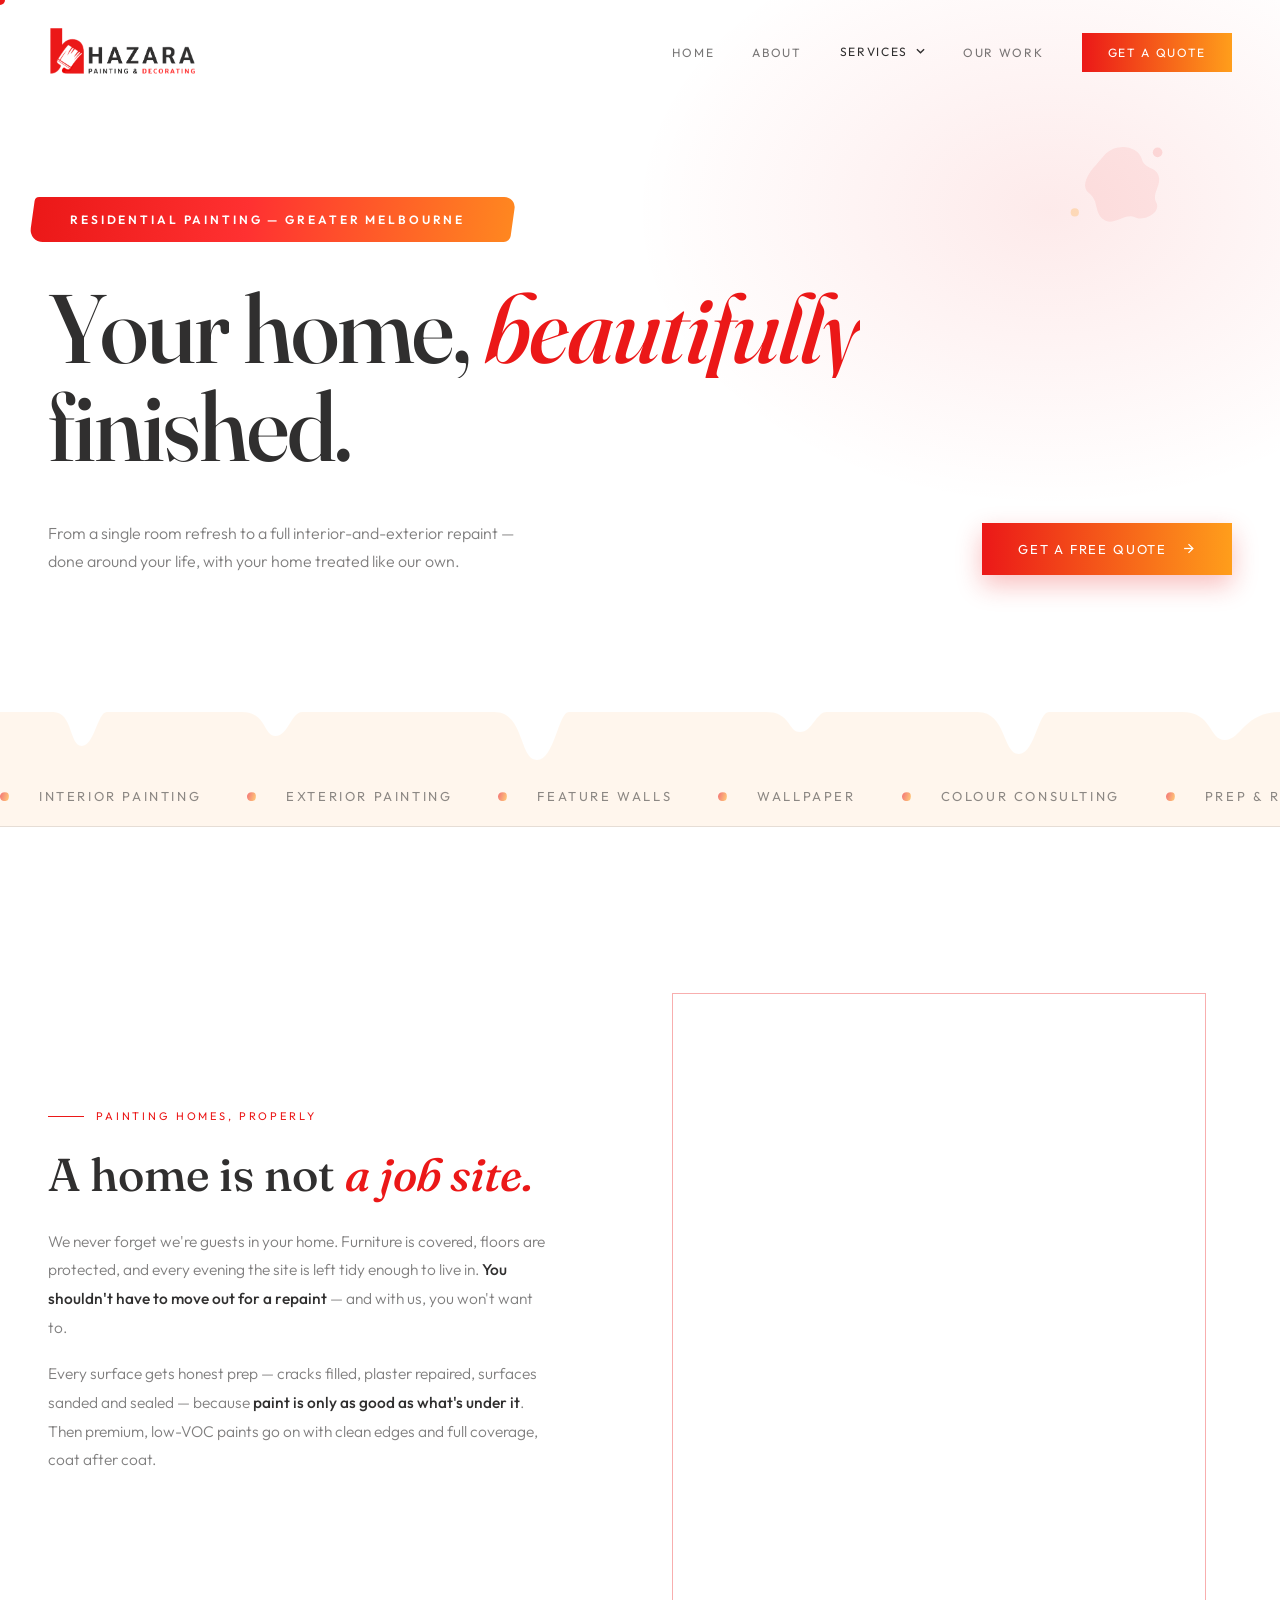
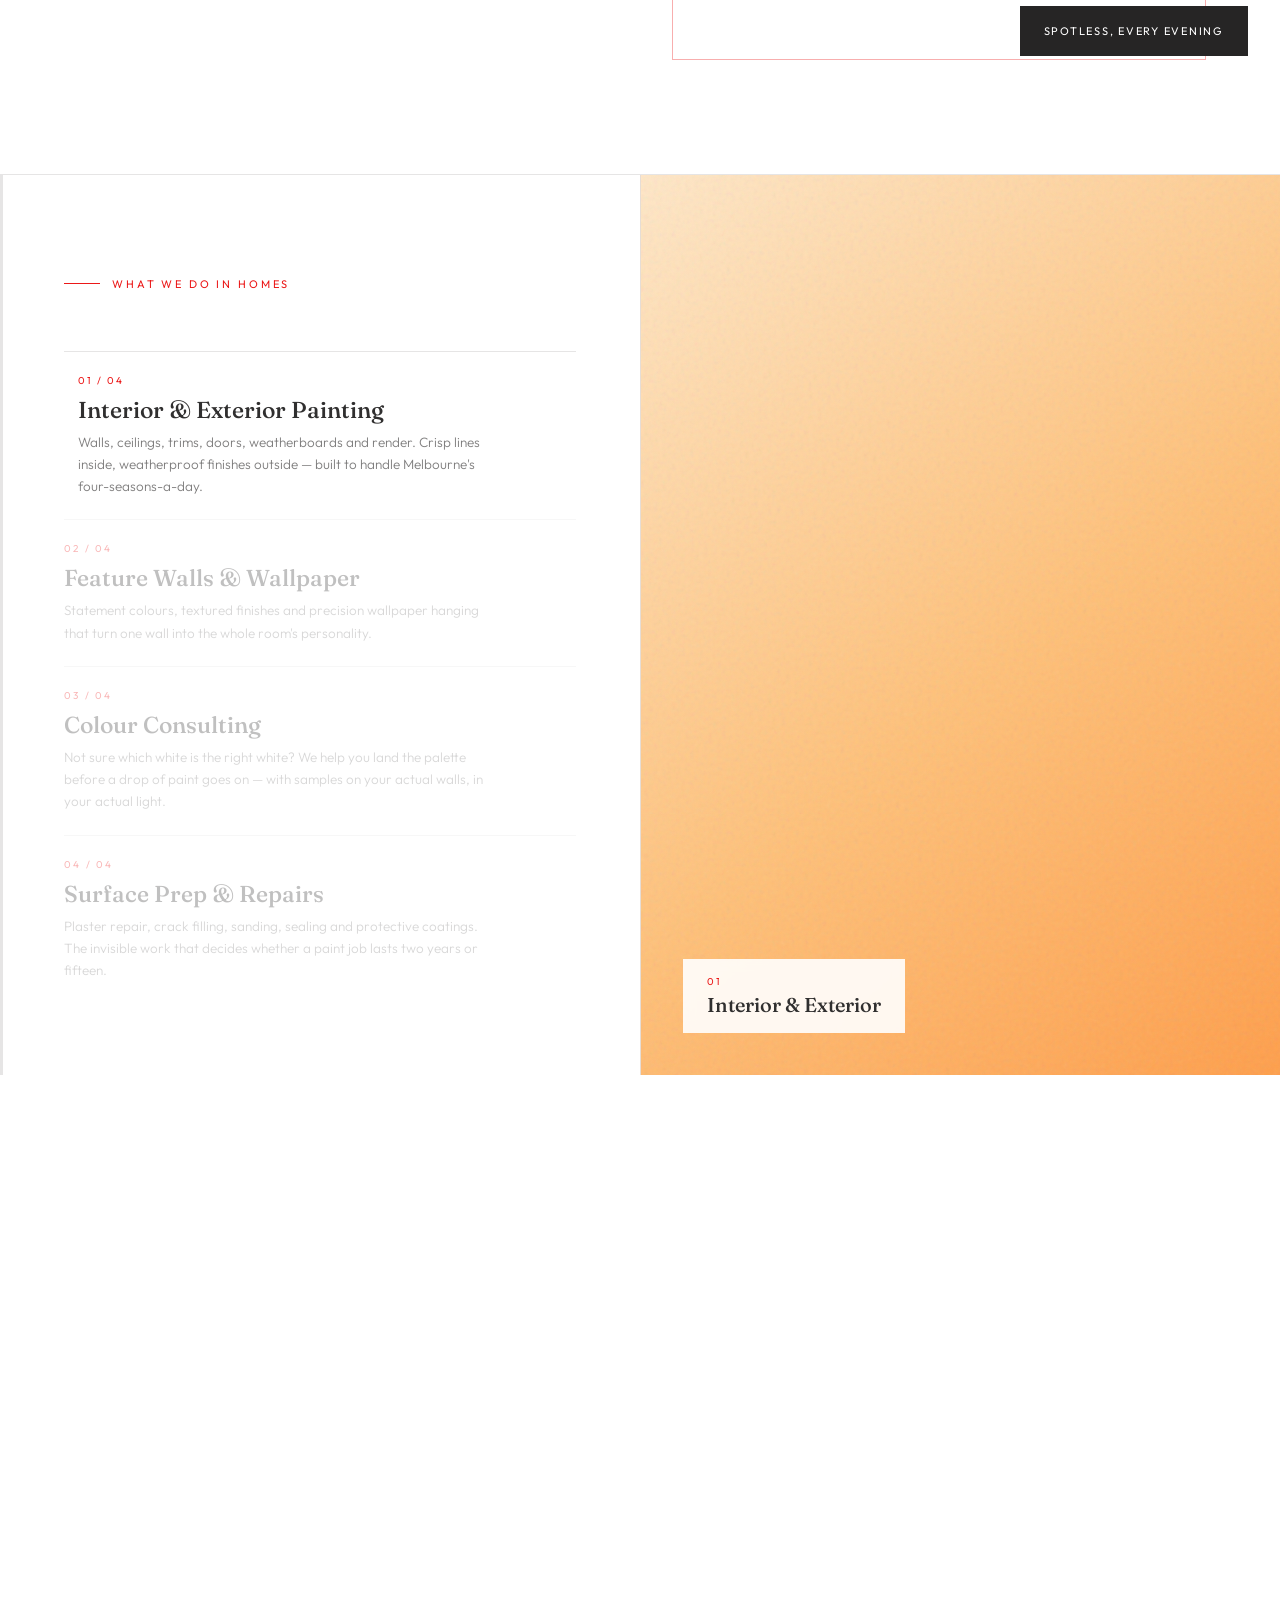
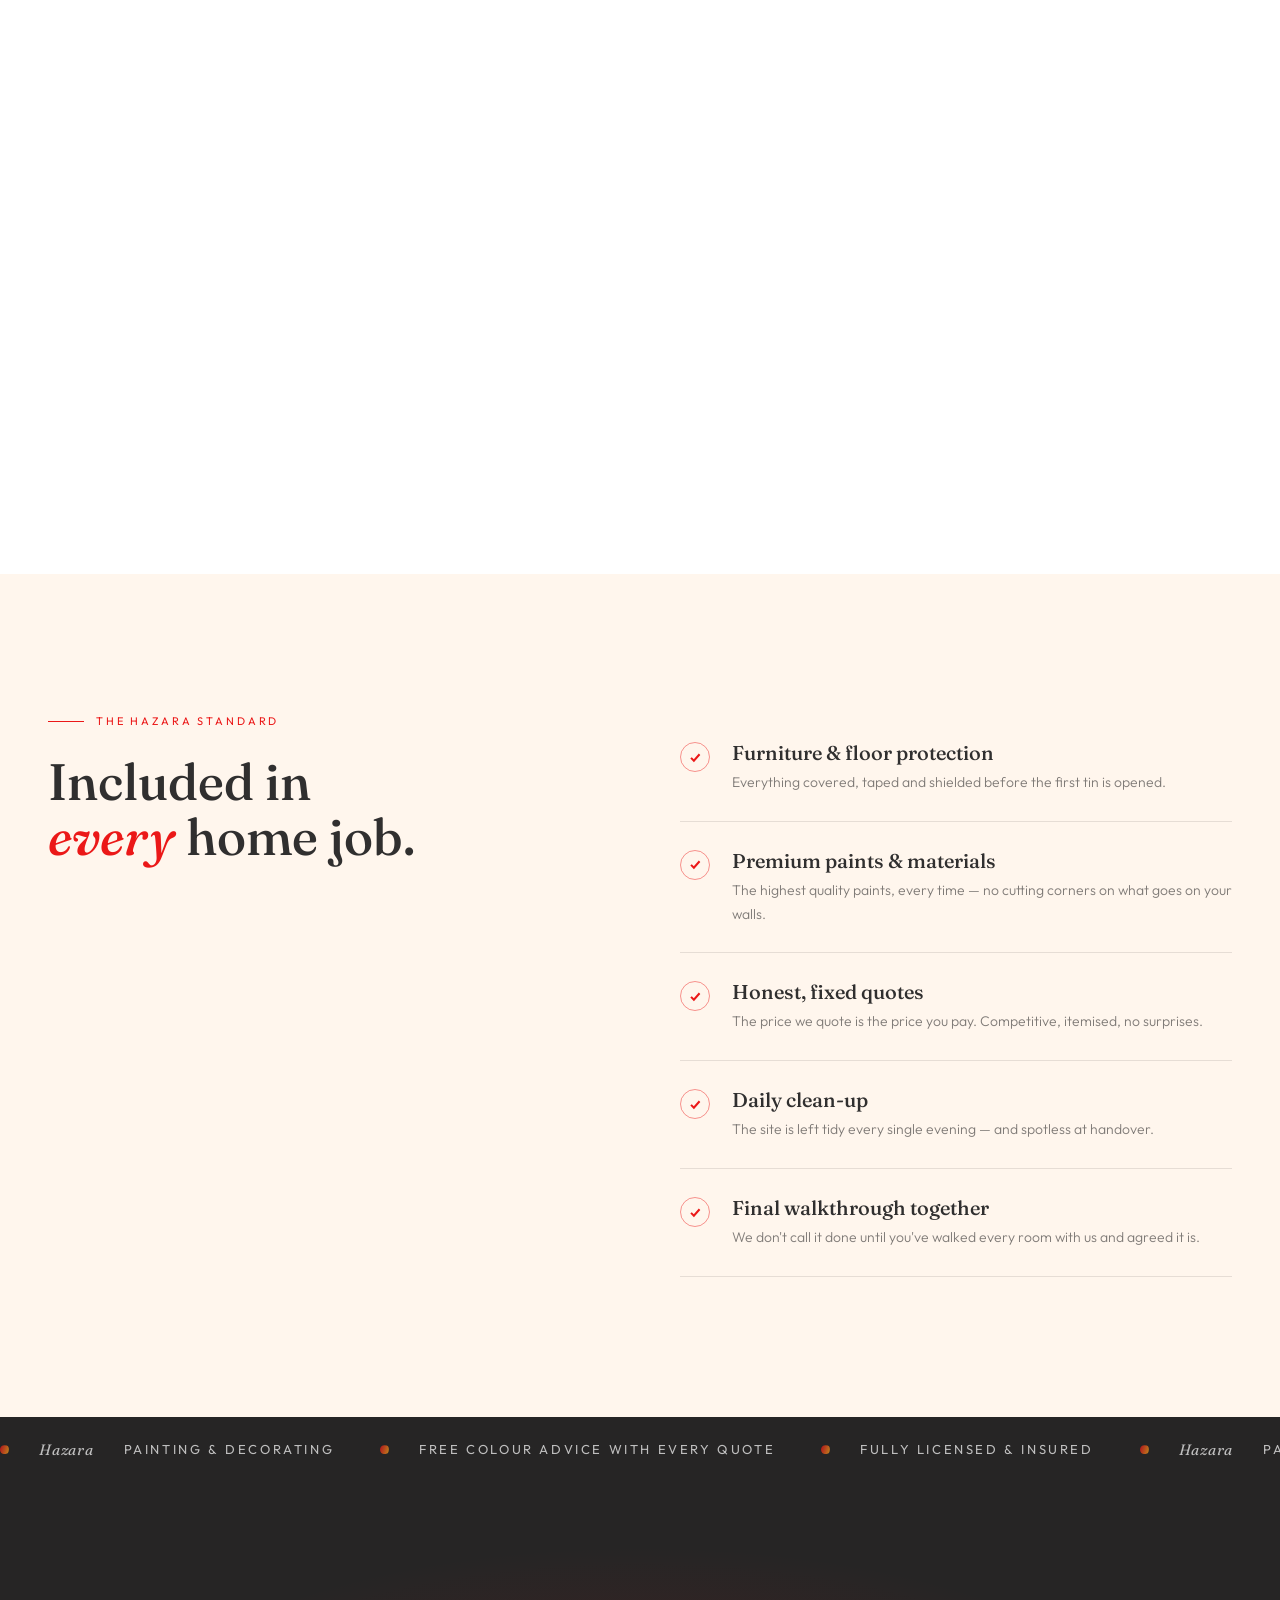
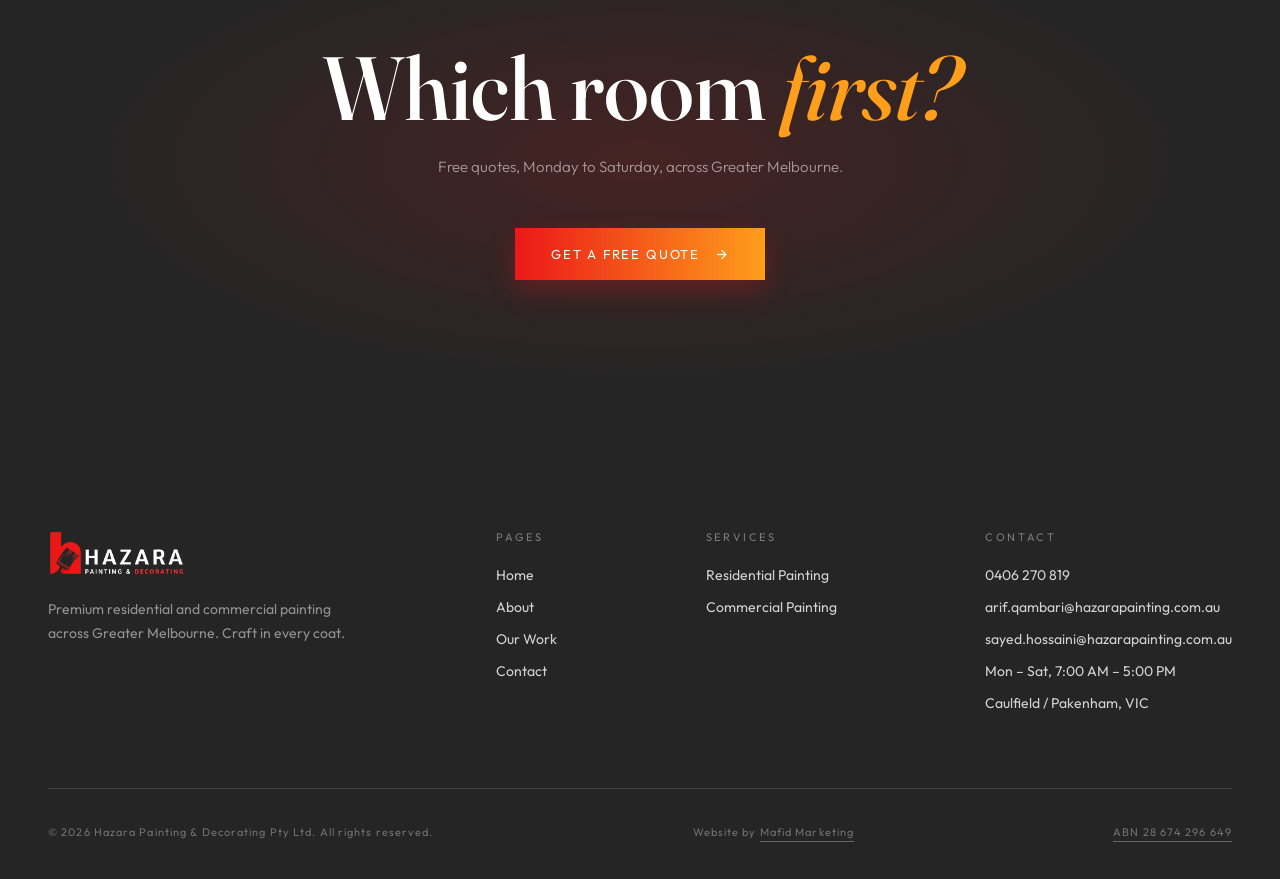
<file: residential/index.html>
<!DOCTYPE html>
<html lang="en">
<head>
<meta charset="UTF-8">
<meta name="viewport" content="width=device-width, initial-scale=1.0">
<title>Residential Painting — Hazara Painting &amp; Decorating</title>
<meta name="description" content="Interior and exterior house painting, feature walls, wallpaper, colour consulting and surface prep across Greater Melbourne.">
<link rel="preconnect" href="https://fonts.googleapis.com">
<link href="https://fonts.googleapis.com/css2?family=Fraunces:ital,opsz,wght@0,9..144,400;0,9..144,500;0,9..144,600;1,9..144,400;1,9..144,500&family=Outfit:wght@300;400;500;600&display=swap" rel="stylesheet">
<link rel="stylesheet" href="/css/style.css">
<link rel="stylesheet" href="/css/home-red.css">
<meta name="theme-color" content="#EB1818">
<link rel="icon" type="image/png" href="/assets/favicon.png">
<link rel="apple-touch-icon" sizes="180x180" href="/assets/apple-touch-icon.png">
<link rel="icon" type="image/png" sizes="32x32" href="/assets/favicon-32.png">
<link rel="canonical" href="https://hazarapainting.com.au/residential/">
<meta property="og:url" content="https://hazarapainting.com.au/residential/">
<meta property="og:type" content="website">
<meta property="og:site_name" content="Hazara Painting &amp; Decorating">
<meta property="og:title" content="Residential Painting — Hazara Painting &amp; Decorating">
<meta property="og:description" content="Interior and exterior house painting, feature walls, wallpaper, colour consulting and surface prep across Greater Melbourne.">
<meta property="og:image" content="https://hazarapainting.com.au/assets/og-image.jpg">
<meta name="twitter:card" content="summary_large_image">
<meta name="twitter:title" content="Residential Painting — Hazara Painting &amp; Decorating">
<meta name="twitter:description" content="Interior and exterior house painting, feature walls, wallpaper, colour consulting and surface prep across Greater Melbourne.">
<meta name="twitter:image" content="https://hazarapainting.com.au/assets/og-image.jpg">
<style>
  /* ── PAGE HERO ── */
  #page-hero {
    min-height: 78vh;
    display: flex; flex-direction: column; justify-content: center;
    padding: 160px 48px 90px;
    overflow: hidden;
  }
  .hero-wash {
    position: absolute; inset: 0; pointer-events: none;
    background: radial-gradient(ellipse 50% 65% at 82% 30%, rgba(235,24,24,0.09) 0%, transparent 65%);
  }
  .page-eyebrow {
    font-size: 11px; letter-spacing: 0.24em; text-transform: uppercase;
    color: var(--accent); margin-bottom: 28px;
    opacity: 0; animation: fadeUp .8s 1.1s forwards;
  }
  .page-headline {
    font-family: var(--serif); font-weight: 500;
    font-size: clamp(46px, 7.6vw, 112px);
    line-height: 1.0; letter-spacing: -0.02em;
    max-width: 1050px;
  }
  .page-headline em { font-style: italic; color: var(--accent); }
  .hero-foot {
    display: flex; justify-content: space-between; align-items: flex-end;
    gap: 40px; flex-wrap: wrap; margin-top: 44px;
  }
  .page-sub {
    max-width: 470px;
    font-size: 16px; line-height: 1.75; color: var(--ink-soft); font-weight: 300;
    opacity: 0; animation: fadeUp .9s 1.9s forwards;
  }
  .hero-foot .btn { opacity: 0; animation: fadeUp .9s 2.1s forwards; }

  /* ── INTRO SPLIT ── */
  #res-intro {
    display: grid; grid-template-columns: 1.05fr 1fr; gap: 90px;
    align-items: center;
  }
  .ri-img { aspect-ratio: 4/5; position: relative; }
  .ri-img .ph { position: absolute; inset: 0; }
  .ri-frame {
    position: absolute; top: 26px; left: -26px; right: 26px; bottom: -26px;
    border: 1px solid rgba(235,24,24,.35); z-index: -1;
  }
  .ri-tag {
    position: absolute; bottom: -22px; right: -16px;
    background: #262525; color: var(--bg);
    font-size: 11px; letter-spacing: .16em; text-transform: uppercase;
    padding: 18px 24px; z-index: 2;
  }
  .ri-headline {
    font-family: var(--serif); font-weight: 500;
    font-size: clamp(34px, 3.6vw, 54px); line-height: 1.12;
    margin-bottom: 26px;
  }
  .ri-headline em { font-style: italic; color: var(--accent); }
  .ri-text {
    font-size: 15.5px; line-height: 1.85; color: var(--ink-soft);
    font-weight: 300; margin-bottom: 18px; max-width: 500px;
  }
  .ri-text strong { color: var(--ink); font-weight: 500; }

  /* ── STICKY SUB-SERVICES ── */
  #subservices { position: relative; height: 400vh; border-top: 1px solid var(--line); }
  .feature-sticky {
    position: sticky; top: 0; height: 100vh;
    display: grid; grid-template-columns: 1fr 1fr;
    overflow: hidden;
  }
  .feature-left {
    display: flex; flex-direction: column; justify-content: center;
    padding: 90px 64px 60px;
  }
  .feature-kicker { margin-bottom: 34px; }
  .feature-progress-bar {
    position: absolute; left: 0; top: 0; bottom: 0; width: 3px;
    background: var(--line);
  }
  .feature-progress-fill {
    position: absolute; top: 0; left: 0; right: 0;
    background: var(--accent); height: 0%;
  }
  .feature-step {
    padding: 22px 0; border-top: 1px solid var(--line);
    opacity: 0.3; transition: opacity .5s, padding-left .5s var(--ease-out);
  }
  .feature-step.active { opacity: 1; padding-left: 14px; }
  .feature-step-num {
    font-size: 10px; letter-spacing: 0.22em; text-transform: uppercase;
    color: var(--accent); margin-bottom: 8px;
  }
  .feature-step-title {
    font-family: var(--serif); font-size: clamp(20px, 1.8vw, 27px);
    font-weight: 500; margin-bottom: 7px;
  }
  .feature-step-desc { font-size: 13.5px; color: var(--ink-soft); line-height: 1.65; font-weight: 300; max-width: 420px; }
  .feature-right {
    position: relative; overflow: hidden;
    background: var(--bg-deep);
    border-left: 1px solid var(--line);
  }
  .feature-visual {
    position: absolute; inset: 0;
    opacity: 0; transition: opacity .55s;
  }
  .feature-visual.active { opacity: 1; }
  .feature-visual .ph { position: absolute; inset: 0; }
  .fv-label {
    position: absolute; bottom: 42px; left: 42px; z-index: 3;
    background: rgba(255,255,255,.9); backdrop-filter: blur(6px);
    padding: 16px 24px;
  }
  .fv-label-num { font-size: 10px; letter-spacing: .2em; text-transform: uppercase; color: var(--accent); margin-bottom: 4px; }
  .fv-label-title { font-family: var(--serif); font-size: 20px; font-weight: 500; }

  /* ── INCLUDED CHECKLIST ── */
  #included { background: var(--bg-deep); }
  .inc-grid { display: grid; grid-template-columns: 1fr 1fr; gap: 80px; align-items: start; }
  .inc-headline {
    font-family: var(--serif); font-weight: 500;
    font-size: clamp(34px, 4vw, 58px); line-height: 1.08;
    position: sticky; top: 140px;
  }
  .inc-headline em { font-style: italic; color: var(--accent); }
  .inc-list { list-style: none; }
  .inc-item {
    display: flex; gap: 22px; align-items: flex-start;
    padding: 26px 0; border-bottom: 1px solid var(--line);
  }
  .inc-check {
    width: 30px; height: 30px; flex-shrink: 0; margin-top: 2px;
    border: 1px solid rgba(235,24,24,.45); border-radius: 50%;
    display: flex; align-items: center; justify-content: center;
  }
  .inc-check svg { width: 13px; height: 13px; stroke: var(--accent); stroke-width: 2.5; fill: none; }
  .inc-check svg path {
    stroke-dasharray: 20; stroke-dashoffset: 20;
    transition: stroke-dashoffset .6s var(--ease-out) .2s;
  }
  .inc-item.visible .inc-check svg path { stroke-dashoffset: 0; }
  .inc-item h4 { font-family: var(--serif); font-size: 20px; font-weight: 500; margin-bottom: 6px; }
  .inc-item p { font-size: 14px; color: var(--ink-soft); line-height: 1.7; font-weight: 300; }

  /* ── CTA ── */
  #cta {
    background: #262525; color: var(--bg);
    text-align: center; overflow: hidden;
    padding: 160px 48px;
  }
  .cta-glow {
    position: absolute; inset: 0;
    background: radial-gradient(ellipse 60% 55% at 50% 50%, rgba(235,24,24,.16) 0%, transparent 70%);
    animation: pulseSoft 5s ease-in-out infinite;
  }
  .cta-headline {
    font-family: var(--serif); font-weight: 500;
    font-size: clamp(42px, 7vw, 104px); line-height: 1.02;
    margin-bottom: 24px; position: relative;
  }
  .cta-headline em { font-style: italic; color: var(--amber); }
  .cta-sub { font-size: 15px; color: rgba(255,255,255,.55); margin-bottom: 52px; font-weight: 300; position: relative; }
  #cta .btn { position: relative; }

  @media (max-width: 900px) {
    #page-hero { padding: 140px 24px 70px; }
    #res-intro { grid-template-columns: 1fr; gap: 0; }
    .ri-img { display: none; } /* placeholder panel hidden on mobile until a real photo exists */
    /* sticky feature falls back to a simple stacked list */
    #subservices { height: auto !important; }
    .feature-sticky { position: static; height: auto; grid-template-columns: 1fr; }
    .feature-left { padding: 70px 24px 30px; }
    .feature-step { opacity: 1; padding-left: 0 !important; }
    .feature-right { display: none; }
    .feature-progress-bar { display: none; }
    .inc-grid { grid-template-columns: 1fr; gap: 50px; }
    .inc-headline { position: static; }
  }
</style>
</head>
<body>
<a class="skip-link" href="#page-hero">Skip to content</a>

<div id="wipe">
  <span class="wipe-word"><img src="/assets/mark.png" alt="" class="wipe-mark"></span>
  <div class="wipe-col"></div>
  <div class="wipe-col"></div>
  <div class="wipe-col"></div>
  <div class="wipe-col"></div>
</div>
<div id="cursor"><span class="cursor-label"></span></div>
<div id="cursor-ring"></div>

<nav>
  <a href="/" class="nav-logo" aria-label="Hazara Painting & Decorating — home">
    <img src="/assets/logo.png" alt="Hazara Painting & Decorating" class="nav-logo-img">
  </a>
  <button class="nav-burger" aria-label="Menu"><span></span><span></span><span></span></button>
  <ul class="nav-links">
    <li><a href="/">Home</a></li>
    <li><a href="/about/">About</a></li>
    <li class="nav-drop">
      <span class="nav-drop-label active">Services
        <svg viewBox="0 0 10 6" fill="none" stroke-width="1.5"><polyline points="1 1 5 5 9 1"/></svg>
      </span>
      <ul class="nav-drop-menu">
        <li><a href="/residential/" class="active">Residential Painting</a></li>
        <li><a href="/commercial/">Commercial Painting</a></li>
      </ul>
    </li>
    <li><a href="/work/">Our Work</a></li>
    <li><a href="/contact/" class="nav-cta">Get a Quote</a></li>
  </ul>
</nav>

<!-- ═══ PAGE HERO ═══ -->
<section id="page-hero">
  <div class="hero-wash"></div>
  <svg class="splat" style="top:18%; right:8%; width:120px; animation: floatY 6.5s ease-in-out infinite;" viewBox="0 0 100 100"><path d="M50 18c8-2 18 2 20 10s12 6 14 14-6 14-2 22-10 16-18 12-18 8-26 2-4-16-12-22 0-18 6-24 8-12 18-14z" fill="#EB1818" opacity=".07"/><circle cx="83" cy="22" r="4" fill="#EB1818" opacity=".12"/><circle cx="14" cy="72" r="3.4" fill="#FF9E1B" opacity=".25"/></svg>
  <div class="paint-stripe">
    <div class="stripe-fill">
      <svg class="stripe-roller" viewBox="0 0 90 130">
        <defs>
          <linearGradient id="rollGrad" x1="0" y1="0" x2="0" y2="1">
            <stop offset="0" stop-color="#FF3131"/>
            <stop offset="1" stop-color="#FF9E1B"/>
          </linearGradient>
        </defs>
        <path d="M52 44 L76 20 L84 28 L62 52" fill="none" stroke="#5B5757" stroke-width="7" stroke-linejoin="round"/>
        <rect x="66" y="2" width="30" height="13" rx="6.5" transform="rotate(42 81 8)" fill="#302F2F"/>
        <rect x="28" y="36" width="27" height="80" rx="13" fill="url(#rollGrad)" stroke="#B80F0F" stroke-width="1.5"/>
        <rect x="33" y="42" width="6" height="68" rx="3" fill="rgba(255,255,255,.4)"/>
      </svg>
    </div>
    <span class="stripe-text">Residential Painting — Greater Melbourne</span>
  </div>
  <h1 class="page-headline word-reveal">
    <span class="word"><span>Your</span></span>
    <span class="word"><span>home,</span></span>
    <span class="word"><span><em>beautifully</em></span></span>
    <span class="word"><span>finished.</span></span>
  </h1>
  <div class="hero-foot">
    <p class="page-sub">From a single room refresh to a full interior-and-exterior repaint — done around your life, with your home treated like our own.</p>
    <a href="/contact/" class="btn btn-grad" data-magnetic>
      <span>Get a Free Quote</span>
      <svg viewBox="0 0 24 24" fill="none" stroke="currentColor" stroke-width="2"><line x1="5" y1="12" x2="19" y2="12"/><polyline points="12 5 19 12 12 19"/></svg>
    </a>
  </div>
</section>

<div class="drip-sep" style="background: var(--bg-deep);">
  <svg viewBox="0 0 1440 64" preserveAspectRatio="none">
    <path fill="#FFFFFF" d="M0 0 H1440 V10 C1400 10 1396 38 1378 38 C1360 38 1364 10 1330 10 H1180 C1168 10 1164 52 1146 52 C1128 52 1132 10 1100 10 H930 C918 10 914 30 900 30 C886 30 890 10 862 10 H640 C628 10 624 58 604 58 C584 58 590 10 556 10 H340 C328 10 324 34 310 34 C296 34 300 10 272 10 H120 C110 10 106 44 92 44 C78 44 82 10 60 10 H0 Z"/>
  </svg>
</div>

<!-- ═══ MARQUEE ═══ -->
<div class="marquee-wrap" style="border-top: none;">
  <div class="marquee-track">
    <div class="marquee-item"><span class="marquee-dot"></span> Interior Painting</div>
    <div class="marquee-item"><span class="marquee-dot"></span> Exterior Painting</div>
    <div class="marquee-item"><span class="marquee-dot"></span> Feature Walls</div>
    <div class="marquee-item"><span class="marquee-dot"></span> Wallpaper</div>
    <div class="marquee-item"><span class="marquee-dot"></span> Colour Consulting</div>
    <div class="marquee-item"><span class="marquee-dot"></span> Prep &amp; Repairs</div>
    <div class="marquee-item"><span class="marquee-dot"></span> Interior Painting</div>
    <div class="marquee-item"><span class="marquee-dot"></span> Exterior Painting</div>
    <div class="marquee-item"><span class="marquee-dot"></span> Feature Walls</div>
    <div class="marquee-item"><span class="marquee-dot"></span> Wallpaper</div>
    <div class="marquee-item"><span class="marquee-dot"></span> Colour Consulting</div>
    <div class="marquee-item"><span class="marquee-dot"></span> Prep &amp; Repairs</div>
  </div>
</div>

<!-- ═══ INTRO ═══ -->
<section id="res-intro" class="section-pad">
  <div>
    <p class="section-label reveal">Painting Homes, Properly</p>
    <h2 class="ri-headline reveal" data-delay="1">A home is not <em>a job site.</em></h2>
    <p class="ri-text reveal" data-delay="2">We never forget we're guests in your home. Furniture is covered, floors are protected, and every evening the site is left tidy enough to live in. <strong>You shouldn't have to move out for a repaint</strong> — and with us, you won't want to.</p>
    <p class="ri-text reveal" data-delay="3">Every surface gets honest prep — cracks filled, plaster repaired, surfaces sanded and sealed — because <strong>paint is only as good as what's under it</strong>. Then premium, low-VOC paints go on with clean edges and full coverage, coat after coat.</p>
  </div>

  <div class="ri-img reveal-right">
    <div class="ri-frame"></div>
    <div class="ph clip-reveal">
      <div class="ph-inner ph-fill-1"></div>
      <div class="ph-noise"></div>
    </div>
    <div class="ri-tag">Spotless, Every Evening</div>
  </div>
</section>

<!-- ═══ STICKY SUB-SERVICES ═══ -->
<section id="subservices">
  <div class="feature-sticky">
    <div class="feature-progress-bar"><div class="feature-progress-fill" id="featureProgress"></div></div>

    <div class="feature-left">
      <div class="feature-kicker">
        <p class="section-label">What We Do In Homes</p>
      </div>
      <div class="feature-steps">
        <div class="feature-step active" data-step="0">
          <p class="feature-step-num">01 / 04</p>
          <h3 class="feature-step-title">Interior &amp; Exterior Painting</h3>
          <p class="feature-step-desc">Walls, ceilings, trims, doors, weatherboards and render. Crisp lines inside, weatherproof finishes outside — built to handle Melbourne's four-seasons-a-day.</p>
        </div>
        <div class="feature-step" data-step="1">
          <p class="feature-step-num">02 / 04</p>
          <h3 class="feature-step-title">Feature Walls &amp; Wallpaper</h3>
          <p class="feature-step-desc">Statement colours, textured finishes and precision wallpaper hanging that turn one wall into the whole room's personality.</p>
        </div>
        <div class="feature-step" data-step="2">
          <p class="feature-step-num">03 / 04</p>
          <h3 class="feature-step-title">Colour Consulting</h3>
          <p class="feature-step-desc">Not sure which white is the right white? We help you land the palette before a drop of paint goes on — with samples on your actual walls, in your actual light.</p>
        </div>
        <div class="feature-step" data-step="3">
          <p class="feature-step-num">04 / 04</p>
          <h3 class="feature-step-title">Surface Prep &amp; Repairs</h3>
          <p class="feature-step-desc">Plaster repair, crack filling, sanding, sealing and protective coatings. The invisible work that decides whether a paint job lasts two years or fifteen.</p>
        </div>
      </div>
    </div>

    <div class="feature-right">
      <div class="feature-visual active" data-visual="0">
        <div class="ph">
          <div class="ph-inner ph-fill-1"></div>
          <div class="ph-noise"></div>
        </div>
        <div class="fv-label">
          <div class="fv-label-num">01</div>
          <div class="fv-label-title">Interior &amp; Exterior</div>
        </div>
      </div>
      <div class="feature-visual" data-visual="1">
        <div class="ph">
          <div class="ph-inner ph-fill-3"></div>
          <div class="ph-noise"></div>
        </div>
        <div class="fv-label">
          <div class="fv-label-num">02</div>
          <div class="fv-label-title">Feature Walls &amp; Wallpaper</div>
        </div>
      </div>
      <div class="feature-visual" data-visual="2">
        <div class="ph">
          <div class="ph-inner ph-fill-5"></div>
          <div class="ph-noise"></div>
        </div>
        <div class="fv-label">
          <div class="fv-label-num">03</div>
          <div class="fv-label-title">Colour Consulting</div>
        </div>
      </div>
      <div class="feature-visual" data-visual="3">
        <div class="ph">
          <div class="ph-inner ph-fill-6"></div>
          <div class="ph-noise"></div>
        </div>
        <div class="fv-label">
          <div class="fv-label-num">04</div>
          <div class="fv-label-title">Prep &amp; Repairs</div>
        </div>
      </div>
    </div>
  </div>
</section>

<!-- ═══ INCLUDED ═══ -->
<section id="included" class="section-pad">
  <div class="inc-grid">
    <div>
      <p class="section-label reveal">The Hazara Standard</p>
      <h2 class="inc-headline reveal" data-delay="1">Included in<br><em>every</em> home job.</h2>
    </div>
    <ul class="inc-list">
      <li class="inc-item reveal" data-delay="1">
        <span class="inc-check"><svg viewBox="0 0 16 16"><path d="M2.5 8.5l3.5 3.5 7-8"/></svg></span>
        <div>
          <h4>Furniture &amp; floor protection</h4>
          <p>Everything covered, taped and shielded before the first tin is opened.</p>
        </div>
      </li>
      <li class="inc-item reveal" data-delay="2">
        <span class="inc-check"><svg viewBox="0 0 16 16"><path d="M2.5 8.5l3.5 3.5 7-8"/></svg></span>
        <div>
          <h4>Premium paints &amp; materials</h4>
          <p>The highest quality paints, every time — no cutting corners on what goes on your walls.</p>
        </div>
      </li>
      <li class="inc-item reveal" data-delay="3">
        <span class="inc-check"><svg viewBox="0 0 16 16"><path d="M2.5 8.5l3.5 3.5 7-8"/></svg></span>
        <div>
          <h4>Honest, fixed quotes</h4>
          <p>The price we quote is the price you pay. Competitive, itemised, no surprises.</p>
        </div>
      </li>
      <li class="inc-item reveal" data-delay="4">
        <span class="inc-check"><svg viewBox="0 0 16 16"><path d="M2.5 8.5l3.5 3.5 7-8"/></svg></span>
        <div>
          <h4>Daily clean-up</h4>
          <p>The site is left tidy every single evening — and spotless at handover.</p>
        </div>
      </li>
      <li class="inc-item reveal" data-delay="5">
        <span class="inc-check"><svg viewBox="0 0 16 16"><path d="M2.5 8.5l3.5 3.5 7-8"/></svg></span>
        <div>
          <h4>Final walkthrough together</h4>
          <p>We don't call it done until you've walked every room with us and agreed it is.</p>
        </div>
      </li>
    </ul>
  </div>
</section>

<!-- ═══ MARQUEE 2 ═══ -->
<div class="marquee-wrap dark reverse">
  <div class="marquee-track">
    <div class="marquee-item"><span class="marquee-dot"></span> <em>Hazara</em> Painting &amp; Decorating</div>
    <div class="marquee-item"><span class="marquee-dot"></span> Free Colour Advice With Every Quote</div>
    <div class="marquee-item"><span class="marquee-dot"></span> Fully Licensed &amp; Insured</div>
    <div class="marquee-item"><span class="marquee-dot"></span> <em>Hazara</em> Painting &amp; Decorating</div>
    <div class="marquee-item"><span class="marquee-dot"></span> Free Colour Advice With Every Quote</div>
    <div class="marquee-item"><span class="marquee-dot"></span> Fully Licensed &amp; Insured</div>
  </div>
</div>

<!-- ═══ CTA ═══ -->
<section id="cta">
  <div class="cta-glow"></div>
  <h2 class="cta-headline reveal">Which room <em>first?</em></h2>
  <p class="cta-sub reveal" data-delay="1">Free quotes, Monday to Saturday, across Greater Melbourne.</p>
  <a href="/contact/" class="btn btn-grad reveal" data-delay="2" data-magnetic>
    <span>Get a Free Quote</span>
    <svg viewBox="0 0 24 24" fill="none" stroke="currentColor" stroke-width="2"><line x1="5" y1="12" x2="19" y2="12"/><polyline points="12 5 19 12 12 19"/></svg>
  </a>
</section>

<!-- ═══ FOOTER ═══ -->
<footer>
  <div class="footer-top">
    <div class="footer-brand">
      <img src="/assets/logo-white.png" alt="Hazara Painting & Decorating" class="footer-logo-img" loading="lazy" decoding="async">
      <p>Premium residential and commercial painting across Greater Melbourne. Craft in every coat.</p>
    </div>
    <div class="footer-col">
      <h4>Pages</h4>
      <ul>
        <li><a href="/">Home</a></li>
        <li><a href="/about/">About</a></li>
        <li><a href="/work/">Our Work</a></li>
        <li><a href="/contact/">Contact</a></li>
      </ul>
    </div>
    <div class="footer-col">
      <h4>Services</h4>
      <ul>
        <li><a href="/residential/">Residential Painting</a></li>
        <li><a href="/commercial/">Commercial Painting</a></li>
      </ul>
    </div>
    <div class="footer-col">
      <h4>Contact</h4>
      <ul>
        <li><a href="tel:+61406270819">0406 270 819</a></li>
        <li><a href="mailto:arif.qambari@hazarapainting.com.au">arif.qambari@hazarapainting.com.au</a></li>
        <li><a href="mailto:sayed.hossaini@hazarapainting.com.au">sayed.hossaini@hazarapainting.com.au</a></li>
        <li><span>Mon – Sat, 7:00 AM – 5:00 PM</span></li>
        <li><span>Caulfield / Pakenham, VIC</span></li>
      </ul>
    </div>
  </div>
  <div class="footer-bottom">
    <span>© 2026 Hazara Painting &amp; Decorating Pty Ltd. All rights reserved.</span>
    <span>Website by <a href="https://mafidmarketing.com.au/" target="_blank" rel="noopener">Mafid Marketing</a></span>
    <span><a href="https://abr.business.gov.au/ABN/View/28674296649" target="_blank" rel="noopener">ABN 28 674 296 649</a></span>
  </div>
</footer>

<script src="/js/main.js"></script>
<script>
// ── STICKY SUB-SERVICES: scroll-driven steps + crossfading visuals ──
(function () {
  const section = document.getElementById('subservices');
  if (!section) return;
  const fill = document.getElementById('featureProgress');
  const steps = section.querySelectorAll('.feature-step');
  const visuals = section.querySelectorAll('.feature-visual');
  const n = steps.length;

  function update() {
    if (window.innerWidth <= 900) return; // static fallback on mobile
    const total = section.offsetHeight - window.innerHeight;
    if (total <= 0) return;
    const scrolled = Math.max(0, Math.min(total, -section.getBoundingClientRect().top));
    const pct = scrolled / total;
    if (fill) fill.style.height = (pct * 100) + '%';
    const idx = Math.min(n - 1, Math.floor(pct * n));
    steps.forEach((s, i) => s.classList.toggle('active', i === idx));
    visuals.forEach((v, i) => v.classList.toggle('active', i === idx));
  }

  update();
  window.addEventListener('scroll', update, { passive: true });
  window.addEventListener('resize', update);
})();
</script>
</body>
</html>
</file>
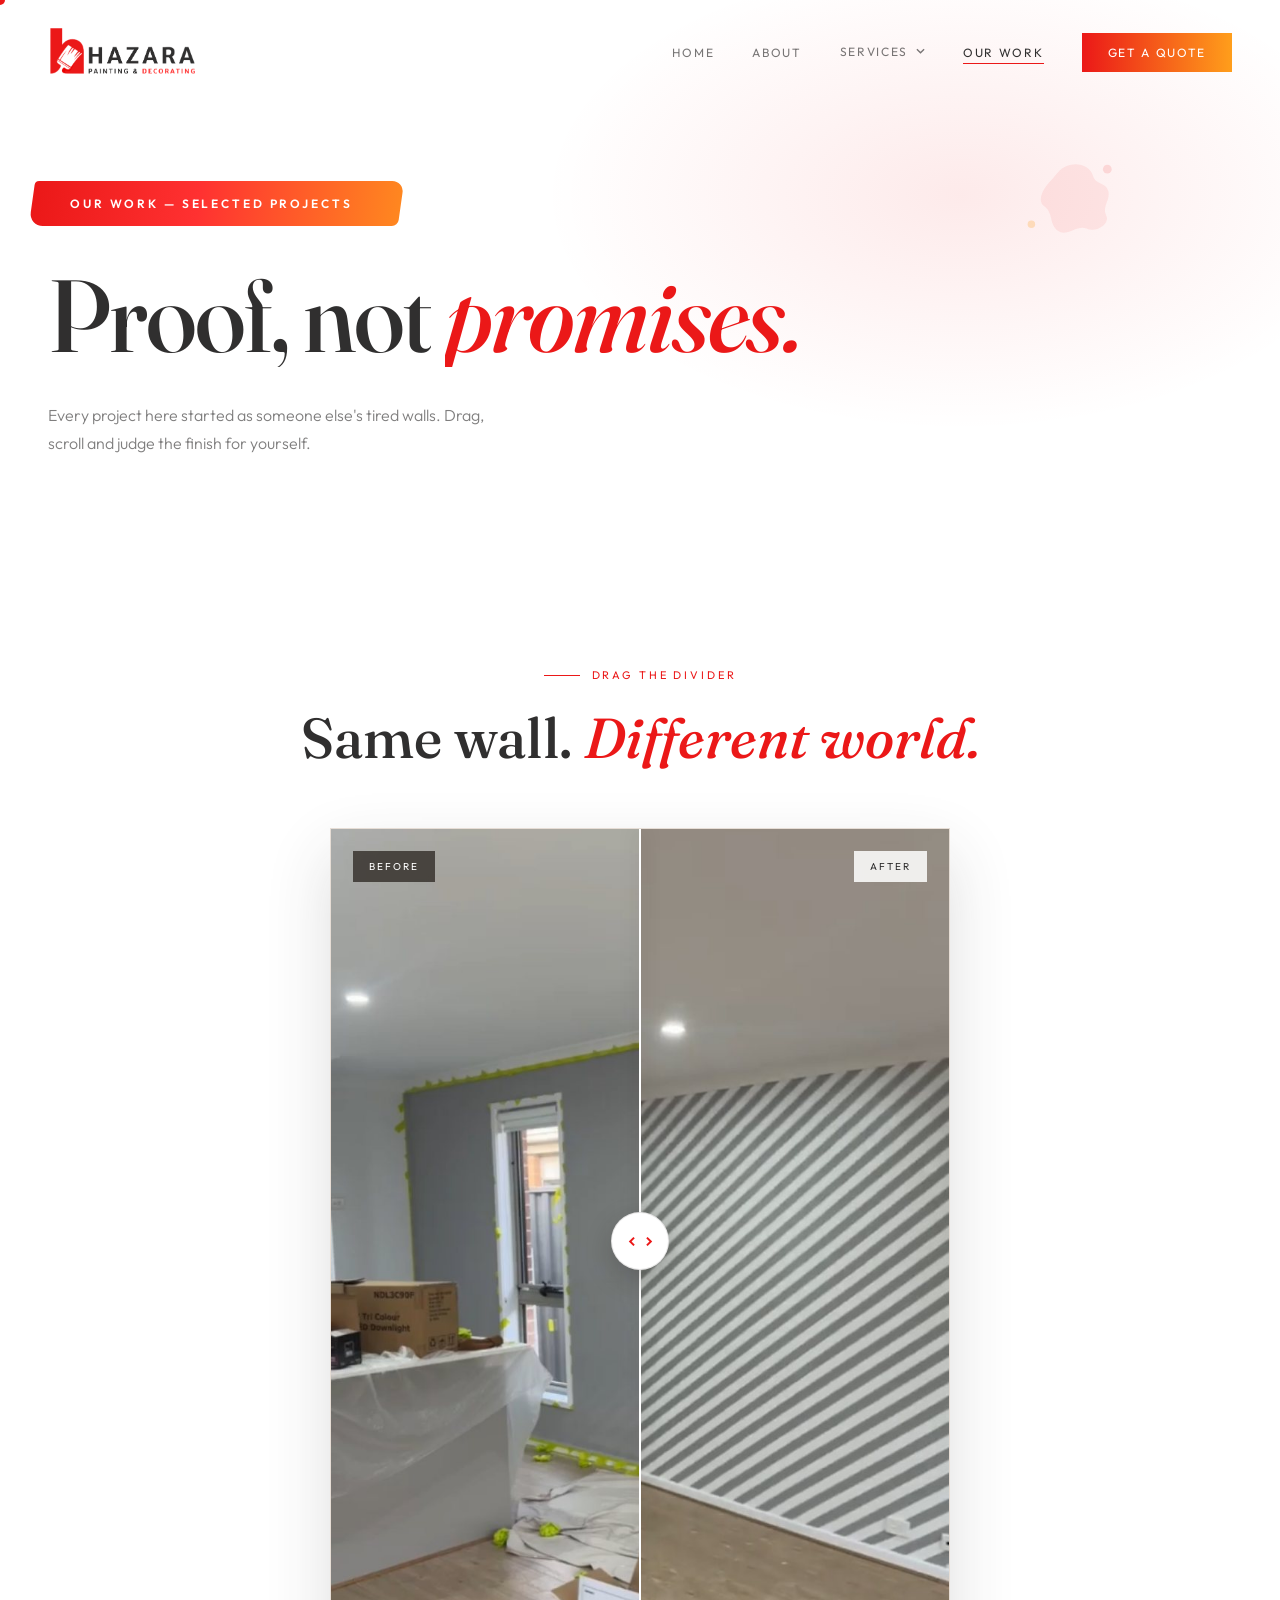
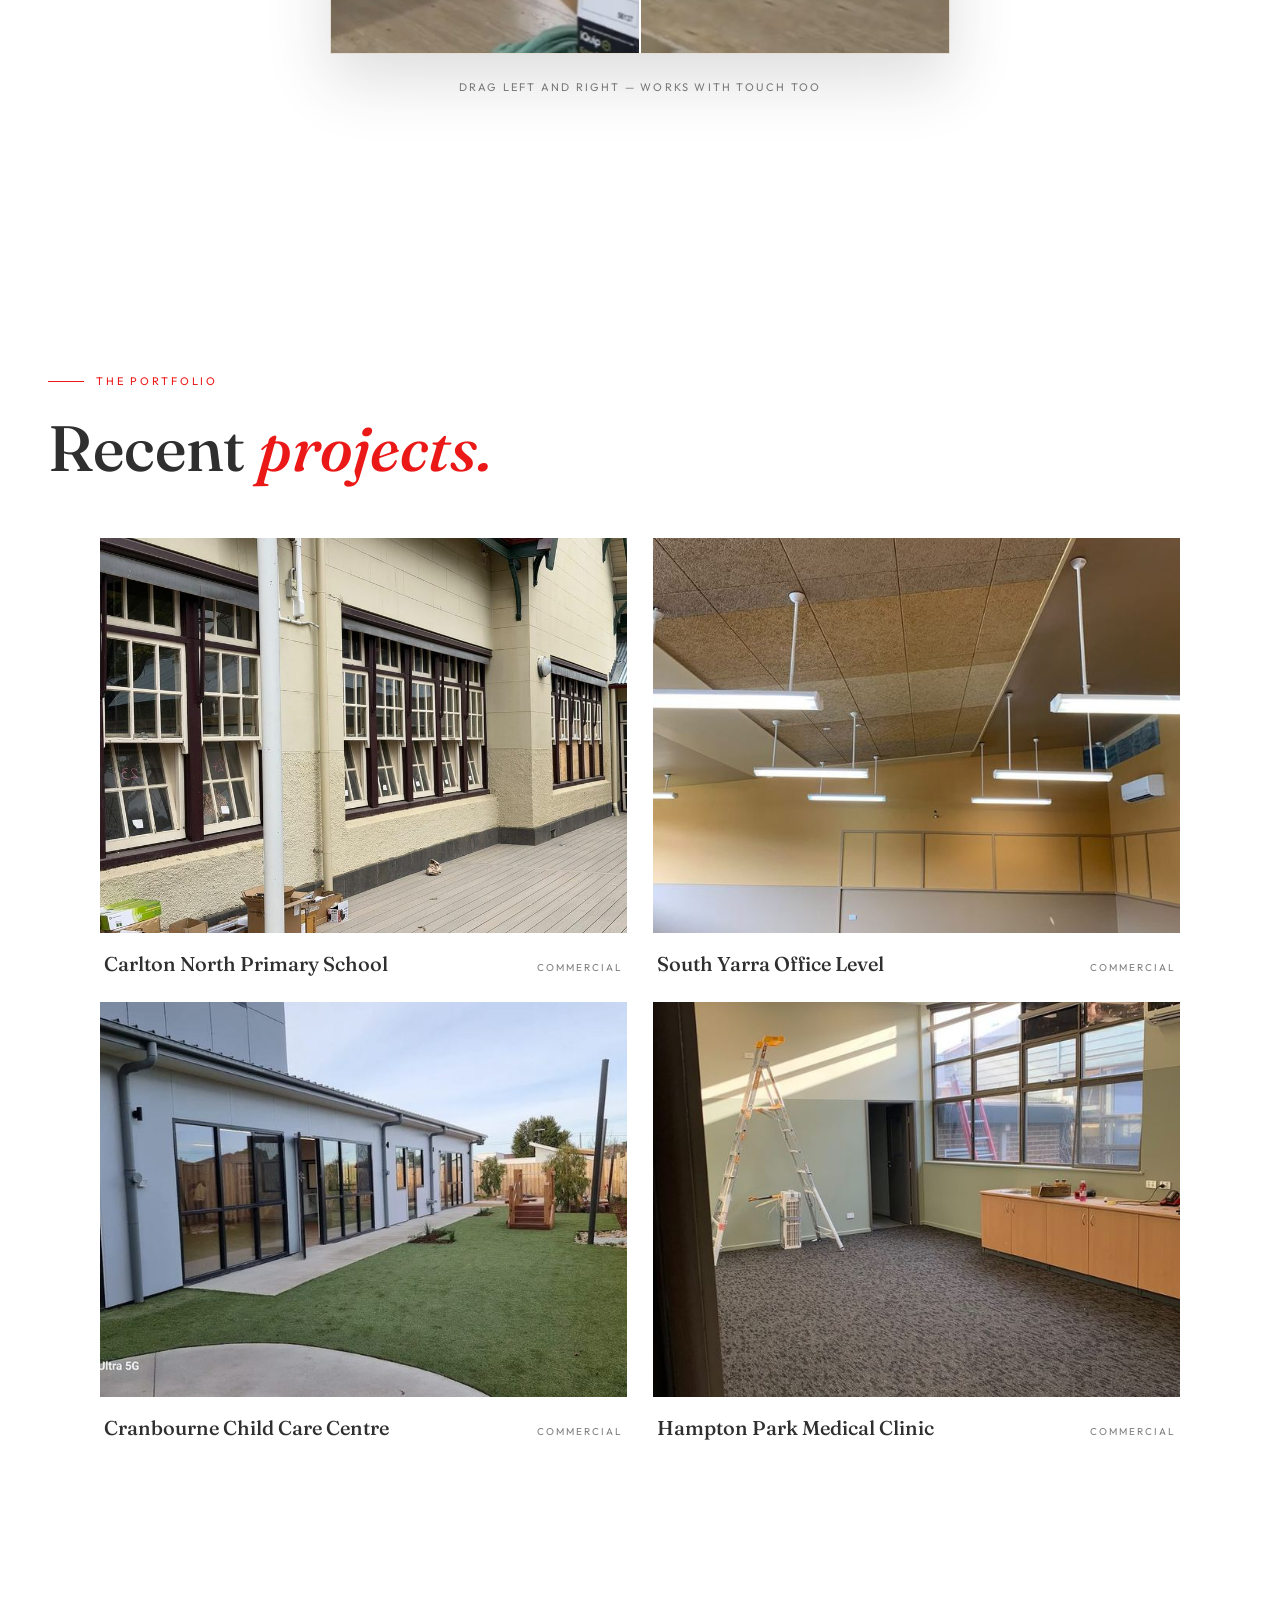
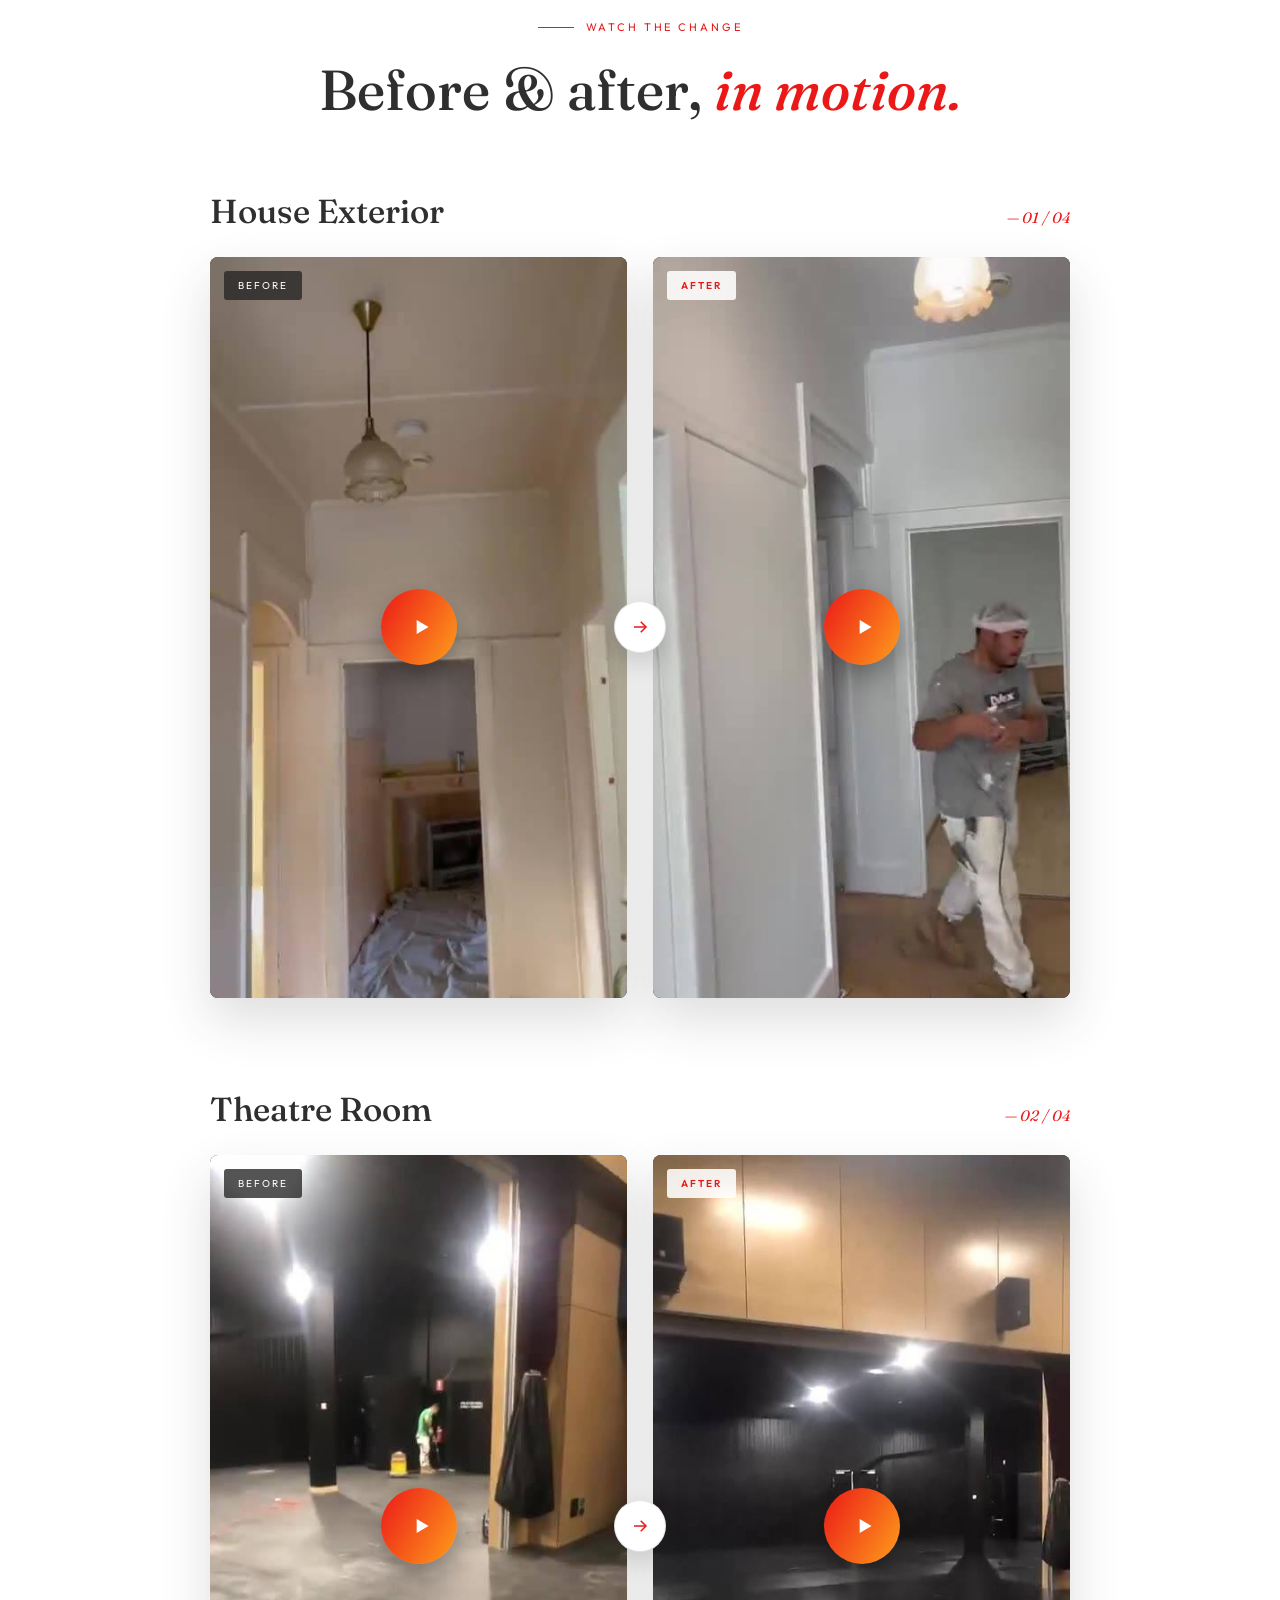
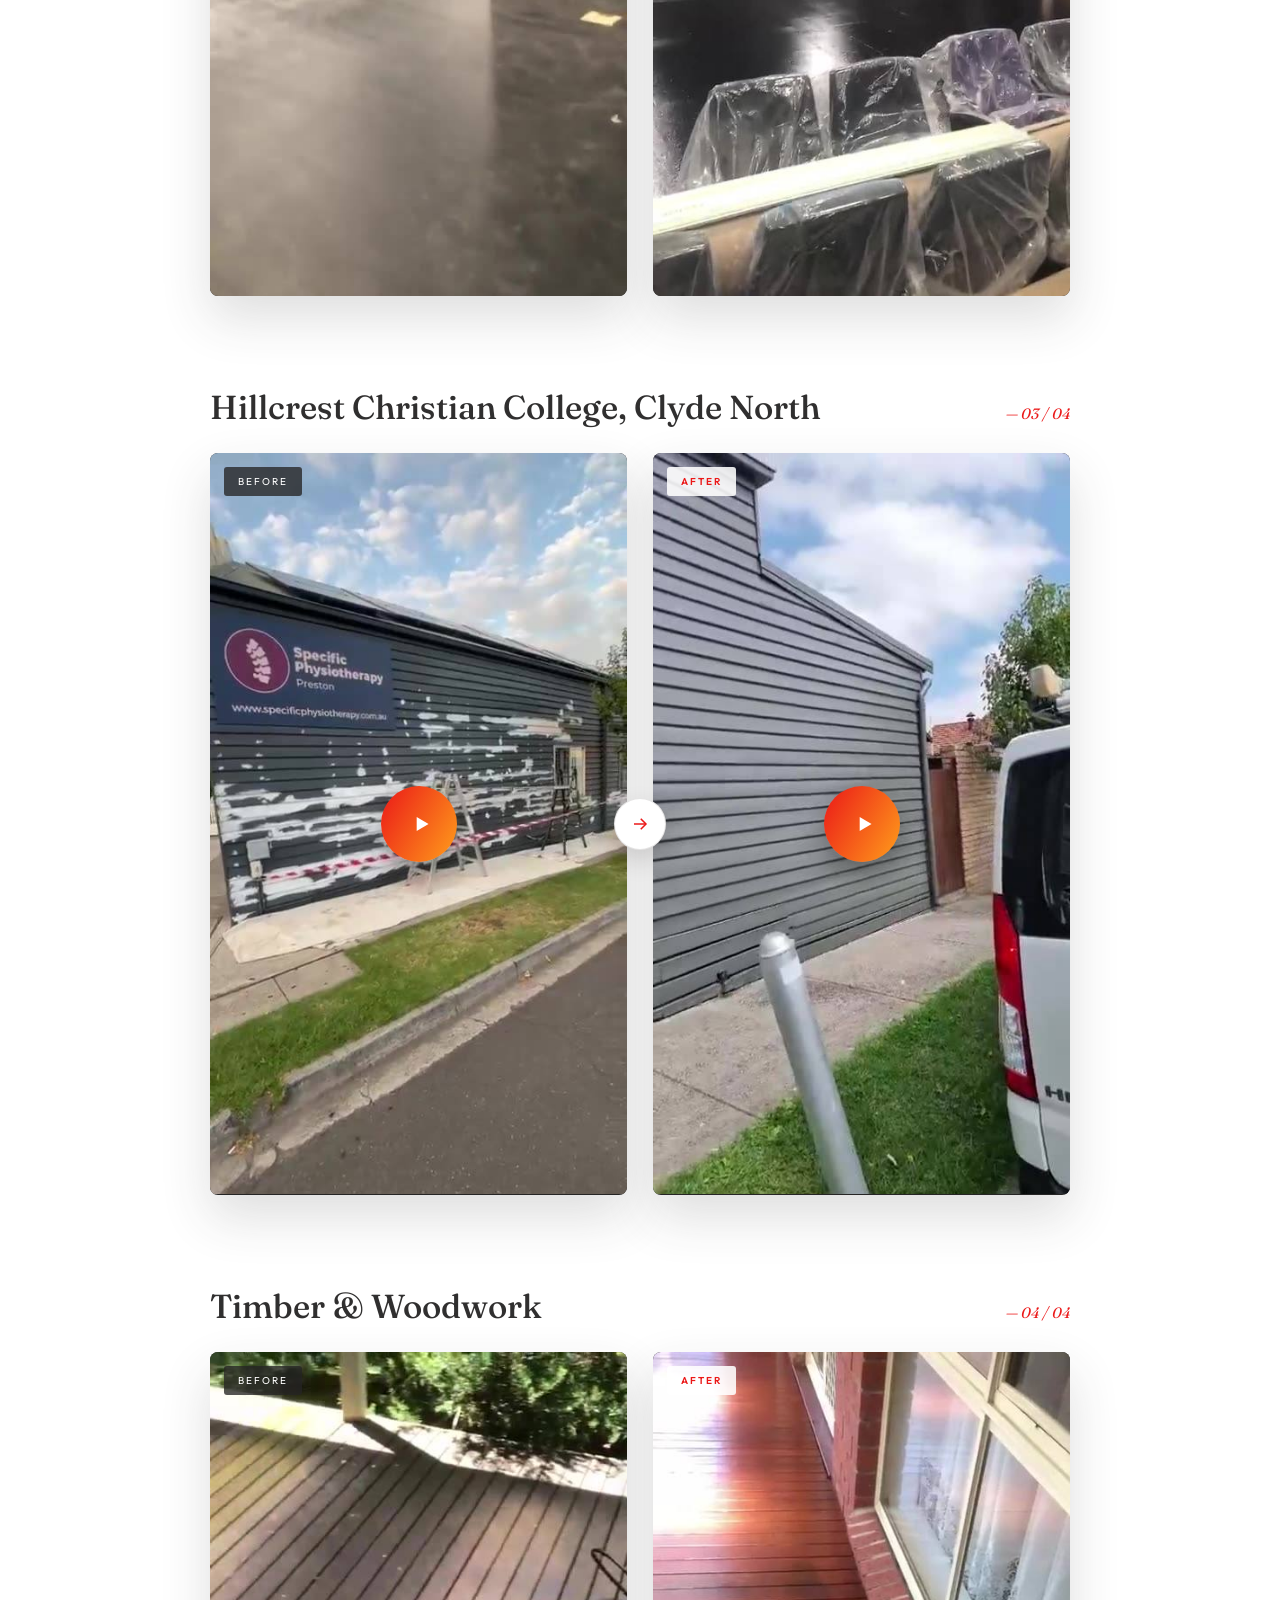
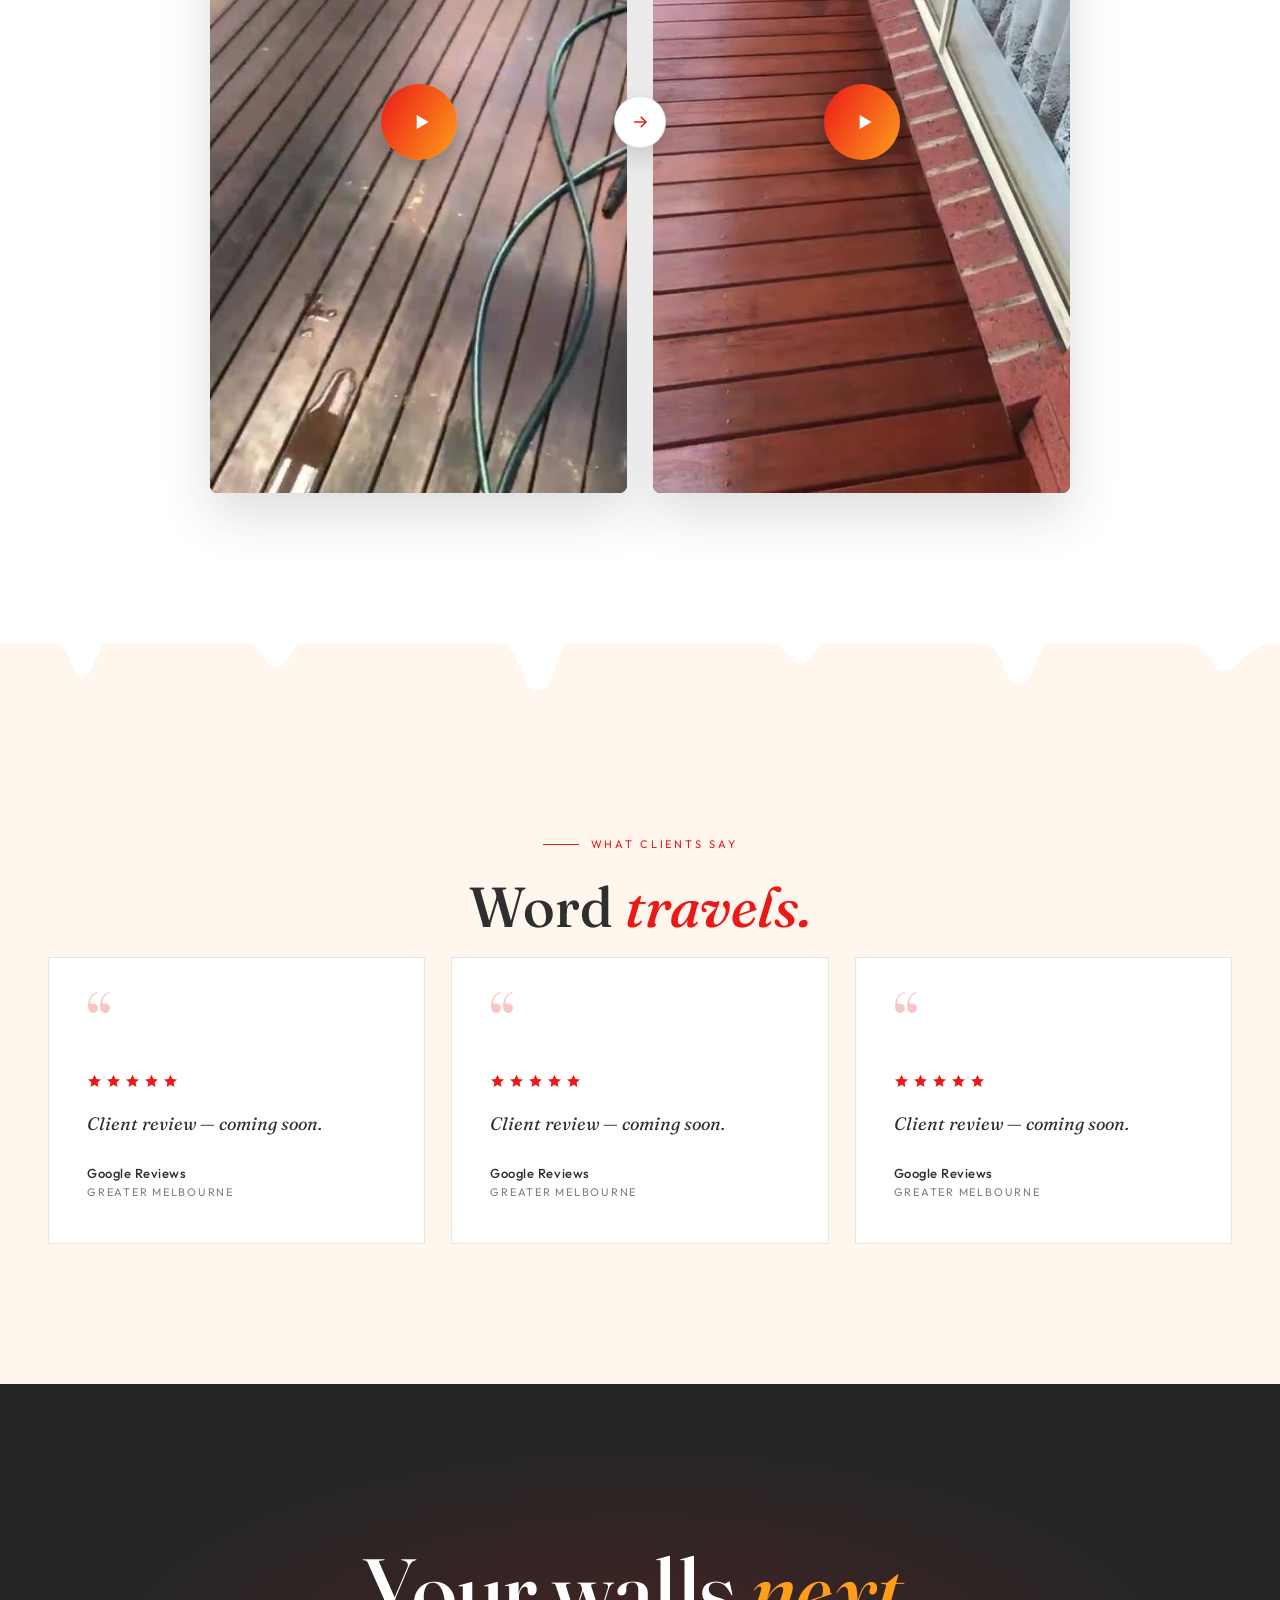
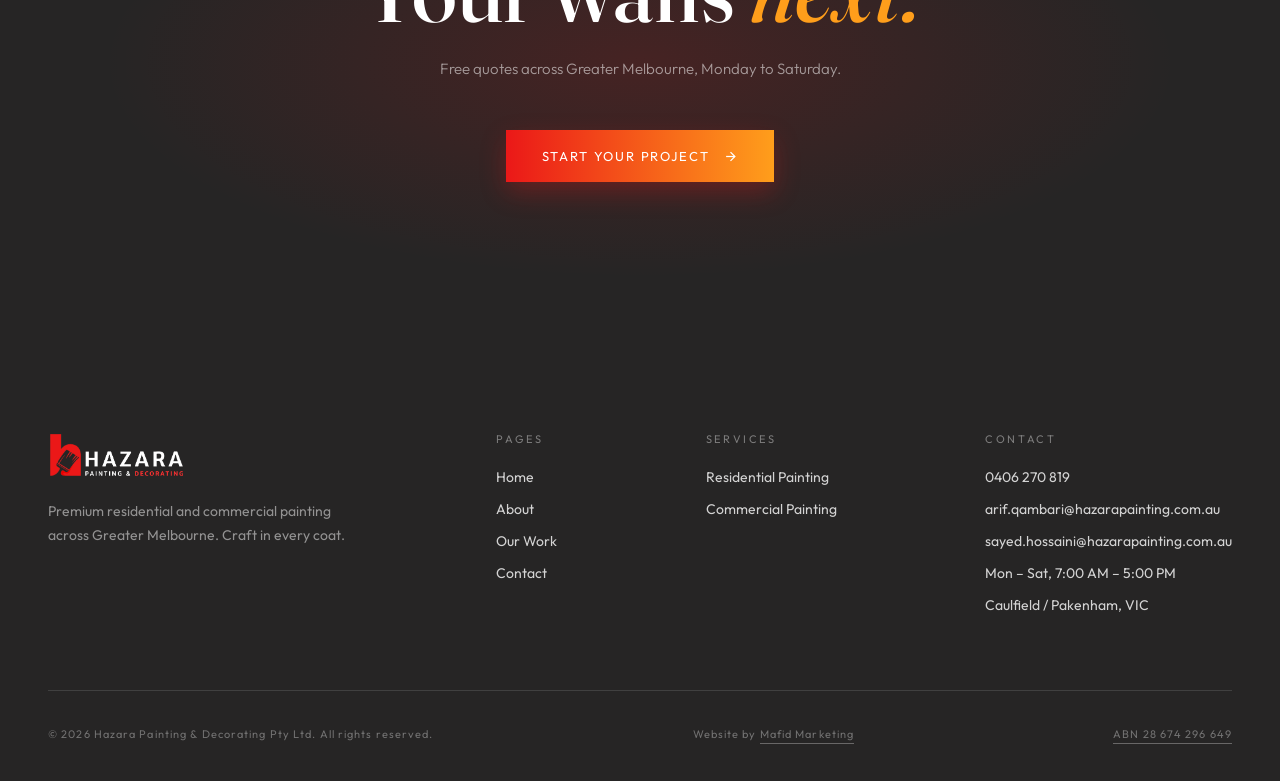
<file: work/index.html>
<!DOCTYPE html>
<html lang="en">
<head>
<meta charset="UTF-8">
<meta name="viewport" content="width=device-width, initial-scale=1.0">
<title>Our Work — Hazara Painting &amp; Decorating</title>
<meta name="description" content="Selected residential and commercial painting projects across Greater Melbourne. Before and afters, feature walls, fit-outs and full repaints.">
<link rel="preconnect" href="https://fonts.googleapis.com">
<link href="https://fonts.googleapis.com/css2?family=Fraunces:ital,opsz,wght@0,9..144,400;0,9..144,500;0,9..144,600;1,9..144,400;1,9..144,500&family=Outfit:wght@300;400;500;600&display=swap" rel="stylesheet">
<link rel="stylesheet" href="/css/style.css">
<link rel="stylesheet" href="/css/home-red.css">
<meta name="theme-color" content="#EB1818">
<link rel="icon" type="image/png" href="/assets/favicon.png">
<link rel="apple-touch-icon" sizes="180x180" href="/assets/apple-touch-icon.png">
<link rel="icon" type="image/png" sizes="32x32" href="/assets/favicon-32.png">
<link rel="canonical" href="https://hazarapainting.com.au/work/">
<meta property="og:url" content="https://hazarapainting.com.au/work/">
<meta property="og:type" content="website">
<meta property="og:site_name" content="Hazara Painting &amp; Decorating">
<meta property="og:title" content="Our Work — Hazara Painting &amp; Decorating">
<meta property="og:description" content="Selected residential and commercial painting projects across Greater Melbourne. Before and afters, feature walls, fit-outs and full repaints.">
<meta property="og:image" content="https://hazarapainting.com.au/assets/og-image.jpg">
<meta name="twitter:card" content="summary_large_image">
<meta name="twitter:title" content="Our Work — Hazara Painting &amp; Decorating">
<meta name="twitter:description" content="Selected residential and commercial painting projects across Greater Melbourne. Before and afters, feature walls, fit-outs and full repaints.">
<meta name="twitter:image" content="https://hazarapainting.com.au/assets/og-image.jpg">
<style>
  /* ── PAGE HERO ── */
  #page-hero {
    min-height: 62vh;
    display: flex; flex-direction: column; justify-content: center;
    padding: 160px 48px 80px;
    overflow: hidden;
  }
  .hero-wash {
    position: absolute; inset: 0; pointer-events: none;
    background: radial-gradient(ellipse 50% 65% at 75% 35%, rgba(235,24,24,0.09) 0%, transparent 65%);
  }
  .page-eyebrow {
    font-size: 11px; letter-spacing: 0.24em; text-transform: uppercase;
    color: var(--accent); margin-bottom: 28px;
    opacity: 0; animation: fadeUp .8s 1.1s forwards;
  }
  .page-headline {
    font-family: var(--serif); font-weight: 500;
    font-size: clamp(48px, 8vw, 116px);
    line-height: 1.0; letter-spacing: -0.02em;
  }
  .page-headline em { font-style: italic; color: var(--accent); }
  .page-sub {
    margin-top: 34px; max-width: 470px;
    font-size: 16px; line-height: 1.75; color: var(--ink-soft); font-weight: 300;
    opacity: 0; animation: fadeUp .9s 1.9s forwards;
  }

  /* ── BEFORE / AFTER ── */
  #beforeafter { padding-top: 110px; }
  .ba-header { text-align: center; margin-bottom: 60px; }
  .ba-header .section-label { justify-content: center; }
  .ba-headline {
    font-family: var(--serif); font-weight: 500;
    font-size: clamp(34px, 4.4vw, 62px); line-height: 1.06;
  }
  .ba-headline em { font-style: italic; color: var(--accent); }
  .ba-frame-outer { max-width: 620px; margin: 0 auto; position: relative; }
  .ba {
    position: relative; aspect-ratio: 3/4;
    overflow: hidden; user-select: none; touch-action: none;
    border: 1px solid var(--line);
    background: var(--bg-deep);
    cursor: none;
    box-shadow: 0 26px 60px rgba(48,47,47,.16);
  }
  .ba-layer { position: absolute; inset: 0; }
  /* photos fill the frame identically in both layers so they stay aligned;
     pointer-events off so drags reach the slider, not the image */
  .ba-img {
    position: absolute; inset: 0;
    width: 100%; height: 100%;
    object-fit: cover; object-position: center;
    display: block;
    pointer-events: none;
    -webkit-user-drag: none; user-select: none;
  }
  /* AFTER = base layer */
  .ba-after-fill {
    position: absolute; inset: 0;
    background: linear-gradient(150deg, #E5D5C5 0%, #CBA184 45%, #A66A45 100%);
  }
  /* BEFORE = top layer, clipped from the right */
  .ba-before { will-change: clip-path; }
  .ba-before-fill {
    position: absolute; inset: 0;
    background: linear-gradient(150deg, #D9D4CB 0%, #C2BBAE 50%, #A79E8D 100%);
  }
  .ba-cracks { position: absolute; inset: 0; opacity: .5; }
  .ba-badge {
    position: absolute; top: 22px; z-index: 3;
    font-size: 10px; letter-spacing: .2em; text-transform: uppercase;
    padding: 9px 16px; backdrop-filter: blur(4px);
  }
  .ba-badge.before { left: 22px; background: rgba(36,31,26,.72); color: var(--bg); }
  .ba-badge.after { right: 22px; background: rgba(255,255,255,.85); color: var(--ink); }
  .ba-handle {
    position: absolute; top: 0; bottom: 0; z-index: 4;
    width: 0; will-change: left;
  }
  .ba-handle-line {
    position: absolute; top: 0; bottom: 0; left: -1px; width: 2px;
    background: var(--bg);
    box-shadow: 0 0 18px rgba(36,31,26,.35);
  }
  .ba-knob {
    position: absolute; top: 50%; left: 0;
    transform: translate(-50%, -50%);
    width: 58px; height: 58px; border-radius: 50%;
    background: var(--bg); border: 1px solid var(--line);
    box-shadow: 0 10px 26px rgba(36,31,26,.25);
    display: flex; align-items: center; justify-content: center; gap: 5px;
  }
  .ba-knob svg { width: 11px; height: 11px; stroke: var(--accent); stroke-width: 2.5; fill: none; }
  .ba-hint {
    text-align: center; margin-top: 26px;
    font-size: 11px; letter-spacing: .2em; text-transform: uppercase;
    color: var(--ink-soft);
  }
  .ba .ph-tag { z-index: 3; }

  /* ── GALLERY ── */
  #gallery { }
  .g-header {
    display: flex; align-items: flex-end; justify-content: space-between;
    gap: 30px; flex-wrap: wrap; margin-bottom: 56px;
  }
  .g-headline {
    font-family: var(--serif); font-weight: 500;
    font-size: clamp(36px, 5vw, 72px); line-height: 1.05;
  }
  .g-headline em { font-style: italic; color: var(--accent); }
  .g-tabs { display: flex; gap: 10px; flex-wrap: wrap; }
  .g-tab {
    font-family: var(--sans); font-size: 11px; letter-spacing: .16em; text-transform: uppercase;
    padding: 13px 26px; border: 1px solid var(--line);
    background: none; color: var(--ink); cursor: none;
    transition: background .3s, color .3s, border-color .3s;
  }
  .g-tab:hover { border-color: var(--accent); color: var(--accent); }
  .g-tab.active { background: #262525; color: var(--bg); border-color: var(--ink); }
  .g-grid {
    display: grid; grid-template-columns: repeat(2, 1fr); gap: 26px;
    max-width: 1080px; margin: 0 auto;
  }
  .g-card {
    display: block; text-decoration: none; color: var(--ink);
    transition: opacity .45s var(--ease-out), transform .45s var(--ease-out);
  }
  .g-card.out { opacity: 0; transform: scale(.92); pointer-events: none; }
  .g-card .ph { aspect-ratio: 4/3; }
  .g-meta { padding: 18px 4px 0; display: flex; justify-content: space-between; align-items: baseline; gap: 12px; }
  .g-title { font-family: var(--serif); font-size: 20px; font-weight: 500; }
  .g-cat { font-size: 10px; letter-spacing: .2em; text-transform: uppercase; color: var(--ink-soft); white-space: nowrap; }

  /* ── VIDEO TRANSFORMATIONS ── */
  #transformations { padding-top: 40px; }
  .vt-header { text-align: center; margin-bottom: 70px; }
  .vt-header .section-label { justify-content: center; }
  .vt-headline {
    font-family: var(--serif); font-weight: 500;
    font-size: clamp(34px, 4.4vw, 62px); line-height: 1.06;
  }
  .vt-headline em { font-style: italic; color: var(--accent); }
  .vt-row { max-width: 860px; margin: 0 auto 90px; }
  .vt-row:last-of-type { margin-bottom: 0; }
  .vt-row-head {
    display: flex; align-items: baseline; justify-content: space-between;
    gap: 18px; flex-wrap: wrap; margin-bottom: 26px;
  }
  .vt-title { font-family: var(--serif); font-weight: 500; font-size: clamp(24px, 2.6vw, 34px); }
  .vt-num { font-family: var(--serif); font-style: italic; font-size: 15px; color: var(--accent); }
  .vt-pair { position: relative; display: grid; grid-template-columns: 1fr 1fr; gap: 26px; }
  .vt-frame {
    position: relative; aspect-ratio: 9/16; overflow: hidden;
    border-radius: 8px; background: #262525;
    box-shadow: 0 22px 50px rgba(48,47,47,.16);
  }
  .vt-frame video {
    position: absolute; inset: 0; width: 100%; height: 100%;
    object-fit: cover; display: block;
  }
  .vt-play {
    position: absolute; top: 50%; left: 50%;
    transform: translate(-50%, -50%);
    width: 76px; height: 76px; border-radius: 50%;
    border: none; cursor: none;
    background: linear-gradient(120deg, var(--red), var(--amber));
    box-shadow: 0 12px 30px rgba(0,0,0,.35);
    display: flex; align-items: center; justify-content: center;
    transition: transform .35s var(--ease-out), opacity .3s;
    z-index: 2;
  }
  .vt-frame:hover .vt-play { transform: translate(-50%, -50%) scale(1.1); }
  .vt-play svg { width: 26px; height: 26px; fill: #fff; margin-left: 4px; }
  .vt-frame.playing .vt-play { opacity: 0; pointer-events: none; }
  .vt-badge {
    position: absolute; top: 14px; left: 14px; z-index: 2;
    font-size: 10px; letter-spacing: .2em; text-transform: uppercase;
    padding: 8px 14px; border-radius: 3px;
  }
  .vt-badge.before { background: rgba(38,37,37,.78); color: #fff; }
  .vt-badge.after { background: rgba(255,255,255,.88); color: var(--red); font-weight: 600; }
  .vt-arrow {
    position: absolute; top: 50%; left: 50%;
    transform: translate(-50%, -50%);
    width: 52px; height: 52px; border-radius: 50%;
    background: var(--bg); border: 1px solid var(--line);
    box-shadow: 0 10px 24px rgba(48,47,47,.18);
    display: flex; align-items: center; justify-content: center;
    z-index: 3; pointer-events: none;
  }
  .vt-arrow svg { width: 18px; height: 18px; stroke: var(--red); stroke-width: 2; fill: none; }

  /* ── TESTIMONIALS ── */
  #reviews { background: var(--bg-deep); }
  .rv-header { text-align: center; margin-bottom: 20px; }
  .rv-header .section-label { justify-content: center; }
  .rv-headline {
    font-family: var(--serif); font-weight: 500;
    font-size: clamp(34px, 4.4vw, 62px); line-height: 1.06;
  }
  .rv-headline em { font-style: italic; color: var(--accent); }
  .rv-note {
    text-align: center; margin: 18px auto 60px; width: fit-content;
    font-size: 10px; letter-spacing: .18em; text-transform: uppercase;
    color: rgba(36,31,26,.45); background: var(--bg);
    border: 1px dashed var(--line); padding: 8px 14px;
  }
  .rv-grid { display: grid; grid-template-columns: repeat(3, 1fr); gap: 26px; }
  .rv-card {
    background: var(--bg); border: 1px solid var(--line);
    padding: 44px 38px; position: relative;
    transition: transform .5s var(--ease-out), border-color .4s;
  }
  .rv-card:hover { transform: translateY(-8px); border-color: rgba(235,24,24,.4); }
  .rv-mark {
    font-family: var(--serif); font-size: 84px; line-height: .6;
    color: rgba(235,24,24,.25); display: block; margin-bottom: 22px;
  }
  .rv-stars { display: flex; gap: 4px; margin-bottom: 20px; }
  .rv-stars svg { width: 15px; height: 15px; fill: var(--accent); }
  .rv-quote {
    font-family: var(--serif); font-style: italic;
    font-size: 18px; line-height: 1.65; margin-bottom: 26px;
  }
  .rv-name { font-size: 13px; font-weight: 500; letter-spacing: .04em; }
  .rv-loc { font-size: 11px; letter-spacing: .16em; text-transform: uppercase; color: var(--ink-soft); margin-top: 4px; }

  /* ── CTA ── */
  #cta {
    background: #262525; color: var(--bg);
    text-align: center; overflow: hidden;
    padding: 160px 48px;
  }
  .cta-glow {
    position: absolute; inset: 0;
    background: radial-gradient(ellipse 60% 55% at 50% 50%, rgba(235,24,24,.16) 0%, transparent 70%);
    animation: pulseSoft 5s ease-in-out infinite;
  }
  .cta-headline {
    font-family: var(--serif); font-weight: 500;
    font-size: clamp(42px, 7vw, 104px); line-height: 1.02;
    margin-bottom: 24px; position: relative;
  }
  .cta-headline em { font-style: italic; color: var(--amber); }
  .cta-sub { font-size: 15px; color: rgba(255,255,255,.55); margin-bottom: 52px; font-weight: 300; position: relative; }
  #cta .btn { position: relative; }

  @media (max-width: 900px) {
    #page-hero { padding: 140px 24px 60px; }
    .g-grid { grid-template-columns: 1fr; }
    .rv-grid { grid-template-columns: 1fr; }
    .vt-pair { gap: 12px; }
    .vt-arrow { display: none; }
    .vt-play { width: 56px; height: 56px; }
    .vt-play svg { width: 20px; height: 20px; }
    .ba-knob { width: 48px; height: 48px; }
  }
</style>
</head>
<body>
<a class="skip-link" href="#page-hero">Skip to content</a>

<div id="wipe">
  <span class="wipe-word"><img src="/assets/mark.png" alt="" class="wipe-mark"></span>
  <div class="wipe-col"></div>
  <div class="wipe-col"></div>
  <div class="wipe-col"></div>
  <div class="wipe-col"></div>
</div>
<div id="cursor"><span class="cursor-label"></span></div>
<div id="cursor-ring"></div>

<nav>
  <a href="/" class="nav-logo" aria-label="Hazara Painting & Decorating — home">
    <img src="/assets/logo.png" alt="Hazara Painting & Decorating" class="nav-logo-img">
  </a>
  <button class="nav-burger" aria-label="Menu"><span></span><span></span><span></span></button>
  <ul class="nav-links">
    <li><a href="/">Home</a></li>
    <li><a href="/about/">About</a></li>
    <li class="nav-drop">
      <span class="nav-drop-label">Services
        <svg viewBox="0 0 10 6" fill="none" stroke-width="1.5"><polyline points="1 1 5 5 9 1"/></svg>
      </span>
      <ul class="nav-drop-menu">
        <li><a href="/residential/">Residential Painting</a></li>
        <li><a href="/commercial/">Commercial Painting</a></li>
      </ul>
    </li>
    <li><a href="/work/" class="active">Our Work</a></li>
    <li><a href="/contact/" class="nav-cta">Get a Quote</a></li>
  </ul>
</nav>

<!-- ═══ PAGE HERO ═══ -->
<section id="page-hero">
  <div class="hero-wash"></div>
  <svg class="splat" style="top:26%; right:12%; width:110px; animation: floatY 6s ease-in-out infinite;" viewBox="0 0 100 100"><path d="M50 18c8-2 18 2 20 10s12 6 14 14-6 14-2 22-10 16-18 12-18 8-26 2-4-16-12-22 0-18 6-24 8-12 18-14z" fill="#EB1818" opacity=".07"/><circle cx="83" cy="22" r="4" fill="#EB1818" opacity=".12"/><circle cx="14" cy="72" r="3.4" fill="#FF9E1B" opacity=".25"/></svg>
  <div class="paint-stripe">
    <div class="stripe-fill">
      <svg class="stripe-roller" viewBox="0 0 90 130">
        <defs>
          <linearGradient id="rollGrad" x1="0" y1="0" x2="0" y2="1">
            <stop offset="0" stop-color="#FF3131"/>
            <stop offset="1" stop-color="#FF9E1B"/>
          </linearGradient>
        </defs>
        <path d="M52 44 L76 20 L84 28 L62 52" fill="none" stroke="#5B5757" stroke-width="7" stroke-linejoin="round"/>
        <rect x="66" y="2" width="30" height="13" rx="6.5" transform="rotate(42 81 8)" fill="#302F2F"/>
        <rect x="28" y="36" width="27" height="80" rx="13" fill="url(#rollGrad)" stroke="#B80F0F" stroke-width="1.5"/>
        <rect x="33" y="42" width="6" height="68" rx="3" fill="rgba(255,255,255,.4)"/>
      </svg>
    </div>
    <span class="stripe-text">Our Work — Selected Projects</span>
  </div>
  <h1 class="page-headline word-reveal">
    <span class="word"><span>Proof,</span></span>
    <span class="word"><span>not</span></span>
    <span class="word"><span><em>promises.</em></span></span>
  </h1>
  <p class="page-sub">Every project here started as someone else's tired walls. Drag, scroll and judge the finish for yourself.</p>
</section>

<!-- ═══ BEFORE / AFTER ═══ -->
<section id="beforeafter" class="section-pad">
  <div class="ba-header">
    <p class="section-label reveal">Drag The Divider</p>
    <h2 class="ba-headline reveal" data-delay="1">Same wall. <em>Different world.</em></h2>
  </div>

  <div class="ba-frame-outer reveal-scale" data-delay="2">
    <div class="ba" id="baSlider">
      <!-- AFTER (base) -->
      <div class="ba-layer">
        <img src="/assets/ba-after.jpg" class="ba-img" alt="Striped feature wall completed by Hazara Painting &amp; Decorating" loading="lazy" decoding="async">
      </div>
      <!-- BEFORE (top, clipped) -->
      <div class="ba-layer ba-before" id="baBefore">
        <img src="/assets/ba-before.jpg" class="ba-img" alt="The same wall before the feature stripes were painted" loading="lazy" decoding="async">
      </div>
      <span class="ba-badge before">Before</span>
      <span class="ba-badge after">After</span>
      <!-- HANDLE -->
      <div class="ba-handle" id="baHandle">
        <div class="ba-handle-line"></div>
        <div class="ba-knob">
          <svg viewBox="0 0 10 14"><polyline points="7 2 2 7 7 12"/></svg>
          <svg viewBox="0 0 10 14"><polyline points="3 2 8 7 3 12"/></svg>
        </div>
      </div>
    </div>
    <p class="ba-hint">Drag left and right — works with touch too</p>
  </div>
</section>

<!-- ═══ GALLERY ═══ -->
<section id="gallery" class="section-pad">
  <div class="g-header">
    <div>
      <p class="section-label reveal">The Portfolio</p>
      <h2 class="g-headline reveal" data-delay="1">Recent <em>projects.</em></h2>
    </div>
    <!-- Filter tabs removed while every photo is commercial — an empty
         "Residential" filter looks broken. Restore when residential photos
         exist (the filter script still works, it just needs the buttons):
    <div class="g-tabs reveal" data-delay="2">
      <button class="g-tab active" data-filter="all">All</button>
      <button class="g-tab" data-filter="residential">Residential</button>
      <button class="g-tab" data-filter="commercial">Commercial</button>
    </div>
    -->
  </div>

  <div class="g-grid" id="gGrid">
    <a href="/contact/" class="g-card reveal" data-cat="commercial" data-delay="2" data-cursor="view" data-cursor-label="View">
      <div class="ph"><img src="/assets/work-heritage.jpg" class="ph-img" alt="Carlton North Primary School — heritage exterior during repaint, timber sash windows and render" loading="lazy" decoding="async"></div>
      <div class="g-meta"><span class="g-title">Carlton North Primary School</span><span class="g-cat">Commercial</span></div>
    </a>
    <a href="/contact/" class="g-card reveal" data-cat="commercial" data-cursor="view" data-cursor-label="View">
      <div class="ph"><img src="/assets/work-office.jpg" class="ph-img" alt="Commercial fit-out interior with acoustic ceiling panels and suspended lighting" loading="lazy" decoding="async"></div>
      <div class="g-meta"><span class="g-title">South Yarra Office Level</span><span class="g-cat">Commercial</span></div>
    </a>
    <a href="/contact/" class="g-card reveal" data-cat="commercial" data-delay="2" data-cursor="view" data-cursor-label="View">
      <div class="ph"><img src="/assets/work-childcare.jpg" class="ph-img" alt="Freshly painted child care centre exterior and courtyard" loading="lazy" decoding="async"></div>
      <div class="g-meta"><span class="g-title">Cranbourne Child Care Centre</span><span class="g-cat">Commercial</span></div>
    </a>
    <a href="/contact/" class="g-card reveal" data-cat="commercial" data-delay="1" data-cursor="view" data-cursor-label="View">
      <div class="ph"><img src="/assets/work-clinic.jpg" class="ph-img" alt="Clinic interior repaint in a calming two-tone green" loading="lazy" decoding="async"></div>
      <div class="g-meta"><span class="g-title">Hampton Park Medical Clinic</span><span class="g-cat">Commercial</span></div>
    </a>
  </div>
</section>

<!-- ═══ VIDEO TRANSFORMATIONS ═══ -->
<section id="transformations" class="section-pad">
  <div class="vt-header">
    <p class="section-label reveal">Watch The Change</p>
    <h2 class="vt-headline reveal" data-delay="1">Before &amp; after, <em>in motion.</em></h2>
  </div>

    <div class="vt-row reveal">
      <div class="vt-row-head">
        <h3 class="vt-title">House Exterior</h3>
        <span class="vt-num">— 01 / 04</span>
      </div>
      <div class="vt-pair">
      <figure class="vt-cell">
        <div class="vt-frame" data-cursor>
          <video src="/assets/videos/house-before.mp4" poster="/assets/videos/house-before.jpg" preload="none" muted playsinline></video>
          <span class="vt-badge before">Before</span>
          <button class="vt-play" aria-label="Play House Exterior before video"><svg viewBox="0 0 24 24"><path d="M8 5.5v13l11-6.5-11-6.5z"/></svg></button>
        </div>
      </figure>
      <figure class="vt-cell">
        <div class="vt-frame" data-cursor>
          <video src="/assets/videos/house-after.mp4" poster="/assets/videos/house-after.jpg" preload="none" muted playsinline></video>
          <span class="vt-badge after">After</span>
          <button class="vt-play" aria-label="Play House Exterior after video"><svg viewBox="0 0 24 24"><path d="M8 5.5v13l11-6.5-11-6.5z"/></svg></button>
        </div>
      </figure>
        <span class="vt-arrow"><svg viewBox="0 0 24 24"><line x1="4" y1="12" x2="20" y2="12"/><polyline points="13 5 20 12 13 19"/></svg></span>
      </div>
    </div>

    <div class="vt-row reveal">
      <div class="vt-row-head">
        <h3 class="vt-title">Theatre Room</h3>
        <span class="vt-num">— 02 / 04</span>
      </div>
      <div class="vt-pair">
      <figure class="vt-cell">
        <div class="vt-frame" data-cursor>
          <video src="/assets/videos/theater-before.mp4" poster="/assets/videos/theater-before.jpg" preload="none" muted playsinline></video>
          <span class="vt-badge before">Before</span>
          <button class="vt-play" aria-label="Play Theatre Room before video"><svg viewBox="0 0 24 24"><path d="M8 5.5v13l11-6.5-11-6.5z"/></svg></button>
        </div>
      </figure>
      <figure class="vt-cell">
        <div class="vt-frame" data-cursor>
          <video src="/assets/videos/theater-after.mp4" poster="/assets/videos/theater-after.jpg" preload="none" muted playsinline></video>
          <span class="vt-badge after">After</span>
          <button class="vt-play" aria-label="Play Theatre Room after video"><svg viewBox="0 0 24 24"><path d="M8 5.5v13l11-6.5-11-6.5z"/></svg></button>
        </div>
      </figure>
        <span class="vt-arrow"><svg viewBox="0 0 24 24"><line x1="4" y1="12" x2="20" y2="12"/><polyline points="13 5 20 12 13 19"/></svg></span>
      </div>
    </div>

    <div class="vt-row reveal">
      <div class="vt-row-head">
        <h3 class="vt-title">Hillcrest Christian College, Clyde North</h3>
        <span class="vt-num">— 03 / 04</span>
      </div>
      <div class="vt-pair">
      <figure class="vt-cell">
        <div class="vt-frame" data-cursor>
          <video src="/assets/videos/wall-before.mp4" poster="/assets/videos/wall-before.jpg" preload="none" muted playsinline></video>
          <span class="vt-badge before">Before</span>
          <button class="vt-play" aria-label="Play Hillcrest Christian College before video"><svg viewBox="0 0 24 24"><path d="M8 5.5v13l11-6.5-11-6.5z"/></svg></button>
        </div>
      </figure>
      <figure class="vt-cell">
        <div class="vt-frame" data-cursor>
          <video src="/assets/videos/wall-after.mp4" poster="/assets/videos/wall-after.jpg" preload="none" muted playsinline></video>
          <span class="vt-badge after">After</span>
          <button class="vt-play" aria-label="Play Hillcrest Christian College after video"><svg viewBox="0 0 24 24"><path d="M8 5.5v13l11-6.5-11-6.5z"/></svg></button>
        </div>
      </figure>
        <span class="vt-arrow"><svg viewBox="0 0 24 24"><line x1="4" y1="12" x2="20" y2="12"/><polyline points="13 5 20 12 13 19"/></svg></span>
      </div>
    </div>

    <div class="vt-row reveal">
      <div class="vt-row-head">
        <h3 class="vt-title">Timber & Woodwork</h3>
        <span class="vt-num">— 04 / 04</span>
      </div>
      <div class="vt-pair">
      <figure class="vt-cell">
        <div class="vt-frame" data-cursor>
          <video src="/assets/videos/wood-before.mp4" poster="/assets/videos/wood-before.jpg" preload="none" muted playsinline></video>
          <span class="vt-badge before">Before</span>
          <button class="vt-play" aria-label="Play Timber & Woodwork before video"><svg viewBox="0 0 24 24"><path d="M8 5.5v13l11-6.5-11-6.5z"/></svg></button>
        </div>
      </figure>
      <figure class="vt-cell">
        <div class="vt-frame" data-cursor>
          <video src="/assets/videos/wood-after.mp4" poster="/assets/videos/wood-after.jpg" preload="none" muted playsinline></video>
          <span class="vt-badge after">After</span>
          <button class="vt-play" aria-label="Play Timber & Woodwork after video"><svg viewBox="0 0 24 24"><path d="M8 5.5v13l11-6.5-11-6.5z"/></svg></button>
        </div>
      </figure>
        <span class="vt-arrow"><svg viewBox="0 0 24 24"><line x1="4" y1="12" x2="20" y2="12"/><polyline points="13 5 20 12 13 19"/></svg></span>
      </div>
    </div>
</section>

<div class="drip-sep" style="background: var(--bg-deep);">
  <svg viewBox="0 0 1440 64" preserveAspectRatio="none">
    <path fill="#FFFFFF" d="M0 0 H1440 V10 C1400 10 1396 38 1378 38 C1360 38 1364 10 1330 10 H1180 C1168 10 1164 52 1146 52 C1128 52 1132 10 1100 10 H930 C918 10 914 30 900 30 C886 30 890 10 862 10 H640 C628 10 624 58 604 58 C584 58 590 10 556 10 H340 C328 10 324 34 310 34 C296 34 300 10 272 10 H120 C110 10 106 44 92 44 C78 44 82 10 60 10 H0 Z"/>
  </svg>
</div>

<!-- ═══ TESTIMONIALS ═══ -->
<section id="reviews" class="section-pad">
  <div class="rv-header">
    <p class="section-label reveal">What Clients Say</p>
    <h2 class="rv-headline reveal" data-delay="1">Word <em>travels.</em></h2>
  </div>

  <div class="rv-grid">
    <div class="rv-card reveal" data-delay="1">
      <span class="rv-mark">&ldquo;</span>
      <div class="rv-stars">
        <svg viewBox="0 0 20 20"><path d="M10 1l2.6 5.6 6 .7-4.5 4.1 1.2 5.9L10 14.4 4.7 17.3l1.2-5.9L1.4 7.3l6-.7z"/></svg>
        <svg viewBox="0 0 20 20"><path d="M10 1l2.6 5.6 6 .7-4.5 4.1 1.2 5.9L10 14.4 4.7 17.3l1.2-5.9L1.4 7.3l6-.7z"/></svg>
        <svg viewBox="0 0 20 20"><path d="M10 1l2.6 5.6 6 .7-4.5 4.1 1.2 5.9L10 14.4 4.7 17.3l1.2-5.9L1.4 7.3l6-.7z"/></svg>
        <svg viewBox="0 0 20 20"><path d="M10 1l2.6 5.6 6 .7-4.5 4.1 1.2 5.9L10 14.4 4.7 17.3l1.2-5.9L1.4 7.3l6-.7z"/></svg>
        <svg viewBox="0 0 20 20"><path d="M10 1l2.6 5.6 6 .7-4.5 4.1 1.2 5.9L10 14.4 4.7 17.3l1.2-5.9L1.4 7.3l6-.7z"/></svg>
      </div>
      <p class="rv-quote">Client review — coming soon.</p>
      <p class="rv-name">Google Reviews</p>
      <p class="rv-loc">Greater Melbourne</p>
    </div>
    <div class="rv-card reveal" data-delay="2">
      <span class="rv-mark">&ldquo;</span>
      <div class="rv-stars">
        <svg viewBox="0 0 20 20"><path d="M10 1l2.6 5.6 6 .7-4.5 4.1 1.2 5.9L10 14.4 4.7 17.3l1.2-5.9L1.4 7.3l6-.7z"/></svg>
        <svg viewBox="0 0 20 20"><path d="M10 1l2.6 5.6 6 .7-4.5 4.1 1.2 5.9L10 14.4 4.7 17.3l1.2-5.9L1.4 7.3l6-.7z"/></svg>
        <svg viewBox="0 0 20 20"><path d="M10 1l2.6 5.6 6 .7-4.5 4.1 1.2 5.9L10 14.4 4.7 17.3l1.2-5.9L1.4 7.3l6-.7z"/></svg>
        <svg viewBox="0 0 20 20"><path d="M10 1l2.6 5.6 6 .7-4.5 4.1 1.2 5.9L10 14.4 4.7 17.3l1.2-5.9L1.4 7.3l6-.7z"/></svg>
        <svg viewBox="0 0 20 20"><path d="M10 1l2.6 5.6 6 .7-4.5 4.1 1.2 5.9L10 14.4 4.7 17.3l1.2-5.9L1.4 7.3l6-.7z"/></svg>
      </div>
      <p class="rv-quote">Client review — coming soon.</p>
      <p class="rv-name">Google Reviews</p>
      <p class="rv-loc">Greater Melbourne</p>
    </div>
    <div class="rv-card reveal" data-delay="3">
      <span class="rv-mark">&ldquo;</span>
      <div class="rv-stars">
        <svg viewBox="0 0 20 20"><path d="M10 1l2.6 5.6 6 .7-4.5 4.1 1.2 5.9L10 14.4 4.7 17.3l1.2-5.9L1.4 7.3l6-.7z"/></svg>
        <svg viewBox="0 0 20 20"><path d="M10 1l2.6 5.6 6 .7-4.5 4.1 1.2 5.9L10 14.4 4.7 17.3l1.2-5.9L1.4 7.3l6-.7z"/></svg>
        <svg viewBox="0 0 20 20"><path d="M10 1l2.6 5.6 6 .7-4.5 4.1 1.2 5.9L10 14.4 4.7 17.3l1.2-5.9L1.4 7.3l6-.7z"/></svg>
        <svg viewBox="0 0 20 20"><path d="M10 1l2.6 5.6 6 .7-4.5 4.1 1.2 5.9L10 14.4 4.7 17.3l1.2-5.9L1.4 7.3l6-.7z"/></svg>
        <svg viewBox="0 0 20 20"><path d="M10 1l2.6 5.6 6 .7-4.5 4.1 1.2 5.9L10 14.4 4.7 17.3l1.2-5.9L1.4 7.3l6-.7z"/></svg>
      </div>
      <p class="rv-quote">Client review — coming soon.</p>
      <p class="rv-name">Google Reviews</p>
      <p class="rv-loc">Greater Melbourne</p>
    </div>
  </div>
</section>

<!-- ═══ CTA ═══ -->
<section id="cta">
  <div class="cta-glow"></div>
  <h2 class="cta-headline reveal">Your walls <em>next.</em></h2>
  <p class="cta-sub reveal" data-delay="1">Free quotes across Greater Melbourne, Monday to Saturday.</p>
  <a href="/contact/" class="btn btn-grad reveal" data-delay="2" data-magnetic>
    <span>Start Your Project</span>
    <svg viewBox="0 0 24 24" fill="none" stroke="currentColor" stroke-width="2"><line x1="5" y1="12" x2="19" y2="12"/><polyline points="12 5 19 12 12 19"/></svg>
  </a>
</section>

<!-- ═══ FOOTER ═══ -->
<footer>
  <div class="footer-top">
    <div class="footer-brand">
      <img src="/assets/logo-white.png" alt="Hazara Painting & Decorating" class="footer-logo-img" loading="lazy" decoding="async">
      <p>Premium residential and commercial painting across Greater Melbourne. Craft in every coat.</p>
    </div>
    <div class="footer-col">
      <h4>Pages</h4>
      <ul>
        <li><a href="/">Home</a></li>
        <li><a href="/about/">About</a></li>
        <li><a href="/work/">Our Work</a></li>
        <li><a href="/contact/">Contact</a></li>
      </ul>
    </div>
    <div class="footer-col">
      <h4>Services</h4>
      <ul>
        <li><a href="/residential/">Residential Painting</a></li>
        <li><a href="/commercial/">Commercial Painting</a></li>
      </ul>
    </div>
    <div class="footer-col">
      <h4>Contact</h4>
      <ul>
        <li><a href="tel:+61406270819">0406 270 819</a></li>
        <li><a href="mailto:arif.qambari@hazarapainting.com.au">arif.qambari@hazarapainting.com.au</a></li>
        <li><a href="mailto:sayed.hossaini@hazarapainting.com.au">sayed.hossaini@hazarapainting.com.au</a></li>
        <li><span>Mon – Sat, 7:00 AM – 5:00 PM</span></li>
        <li><span>Caulfield / Pakenham, VIC</span></li>
      </ul>
    </div>
  </div>
  <div class="footer-bottom">
    <span>© 2026 Hazara Painting &amp; Decorating Pty Ltd. All rights reserved.</span>
    <span>Website by <a href="https://mafidmarketing.com.au/" target="_blank" rel="noopener">Mafid Marketing</a></span>
    <span><a href="https://abr.business.gov.au/ABN/View/28674296649" target="_blank" rel="noopener">ABN 28 674 296 649</a></span>
  </div>
</footer>

<script src="/js/main.js"></script>
<script>
// ── BEFORE / AFTER SLIDER ──
(function () {
  const ba = document.getElementById('baSlider');
  const before = document.getElementById('baBefore');
  const handle = document.getElementById('baHandle');
  if (!ba || !before || !handle) return;

  let target = 50, pos = 50, dragging = false;

  function setFromClientX(x) {
    const r = ba.getBoundingClientRect();
    target = Math.max(4, Math.min(96, ((x - r.left) / r.width) * 100));
  }

  ba.addEventListener('pointerdown', e => {
    dragging = true;
    ba.setPointerCapture(e.pointerId);
    setFromClientX(e.clientX);
  });
  ba.addEventListener('pointermove', e => { if (dragging) setFromClientX(e.clientX); });
  ba.addEventListener('pointerup', () => dragging = false);
  ba.addEventListener('pointercancel', () => dragging = false);

  (function loop() {
    pos += (target - pos) * 0.18;
    before.style.clipPath = `inset(0 ${100 - pos}% 0 0)`;
    handle.style.left = pos + '%';
    requestAnimationFrame(loop);
  })();
})();

// ── GALLERY FILTER ──
(function () {
  const tabs = document.querySelectorAll('.g-tab');
  const cards = document.querySelectorAll('.g-card');
  if (!tabs.length) return;

  tabs.forEach(tab => {
    tab.addEventListener('click', () => {
      tabs.forEach(t => t.classList.remove('active'));
      tab.classList.add('active');
      const f = tab.dataset.filter;

      cards.forEach(card => {
        const show = f === 'all' || card.dataset.cat === f;
        if (show) {
          card.style.display = '';
          requestAnimationFrame(() => requestAnimationFrame(() => card.classList.remove('out')));
        } else {
          card.classList.add('out');
          setTimeout(() => { if (card.classList.contains('out')) card.style.display = 'none'; }, 460);
        }
      });
    });
  });
})();

// ── VIDEO TRANSFORMATIONS: click-to-play, muted, one at a time ──
(function () {
  const frames = document.querySelectorAll('.vt-frame');
  if (!frames.length) return;
  let current = null;

  frames.forEach(frame => {
    const v = frame.querySelector('video');
    if (!v) return;
    v.muted = true; // belt-and-braces alongside the attribute

    frame.addEventListener('click', () => {
      if (v.paused) {
        if (current && current !== v) current.pause();
        current = v;
        v.play().catch(() => {});
      } else {
        v.pause();
      }
    });

    v.addEventListener('play', () => frame.classList.add('playing'));
    v.addEventListener('pause', () => frame.classList.remove('playing'));
    v.addEventListener('ended', () => {
      frame.classList.remove('playing');
      v.currentTime = 0;
      v.load(); // restore poster
    });
  });
})();
</script>
</body>
</html>
</file>
<file: css/style.css>
/* ═══════════════════════════════════════════════
   HAZARA PAINTING & DECORATING — Shared Styles
   Palette: warm ivory / terracotta / charcoal
   ═══════════════════════════════════════════════ */

*, *::before, *::after { margin: 0; padding: 0; box-sizing: border-box; }

/* Base palette matches the brand theme (home-red.css refines it further).
   Kept in sync deliberately so a missing theme file can never revert the
   site to the old pre-brand colours. */
:root {
  --bg: #FFFFFF;
  --bg-deep: #FFF6ED;
  --ink: #302F2F;
  --ink-soft: rgba(48, 47, 47, 0.62);
  --accent: #EB1818;
  --accent-soft: rgba(235, 24, 24, 0.10);
  --line: rgba(48, 47, 47, 0.12);
  --serif: 'Fraunces', serif;
  --sans: 'Outfit', sans-serif;
  --ease-out: cubic-bezier(.16, 1, .3, 1);
  --ease-inout: cubic-bezier(.77, 0, .175, 1);
}

html { scroll-behavior: auto; }

/* NOTE: horizontal overflow is handled by body { overflow-x: hidden } alone.
   Do NOT add overflow rules to html — root-level overflow changes which
   element owns page scrolling and silently kills position:sticky sections. */

/* kill transitions mid-resize so the mobile nav overlay never flashes across the page */
body.resizing *, body.resizing *::before, body.resizing *::after {
  transition: none !important;
}

body {
  background: var(--bg);
  color: var(--ink);
  font-family: var(--sans);
  overflow-x: hidden;
  cursor: none;
}

::selection { background: var(--accent); color: var(--bg); }

img { max-width: 100%; display: block; }

/* ── CUSTOM CURSOR ── */
#cursor {
  position: fixed; top: 0; left: 0;
  width: 10px; height: 10px;
  background: var(--accent);
  border-radius: 50%;
  pointer-events: none;
  z-index: 9999;
  transform: translate(-50%, -50%);
  transition: width .3s, height .3s, background .3s, opacity .3s;
}
#cursor.expand { width: 52px; height: 52px; background: rgba(235,24,24,.16); }
#cursor.view {
  width: 76px; height: 76px;
  background: var(--ink);
}
#cursor .cursor-label {
  position: absolute; inset: 0;
  display: flex; align-items: center; justify-content: center;
  font-size: 10px; letter-spacing: .18em; text-transform: uppercase;
  color: var(--bg); font-family: var(--sans);
  opacity: 0; transition: opacity .2s;
}
#cursor.view .cursor-label { opacity: 1; }
#cursor-ring {
  position: fixed; top: 0; left: 0;
  width: 40px; height: 40px;
  border: 1px solid rgba(188, 90, 52, 0.45);
  border-radius: 50%;
  pointer-events: none;
  z-index: 9998;
  transform: translate(-50%, -50%);
  transition: opacity .3s, border-color .3s;
}
/* cursor adapts on dark surfaces: terracotta is too dark to read on ink,
   so it flips to ivory when over dark zones */
#cursor.light { background: var(--bg); }
#cursor.light.expand { background: rgba(246, 241, 233, 0.25); }
#cursor.light.view { background: var(--bg); }
#cursor.light.view .cursor-label { color: var(--ink); }
#cursor-ring.light { border-color: rgba(246, 241, 233, 0.55); }
@media (hover: none) {
  body { cursor: auto; }
  #cursor, #cursor-ring { display: none; }
}

/* ── PAGE TRANSITION WIPE (4 staggered columns) ── */
#wipe {
  position: fixed; inset: 0;
  z-index: 10000;
  pointer-events: none;
  display: flex;
}
#wipe .wipe-col {
  flex: 1;
  background: var(--ink);
  transform: scaleY(0);
}
/* entering (covering) — columns grow from top, left to right */
#wipe.in .wipe-col {
  transform-origin: top;
  animation: wipeIn .5s var(--ease-inout) forwards;
}
#wipe.in .wipe-col:nth-child(3) { animation-delay: .08s; }
#wipe.in .wipe-col:nth-child(4) { animation-delay: .16s; }
#wipe.in .wipe-col:nth-child(5) { animation-delay: .24s; }
/* leaving (revealing) — columns shrink down one after another */
#wipe.out .wipe-col {
  transform: scaleY(1);
  transform-origin: bottom;
  animation: wipeOut .7s var(--ease-inout) forwards;
}
#wipe.out .wipe-col:nth-child(2) { animation-delay: .45s; }
#wipe.out .wipe-col:nth-child(3) { animation-delay: .62s; }
#wipe.out .wipe-col:nth-child(4) { animation-delay: .79s; }
#wipe.out .wipe-col:nth-child(5) { animation-delay: .96s; }
#wipe .wipe-word {
  position: absolute; inset: 0;
  display: flex; align-items: center; justify-content: center;
  font-family: var(--serif); font-style: italic;
  font-size: clamp(22px, 3vw, 34px); color: var(--bg);
  opacity: 0; z-index: 1;
}
#wipe.in .wipe-word { animation: fadeQuick .3s .25s forwards; }
#wipe.out .wipe-word { opacity: 1; animation: fadeOutQuick .35s .25s forwards; }
@keyframes wipeIn { to { transform: scaleY(1); } }
@keyframes wipeOut { to { transform: scaleY(0); } }
@keyframes fadeQuick { to { opacity: 1; } }
@keyframes fadeOutQuick { to { opacity: 0; } }

/* ── NAV ── */
nav {
  position: fixed; top: 0; left: 0; right: 0;
  z-index: 100;
  display: flex; align-items: center; justify-content: space-between;
  padding: 26px 48px;
  transition: box-shadow .4s, padding .4s;
}
/* The blur must live on a pseudo-element: backdrop-filter directly on nav
   makes nav the containing block for the fixed mobile menu, which then
   gets clamped to the nav bar's height instead of covering the viewport. */
nav::before {
  content: ''; position: absolute; inset: 0; z-index: -1;
  background: rgba(246, 241, 233, 0);
  pointer-events: none;
  transition: background .4s, backdrop-filter .4s, -webkit-backdrop-filter .4s;
}
nav.scrolled {
  box-shadow: 0 1px 0 var(--line);
  padding: 16px 48px;
}
nav.scrolled::before {
  background: rgba(246, 241, 233, 0.86);
  backdrop-filter: blur(14px);
  -webkit-backdrop-filter: blur(14px);
}
.nav-logo {
  text-decoration: none; color: var(--ink);
  display: flex; flex-direction: column; line-height: 1;
  position: relative; z-index: 10;
}
.nav-logo .logo-main {
  font-family: var(--serif); font-weight: 600;
  font-size: 24px; letter-spacing: 0.06em;
}
.nav-logo .logo-sub {
  font-size: 9px; letter-spacing: 0.3em; text-transform: uppercase;
  color: var(--accent); margin-top: 4px;
}
.nav-links { display: flex; gap: 38px; list-style: none; align-items: center; }
.nav-links a {
  font-size: 12px; letter-spacing: 0.14em; text-transform: uppercase;
  color: var(--ink); text-decoration: none;
  position: relative; padding: 4px 0;
  opacity: .65; transition: opacity .25s;
}
.nav-links a::after {
  content: ''; position: absolute; left: 0; bottom: 0;
  width: 100%; height: 1px; background: var(--accent);
  transform: scaleX(0); transform-origin: right;
  transition: transform .4s var(--ease-out);
}
.nav-links a:hover { opacity: 1; }
.nav-links a:hover::after { transform: scaleX(1); transform-origin: left; }
.nav-links a.active { opacity: 1; }
.nav-links a.active::after { transform: scaleX(1); }
.nav-cta {
  font-size: 12px; letter-spacing: 0.14em; text-transform: uppercase;
  color: var(--bg) !important; background: var(--ink);
  padding: 12px 26px !important; text-decoration: none;
  opacity: 1 !important;
  transition: background .3s !important;
}
.nav-cta::after { display: none; }
.nav-cta:hover { background: var(--accent); }

/* ── SERVICES DROPDOWN ── */
.nav-drop { position: relative; }
/* invisible bridge so hover survives the gap between label and menu */
.nav-drop::after {
  content: ''; position: absolute;
  left: -20px; right: -20px; top: 100%; height: 18px;
}
.nav-drop-label {
  font-size: 12px; letter-spacing: 0.14em; text-transform: uppercase;
  color: var(--ink); opacity: .65;
  display: inline-flex; align-items: center; gap: 8px;
  padding: 4px 0;
  transition: opacity .25s;
  user-select: none;
}
.nav-drop:hover .nav-drop-label,
.nav-drop:focus-within .nav-drop-label,
.nav-drop-label.active { opacity: 1; }
.nav-drop-label svg { width: 9px; height: 6px; stroke: currentColor; transition: transform .35s var(--ease-out); }
.nav-drop:hover .nav-drop-label svg,
.nav-drop:focus-within .nav-drop-label svg { transform: rotate(180deg); }
.nav-drop-menu {
  list-style: none;
  position: absolute; top: calc(100% + 14px); left: 50%;
  min-width: 220px;
  background: var(--bg);
  border: 1px solid var(--line);
  box-shadow: 0 20px 44px rgba(36, 31, 26, 0.12);
  padding: 10px 0;
  opacity: 0; visibility: hidden;
  transform: translate(-50%, 12px);
  transition: opacity .3s, transform .4s var(--ease-out), visibility 0s .3s;
}
.nav-drop:hover .nav-drop-menu,
.nav-drop:focus-within .nav-drop-menu {
  opacity: 1; visibility: visible;
  transform: translate(-50%, 0);
  transition: opacity .3s, transform .4s var(--ease-out), visibility 0s 0s;
}
.nav-drop-menu li { margin: 0; }
.nav-drop-menu a {
  display: block; padding: 12px 24px;
  font-size: 11px; letter-spacing: 0.14em; text-transform: uppercase;
  color: var(--ink); text-decoration: none; opacity: .7;
  transition: opacity .2s, color .2s, padding-left .3s;
}
.nav-drop-menu a::after { display: none; }
.nav-drop-menu a:hover, .nav-drop-menu a.active {
  opacity: 1; color: var(--accent); padding-left: 32px;
}

/* Mobile nav */
.nav-burger { display: none; background: none; border: none; cursor: none; padding: 8px; }
.nav-burger span {
  display: block; width: 26px; height: 2px; background: var(--ink);
  margin: 5px 0; transition: transform .3s, opacity .3s;
}
@media (max-width: 860px) {
  nav { padding: 20px 24px; }
  nav.scrolled { padding: 14px 24px; }
  .nav-links {
    position: fixed; inset: 0; background: var(--bg);
    flex-direction: column; justify-content: center; gap: 28px;
    transform: translateY(-100%);
    visibility: hidden; pointer-events: none;
    transition: transform .5s var(--ease-inout), visibility 0s .5s;
  }
  .nav-links.open {
    transform: none;
    visibility: visible; pointer-events: auto;
    transition: transform .5s var(--ease-inout), visibility 0s 0s;
  }
  .nav-links a { font-size: 18px; }
  /* dropdown becomes an always-expanded group in the overlay */
  .nav-drop { display: flex; flex-direction: column; align-items: center; gap: 16px; }
  .nav-drop::after { display: none; }
  .nav-drop-label { font-size: 11px; opacity: .45; }
  .nav-drop-label svg { display: none; }
  .nav-drop-menu {
    position: static; transform: none;
    opacity: 1; visibility: visible;
    background: none; border: none; box-shadow: none;
    padding: 0; min-width: 0;
    display: flex; flex-direction: column; gap: 16px; text-align: center;
    transition: none;
  }
  .nav-drop-menu a { font-size: 18px; padding: 0; letter-spacing: .14em; }
  .nav-drop-menu a:hover, .nav-drop-menu a.active { padding-left: 0; }
  .nav-burger { display: block; position: relative; z-index: 10; }
  .nav-burger.open span:nth-child(1) { transform: translateY(7px) rotate(45deg); }
  .nav-burger.open span:nth-child(2) { opacity: 0; }
  .nav-burger.open span:nth-child(3) { transform: translateY(-7px) rotate(-45deg); }
}

/* ── SECTION HELPERS ── */
section { position: relative; }
.section-pad { padding: 140px 48px; }
.section-label {
  font-size: 11px; letter-spacing: 0.26em; text-transform: uppercase;
  color: var(--accent); margin-bottom: 26px;
  display: flex; align-items: center; gap: 12px;
}
.section-label::before {
  content: ''; width: 36px; height: 1px; background: var(--accent);
  display: inline-block;
}
.serif-italic { font-family: var(--serif); font-style: italic; font-weight: 400; }
.outline-text {
  color: transparent;
  -webkit-text-stroke: 1px var(--ink);
}

/* ── BUTTONS ── */
.btn {
  display: inline-flex; align-items: center; gap: 14px;
  font-family: var(--sans);
  font-size: 13px; letter-spacing: 0.14em; text-transform: uppercase;
  text-decoration: none; border: none; cursor: none;
  padding: 18px 36px;
  position: relative; overflow: hidden;
  transition: color .4s;
}
.btn span { position: relative; z-index: 1; }
.btn svg { width: 15px; height: 15px; position: relative; z-index: 1; transition: transform .35s var(--ease-out); }
.btn:hover svg { transform: translateX(6px); }
.btn::before {
  content: ''; position: absolute; inset: 0;
  transform: scaleX(0); transform-origin: right;
  transition: transform .45s var(--ease-inout);
}
.btn:hover::before { transform: scaleX(1); transform-origin: left; }
.btn-dark { background: var(--ink); color: var(--bg); }
.btn-dark::before { background: var(--accent); }
.btn-accent { background: var(--accent); color: var(--bg); }
.btn-accent::before { background: var(--ink); }
.btn-line {
  background: none; color: var(--ink);
  border: 1px solid var(--ink); padding: 17px 35px;
}
.btn-line::before { background: var(--ink); }
.btn-line:hover { color: var(--bg); }
.link-underline {
  display: inline-block;
  font-size: 13px; letter-spacing: 0.16em; text-transform: uppercase;
  color: var(--ink); text-decoration: none;
  border-bottom: 1px solid var(--accent); padding-bottom: 5px;
  transition: letter-spacing .4s, color .3s;
}
.link-underline:hover { letter-spacing: 0.28em; color: var(--accent); }

/* ── REVEAL ANIMATIONS ── */
.reveal {
  opacity: 0; transform: translateY(44px);
  transition: opacity .9s var(--ease-out), transform .9s var(--ease-out);
}
.reveal.visible { opacity: 1; transform: none; }
.reveal-left {
  opacity: 0; transform: translateX(-60px);
  transition: opacity .95s var(--ease-out), transform .95s var(--ease-out);
}
.reveal-left.visible { opacity: 1; transform: none; }
.reveal-right {
  opacity: 0; transform: translateX(60px);
  transition: opacity .95s var(--ease-out), transform .95s var(--ease-out);
}
.reveal-right.visible { opacity: 1; transform: none; }
.reveal-scale {
  opacity: 0; transform: scale(0.9);
  transition: opacity .95s var(--ease-out), transform .95s var(--ease-out);
}
.reveal-scale.visible { opacity: 1; transform: scale(1); }
.clip-reveal {
  clip-path: inset(0 100% 0 0);
  transition: clip-path 1.15s var(--ease-inout);
}
.clip-reveal.visible { clip-path: inset(0 0% 0 0); }
.clip-reveal-up {
  clip-path: inset(100% 0 0 0);
  transition: clip-path 1.15s var(--ease-inout);
}
.clip-reveal-up.visible { clip-path: inset(0% 0 0 0); }
[data-delay="1"] { transition-delay: .1s !important; }
[data-delay="2"] { transition-delay: .22s !important; }
[data-delay="3"] { transition-delay: .36s !important; }
[data-delay="4"] { transition-delay: .5s !important; }
[data-delay="5"] { transition-delay: .64s !important; }

/* Staggered word reveal (hero headlines) */
.word-reveal .word { display: inline-block; overflow: hidden; vertical-align: bottom; }
.word-reveal .word > span {
  display: inline-block;
  transform: translateY(115%);
  animation: slideUp 1s var(--ease-out) forwards;
}
.word-reveal .word:nth-child(1) > span { animation-delay: 1.25s; }
.word-reveal .word:nth-child(2) > span { animation-delay: 1.37s; }
.word-reveal .word:nth-child(3) > span { animation-delay: 1.49s; }
.word-reveal .word:nth-child(4) > span { animation-delay: 1.61s; }
.word-reveal .word:nth-child(5) > span { animation-delay: 1.73s; }
@keyframes slideUp { to { transform: translateY(0); } }

.fade-up-load { opacity: 0; animation: fadeUp .9s forwards; }
.fade-up-load.d1 { animation-delay: 1.9s; }
.fade-up-load.d2 { animation-delay: 2.1s; }
@keyframes fadeUp {
  from { opacity: 0; transform: translateY(24px); }
  to { opacity: 1; transform: none; }
}

/* ── MARQUEE ── */
.marquee-wrap {
  border-top: 1px solid var(--line);
  border-bottom: 1px solid var(--line);
  overflow: hidden; padding: 22px 0;
  background: var(--bg-deep);
}
.marquee-wrap.dark { background: var(--ink); border-color: transparent; }
.marquee-wrap.dark .marquee-item { color: var(--bg); opacity: .7; }
.marquee-track {
  display: flex; white-space: nowrap;
  animation: marquee 26s linear infinite;
  width: max-content;
}
.marquee-wrap.reverse .marquee-track { animation-direction: reverse; }
.marquee-item {
  display: inline-flex; align-items: center; gap: 30px;
  font-size: 13px; letter-spacing: 0.2em; text-transform: uppercase;
  opacity: 0.55; padding-right: 46px; color: var(--ink);
}
.marquee-item em { font-family: var(--serif); font-style: italic; text-transform: none; font-size: 15px; letter-spacing: .05em; }
.marquee-dot { width: 5px; height: 5px; background: var(--accent); border-radius: 50%; flex-shrink: 0; }
@keyframes marquee {
  from { transform: translateX(0); }
  to { transform: translateX(-50%); }
}

/* ── IMAGE PLACEHOLDERS (swap with real photos later) ── */
.ph {
  position: relative; overflow: hidden;
  background: var(--bg-deep);
}
.ph-inner {
  position: absolute; inset: 0;
  display: flex; align-items: center; justify-content: center;
  transition: transform .9s var(--ease-out);
}
.ph:hover .ph-inner { transform: scale(1.05); }
.ph-noise {
  position: absolute; inset: 0; pointer-events: none;
  background-image: url("data:image/svg+xml,%3Csvg viewBox='0 0 200 200' xmlns='http://www.w3.org/2000/svg'%3E%3Cfilter id='n'%3E%3CfeTurbulence type='fractalNoise' baseFrequency='0.7' numOctaves='3' stitchTiles='stitch'/%3E%3C/filter%3E%3Crect width='100%25' height='100%25' filter='url(%23n)' opacity='0.10'/%3E%3C/svg%3E");
}
.ph-tag {
  position: absolute; bottom: 14px; left: 14px; z-index: 2;
  font-size: 9px; letter-spacing: .2em; text-transform: uppercase;
  color: rgba(36,31,26,.4); background: rgba(255,255,255,.75);
  padding: 6px 10px; backdrop-filter: blur(4px);
}
/* warm painterly gradient fills for placeholders */
.ph-fill-1 { background: linear-gradient(140deg, #E8DCC8 0%, #D8B79A 55%, #C08B62 100%); }
.ph-fill-2 { background: linear-gradient(140deg, #DDD3C0 0%, #B9AC96 55%, #8E7F68 100%); }
.ph-fill-3 { background: linear-gradient(140deg, #E5D5C5 0%, #CBA184 55%, #A66A45 100%); }
.ph-fill-4 { background: linear-gradient(140deg, #D9D9D2 0%, #AEB4AC 55%, #7E8880 100%); }
.ph-fill-5 { background: linear-gradient(140deg, #EAE0CE 0%, #D3BFA0 50%, #B08F6B 100%); }
.ph-fill-6 { background: linear-gradient(140deg, #D8CFC6 0%, #B5A79B 55%, #8C7B6D 100%); }

/* ── STATS ── */
.stat-num {
  font-family: var(--serif); font-weight: 600;
  font-size: clamp(44px, 5vw, 68px); line-height: 1;
  color: var(--accent); letter-spacing: -0.01em;
}
.stat-label {
  font-size: 11px; letter-spacing: 0.2em; text-transform: uppercase;
  color: var(--ink-soft); margin-top: 8px;
}

/* ── FOOTER ── */
footer {
  background: var(--ink); color: var(--bg);
  padding: 90px 48px 40px;
}
.footer-top {
  display: flex; justify-content: space-between; align-items: flex-start;
  flex-wrap: wrap; gap: 48px;
  padding-bottom: 64px; border-bottom: 1px solid rgba(255,255,255,.12);
}
.footer-brand .logo-main { font-family: var(--serif); font-size: 30px; letter-spacing: .04em; }
.footer-brand .logo-sub {
  font-size: 10px; letter-spacing: .3em; text-transform: uppercase;
  color: var(--accent); margin-top: 6px;
}
.footer-brand p {
  margin-top: 22px; font-size: 14px; line-height: 1.7;
  color: rgba(255,255,255,.5); max-width: 300px;
}
.footer-col h4 {
  font-size: 11px; letter-spacing: .24em; text-transform: uppercase;
  color: rgba(255,255,255,.4); margin-bottom: 20px; font-weight: 400;
}
.footer-col ul { list-style: none; }
.footer-col li { margin-bottom: 12px; }
.footer-col a {
  color: var(--bg); text-decoration: none; font-size: 14px;
  opacity: .8; transition: opacity .25s, padding-left .3s;
}
.footer-col a:hover { opacity: 1; padding-left: 6px; color: var(--accent); }
.footer-col li span {
  color: var(--bg); font-size: 14px; opacity: .8;
}
.footer-bottom {
  display: flex; justify-content: space-between; align-items: center;
  flex-wrap: wrap; gap: 16px; padding-top: 36px;
  font-size: 11px; letter-spacing: .1em; color: rgba(255,255,255,.35);
}
.footer-bottom a {
  color: inherit; text-decoration: none;
  border-bottom: 1px solid rgba(255,255,255,.3); padding-bottom: 2px;
  transition: color .25s, border-color .25s;
}
.footer-bottom a:hover { color: var(--accent); border-color: var(--accent); }

/* ── SHARED KEYFRAMES ── */
@keyframes spinSlow { to { transform: rotate(360deg); } }
@keyframes floatY {
  0%, 100% { transform: translateY(0); }
  50% { transform: translateY(-12px); }
}
@keyframes pulseSoft {
  0%, 100% { opacity: .5; transform: scale(1); }
  50% { opacity: 1; transform: scale(1.04); }
}

/* ── ACCESSIBILITY ── */
.skip-link {
  position: fixed; top: -60px; left: 16px; z-index: 10001;
  background: var(--ink); color: #fff;
  padding: 12px 22px; font-family: var(--sans); font-size: 13px;
  letter-spacing: .08em; text-decoration: none; border-radius: 0 0 6px 6px;
  transition: top .25s;
}
.skip-link:focus { top: 0; }

a:focus-visible, button:focus-visible, input:focus-visible,
textarea:focus-visible, select:focus-visible, [tabindex]:focus-visible {
  outline: 3px solid var(--accent);
  outline-offset: 3px;
  border-radius: 2px;
}

@media (prefers-reduced-motion: reduce) {
  #wipe { display: none !important; }
  .marquee-track { animation: none !important; }
  .word-reveal .word > span { transform: none !important; animation: none !important; }
  .fade-up-load { opacity: 1 !important; animation: none !important; }
  .reveal, .reveal-left, .reveal-right, .reveal-scale {
    opacity: 1 !important; transform: none !important; transition: none !important;
  }
  .clip-reveal, .clip-reveal-up { clip-path: none !important; transition: none !important; }
  .scroll-hint { display: none !important; }
  *, *::before, *::after {
    animation-duration: .01ms !important;
    animation-iteration-count: 1 !important;
    transition-duration: .01ms !important;
  }
}

/* ── RESPONSIVE BASE ── */
@media (max-width: 860px) {
  .section-pad { padding: 90px 24px; }
  footer { padding: 70px 24px 32px; }
  /* on small screens, horizontal slide-ins become vertical ones —
     sideways offsets are what widened the mobile viewport off-center */
  .reveal-left, .reveal-right { transform: translateY(30px); }
}
</file>
<file: css/home-red.css>
/* ═══════════════════════════════════════════════
   HAZARA — Red/Amber brand theme (site-wide)
   Loaded on EVERY page, after style.css.
   Palette pulled from the logo: #EB1818 / #302F2F,
   companion amber #FF9E1B, bright white base.
   ═══════════════════════════════════════════════ */

:root {
  --bg: #FFFFFF;
  --bg-deep: #FFF6ED;
  --ink: #302F2F;
  --ink-soft: rgba(48, 47, 47, 0.62);
  --accent: #EB1818;
  --accent-soft: rgba(235, 24, 24, 0.10);
  --line: rgba(48, 47, 47, 0.12);
  --red: #EB1818;
  --red-bright: #FF3131;
  --amber: #FF9E1B;
  --amber-soft: rgba(255, 158, 27, 0.22);
  --grad: linear-gradient(90deg, var(--red), var(--amber));
}

/* ── NAV LOGO IMAGE ── */
.nav-logo-img { height: 50px; width: auto; display: block; transition: height .4s; }
nav.scrolled .nav-logo-img { height: 40px; }

/* ── GRADIENT BUTTONS — red ⇄ amber swap on hover ── */
.btn-grad {
  background-image: linear-gradient(90deg, var(--red) 0%, var(--amber) 50%, var(--red) 100%);
  background-size: 200% 100%;
  background-position: 0% 0%;
  color: #fff;
  box-shadow: 0 10px 26px rgba(235, 24, 24, 0.28);
  transition: background-position .65s var(--ease-inout), transform .3s, box-shadow .35s;
}
.btn-grad:hover {
  background-position: 100% 0%;
  box-shadow: 0 14px 32px rgba(255, 158, 27, 0.38);
}
.btn-grad::before { display: none; }

/* nav CTA gets the same treatment */
.nav-cta {
  background: linear-gradient(90deg, var(--red) 0%, var(--amber) 50%, var(--red) 100%) !important;
  background-size: 200% 100% !important;
  background-position: 0% 0% !important;
  transition: background-position .65s var(--ease-inout) !important;
}
.nav-cta:hover { background-position: 100% 0% !important; }

/* ── MARQUEE DOTS → PAINT SPLATS ── */
.marquee-dot {
  width: 9px; height: 9px;
  background: var(--grad);
  border-radius: 62% 38% 55% 45% / 48% 62% 38% 52%;
  transform: rotate(18deg);
}

/* ── BRIGHTER PLACEHOLDER FILLS ── */
.ph-fill-1 { background: linear-gradient(140deg, #FFE7C7 0%, #FFC078 55%, #FF9E4A 100%); }
.ph-fill-2 { background: linear-gradient(140deg, #FFD9D2 0%, #FF9A8A 55%, #F2604C 100%); }
.ph-fill-3 { background: linear-gradient(140deg, #FFE3C2 0%, #FFAE5C 55%, #EF7D2B 100%); }
.ph-fill-4 { background: linear-gradient(140deg, #EDEBE8 0%, #CFCAC4 55%, #A39B93 100%); }
.ph-fill-5 { background: linear-gradient(140deg, #FFF0D2 0%, #FFD08A 50%, #FFAB4E 100%); }
.ph-fill-6 { background: linear-gradient(140deg, #FFDCC8 0%, #F5A981 55%, #D97E4A 100%); }

/* ── DARK SURFACES = LOGO CHARCOAL ── */
.marquee-wrap.dark, footer { background: #262525; }

/* ── FOOTER LOGO ── */
.footer-logo-img { height: 46px; width: auto; margin-bottom: 18px; display: block; }

/* ── PAINTED BRUSH UNDERLINE (static, for headings/stats) ── */
.painted { position: relative; }
.painted::after {
  content: '';
  position: absolute; left: -2%; right: -4%; bottom: 0em; height: 0.32em;
  background: url("data:image/svg+xml,%3Csvg xmlns='http://www.w3.org/2000/svg' viewBox='0 0 200 24' preserveAspectRatio='none'%3E%3Cpath d='M4 15 C40 8 78 7 118 10 C150 12 178 11 196 9 L195 15 C170 17 140 18 108 17 C72 16 36 18 6 21 Z' fill='%23FF9E1B' fill-opacity='0.5'/%3E%3C/svg%3E") no-repeat center / 100% 100%;
  z-index: -1;
}

/* ── DRIP SEPARATORS ── */
.drip-sep { line-height: 0; position: relative; z-index: 2; }
.drip-sep svg { display: block; width: 100%; height: 64px; }

/* ── REAL PHOTOS in placeholder frames ── */
.ph-img {
  position: absolute; inset: 0;
  width: 100%; height: 100%;
  object-fit: cover; display: block;
  transition: transform .9s var(--ease-out);
}
.ph:hover .ph-img { transform: scale(1.05); }
.hero-swatch .ph-img { object-position: 50% 28%; }

/* ── SPLAT DECOS ── */
.splat { position: absolute; pointer-events: none; z-index: 0; }
@media (max-width: 900px) { .splat { display: none; } }

/* scrolled nav blur matches the bright base (style.css uses old ivory) */
nav.scrolled::before { background: rgba(255, 255, 255, 0.9); }

/* ── PAGE WIPE: logo charcoal + brush-H mark ── */
#wipe .wipe-col { background: #302F2F; }
.wipe-mark {
  height: clamp(70px, 10vw, 120px);
  width: auto; display: block;
  filter: drop-shadow(0 8px 30px rgba(0, 0, 0, 0.35));
}

/* charcoal bands match the logo grey everywhere */
#cta, #trust { background: #262525; }

/* ── PAINTED STRIPE + ROLLER (hero tagline, all pages) ── */
.paint-stripe {
  position: relative; display: inline-block;
  width: fit-content; margin-bottom: 38px;
  z-index: 1;
}
.stripe-fill {
  position: absolute; top: 0; bottom: 0; left: -16px;
  width: 0;
  background: linear-gradient(90deg, var(--red) 0%, var(--red-bright) 45%, var(--amber) 115%);
  transform: skewX(-8deg);
  border-radius: 4px 12px 6px 14px;
  animation: paintStripe 1.15s 1.6s cubic-bezier(.77, 0, .175, 1) forwards;
}
@keyframes paintStripe { to { width: calc(100% + 34px); } }
.stripe-roller {
  position: absolute; right: -30px; top: 50%;
  width: 58px; height: 92px;
  transform: translateY(-52%) skewX(8deg);
  opacity: 0;
  animation: rollerShow .01s 1.6s forwards, rollerHide .45s 2.85s forwards;
}
@keyframes rollerShow { to { opacity: 1; } }
@keyframes rollerHide { to { opacity: 0; transform: translateY(-52%) skewX(8deg) translateX(26px) rotate(8deg); } }
.stripe-text {
  position: relative; z-index: 1;
  display: inline-block; padding: 15px 30px 15px 22px;
  font-size: 12px; letter-spacing: 0.24em; text-transform: uppercase;
  color: #fff; font-weight: 600;
  opacity: 0; animation: fadeUp .6s 2.25s forwards;
}
@media (max-width: 900px) {
  .stripe-text { padding: 13px 20px 13px 16px; font-size: 10px; letter-spacing: .18em; }
}

/* ── REDUCED MOTION (theme pieces) ── */
@media (prefers-reduced-motion: reduce) {
  .stripe-fill { animation: none; width: calc(100% + 34px); }
  .stripe-roller, .coat-stroke { display: none !important; }
  .stripe-text { opacity: 1; animation: none; }
  .rr-clip { clip-path: none !important; transition: none !important; }
  .rr-roller { display: none !important; }
  .splat, .hero-swatch { animation: none !important; opacity: 1 !important; }
}

/* ── ROLLER TEXT REVEAL ──
   Text elements marked .roll-reveal are "painted on" as you scroll.
   FAIL-SAFE DESIGN: the clipping lives on a .rr-clip wrapper that is
   created by JavaScript. No JS → no wrapper → text renders normally.
   Uses the same plain inset() pattern as the proven .clip-reveal. */
.roll-reveal { position: relative; width: fit-content; }
#cta .roll-reveal { margin-left: auto; margin-right: auto; }

.rr-clip {
  display: block;
  /* breathing room so serif italics and descenders aren't shaved;
     negative margins cancel the layout shift */
  padding: 0.18em 0.28em 0.26em 0.1em;
  margin: -0.18em -0.28em -0.26em -0.1em;
  clip-path: inset(0 100% 0 0);
  transition: clip-path .95s cubic-bezier(.7, .05, .3, .95);
}
.roll-reveal.visible .rr-clip { clip-path: inset(0 0 0 0); }

.rr-roller {
  position: absolute; top: 50%; left: 0;
  height: 1.55em;
  transform: translate(-45%, -52%);
  opacity: 0;
  pointer-events: none;
  z-index: 3;
  line-height: 0;
}
.rr-roller svg { height: 100%; width: auto; display: block; }
.rr-roller.rr-tall { height: calc(100% + 14px); }
.roll-reveal.visible .rr-roller {
  animation:
    rrRun .95s cubic-bezier(.7, .05, .3, .95) forwards,
    rrFade .3s .88s forwards;
}
@keyframes rrRun {
  0%   { left: 0%;   opacity: 1; }
  100% { left: 100%; opacity: 1; }
}
@keyframes rrFade { to { opacity: 0; } }

/* browsers without clip-path: never clip, no roller */
@supports not (clip-path: inset(0 100% 0 0)) {
  .rr-clip { clip-path: none; }
  .rr-roller { display: none; }
}
</file>
